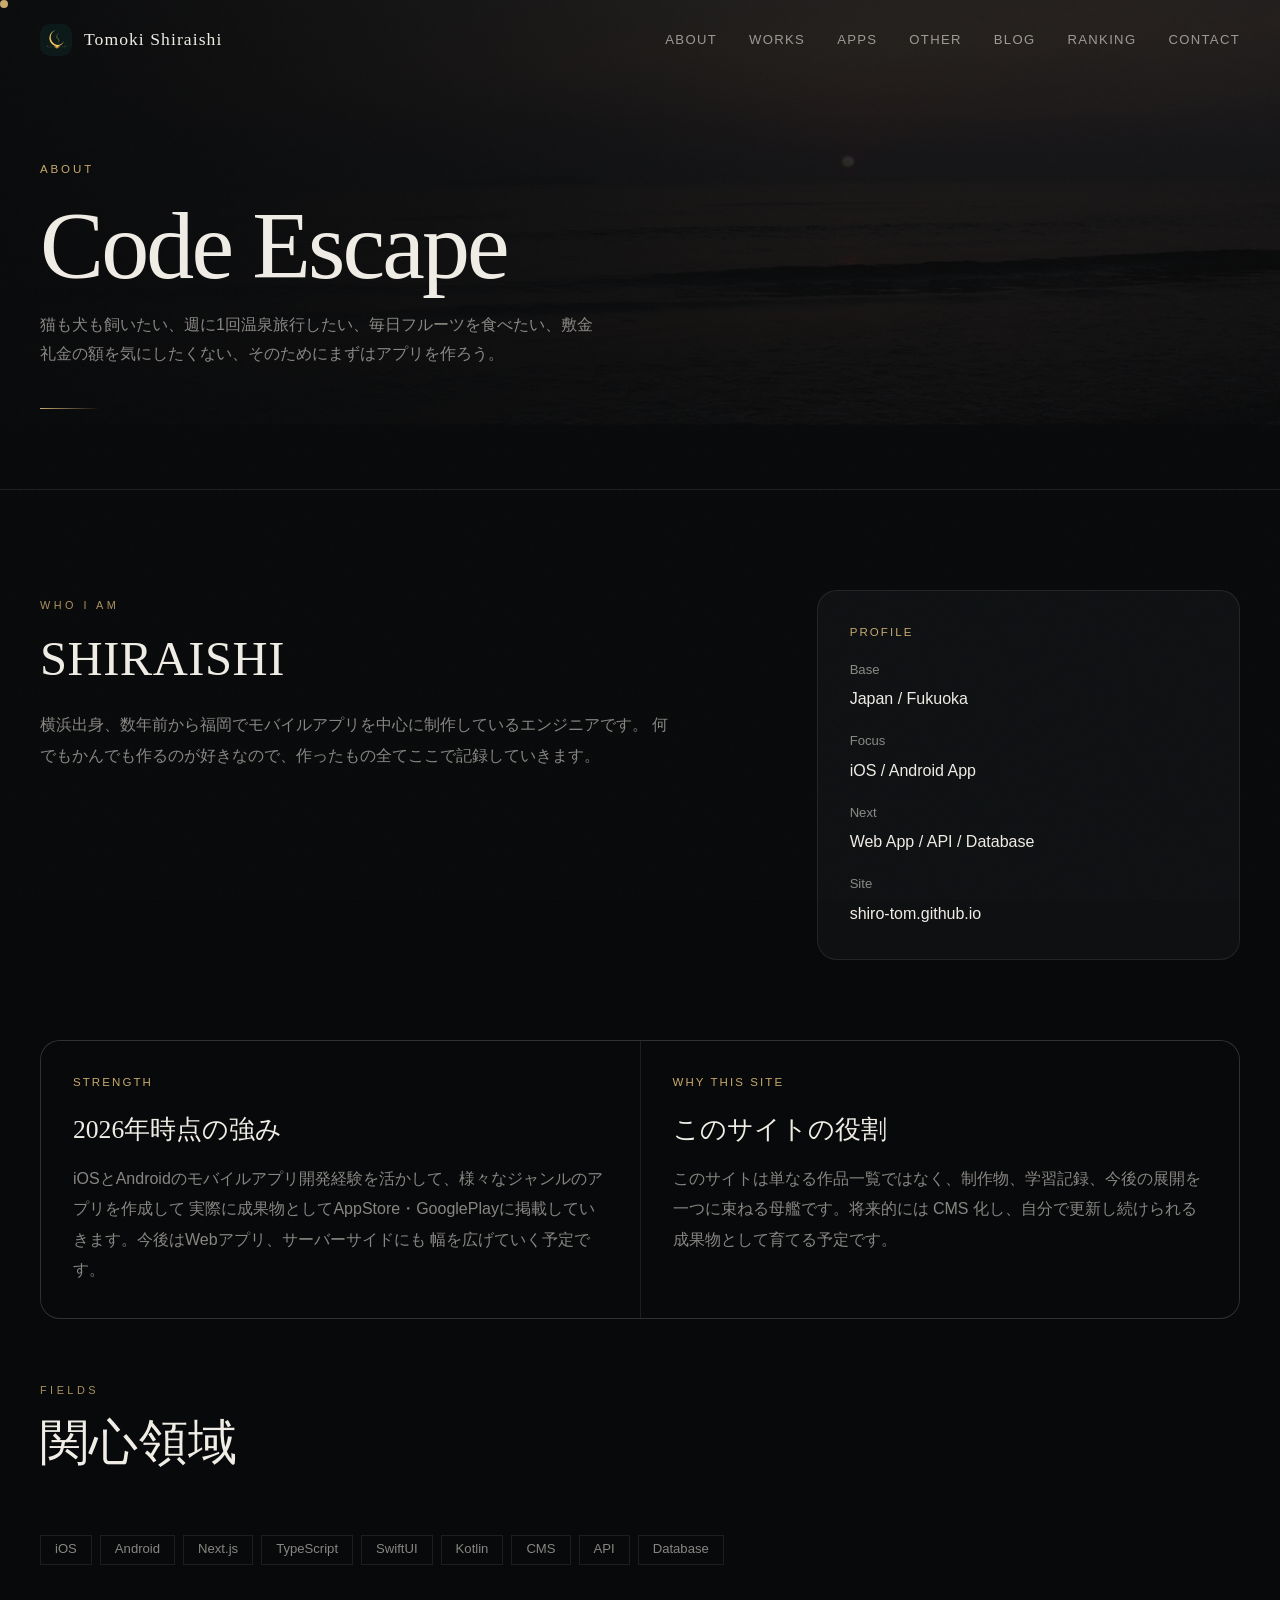
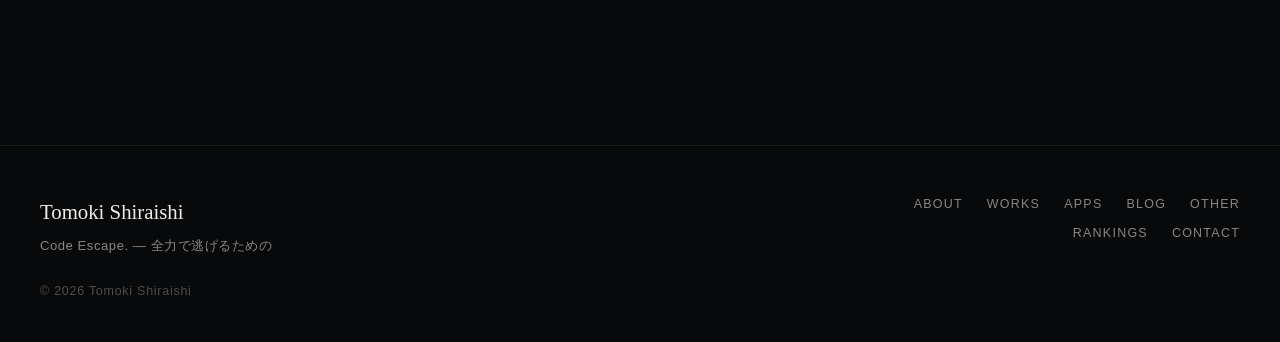
<file: about.html>
<!DOCTYPE html><html lang="ja" class="h-full antialiased"><head><meta charSet="utf-8"/><meta name="viewport" content="width=device-width, initial-scale=1"/><link rel="preload" href="/images/moments/moment_04.jpg" as="image"/><link rel="stylesheet" href="/_next/static/chunks/0-flavjygeul0.css" data-precedence="next"/><link rel="preload" as="script" fetchPriority="low" href="/_next/static/chunks/05tsy9pxtuyv0.js"/><script src="/_next/static/chunks/0pqt~8bl3ukh4.js" async=""></script><script src="/_next/static/chunks/0oui10gukf8nf.js" async=""></script><script src="/_next/static/chunks/0yoi6g0rt32bk.js" async=""></script><script src="/_next/static/chunks/turbopack-0t.r7dhw10ic3.js" async=""></script><script src="/_next/static/chunks/05255frl70h8j.js" async=""></script><script src="/_next/static/chunks/0d3shmwh5_nmn.js" async=""></script><title>Tomoki Shiraishi Portfolio</title><meta name="description" content="Portfolio site of Tomoki Shiraishi"/><link rel="shortcut icon" href="/icon.png"/><link rel="icon" href="/icon.png"/><link rel="apple-touch-icon" href="/apple-icon.png"/><script src="/_next/static/chunks/03~yq9q893hmn.js" noModule=""></script></head><body class="min-h-full flex flex-col bg-background text-foreground"><div hidden=""><!--$--><!--/$--></div><div id="page-transition-overlay" style="position:fixed;inset:0;background:#08090a;z-index:99999;opacity:1;pointer-events:none"></div><header class="site-header"><div class="site-header__inner"><a class="site-logo" href="/"><span class="site-logo__icon-crop" aria-hidden="true"><img alt="" loading="lazy" width="30" height="30" decoding="async" data-nimg="1" class="site-logo__icon" style="color:transparent" src="/images/header-logo-dark.png"/></span><span>Tomoki Shiraishi</span></a><nav class="site-nav" aria-label="Global"><a href="/about">About</a><a href="/works">Works</a><a href="/apps">Apps</a><a href="/other">Other</a><a href="/blog">Blog</a><a href="/rankings">Ranking</a><a href="/contact">Contact</a></nav><button type="button" class="menu-toggle" aria-expanded="false" aria-controls="mobile-navigation" aria-label="Open menu"><span></span><span></span><span></span></button></div><div class="mobile-nav-overlay" aria-hidden="true"></div><nav id="mobile-navigation" class="mobile-nav-drawer" aria-label="Mobile"><button type="button" class="mobile-nav-close" aria-label="Close menu"><span></span><span></span></button><a href="/about">About</a><a href="/works">Works</a><a href="/apps">Apps</a><a href="/other">Other</a><a href="/blog">Blog</a><a href="/rankings">Rankings</a><a href="/contact">Contact</a></nav></header><main class="flex-1"><section class="page-hero"><div class="page-hero__bg" aria-hidden="true"><img src="/images/moments/moment_04.jpg" alt="" class="page-hero__bg-img" data-parallax="0.18"/><div class="page-hero__bg-overlay"></div></div><div class="page-hero__inner container"><p class="page-hero__label">About</p><h1 class="page-hero__title">Code
Escape</h1><p class="page-hero__sub">猫も犬も飼いたい、週に1回温泉旅行したい、毎日フルーツを食べたい、敷金礼金の額を気にしたくない、そのためにまずはアプリを作ろう。</p><div class="page-hero__line" aria-hidden="true"></div></div></section><section class="page-section"><div class="container"><div class="about-hero reveal"><div><p class="section-label">Who I Am</p><h2 class="section-title">SHIRAISHI</h2><p class="section-copy" style="margin-bottom:32px">横浜出身、数年前から福岡でモバイルアプリを中心に制作しているエンジニアです。 何でもかんでも作るのが好きなので、作ったもの全てここで記録していきます。</p></div><aside class="profile-panel reveal reveal-delay-2"><p class="profile-panel__eyebrow">Profile</p><dl class="profile-panel__list"><div><dt>Base</dt><dd>Japan / Fukuoka</dd></div><div><dt>Focus</dt><dd>iOS / Android App</dd></div><div><dt>Next</dt><dd>Web App / API / Database</dd></div><div><dt>Site</dt><dd>shiro-tom.github.io</dd></div></dl></aside></div><div class="content-grid" style="margin-top:80px"><article class="info-card reveal reveal-delay-1"><p class="info-card__label">Strength</p><h2 style="font-family:var(--font-serif);font-size:1.6rem;font-weight:300;margin-bottom:12px">2026年時点の強み</h2><p style="color:var(--muted);line-height:1.9">iOSとAndroidのモバイルアプリ開発経験を活かして、様々なジャンルのアプリを作成して 実際に成果物としてAppStore・GooglePlayに掲載していきます。今後はWebアプリ、サーバーサイドにも 幅を広げていく予定です。</p></article><article class="info-card reveal reveal-delay-2"><p class="info-card__label">Why This Site</p><h2 style="font-family:var(--font-serif);font-size:1.6rem;font-weight:300;margin-bottom:12px">このサイトの役割</h2><p style="color:var(--muted);line-height:1.9">このサイトは単なる作品一覧ではなく、制作物、学習記録、今後の展開を 一つに束ねる母艦です。将来的には CMS 化し、自分で更新し続けられる 成果物として育てる予定です。</p></article></div><section class="stack-section reveal"><div class="section-heading"><div><p class="section-label">Fields</p><h2 class="section-title">関心領域</h2></div></div><div class="tag-cloud"><span>iOS</span><span>Android</span><span>Next.js</span><span>TypeScript</span><span>SwiftUI</span><span>Kotlin</span><span>CMS</span><span>API</span><span>Database</span></div></section></div></section><!--$--><!--/$--></main><footer class="site-footer"><div class="site-footer__inner"><div class="footer-brand"><p class="footer-name">Tomoki Shiraishi</p><p class="footer-tagline">Code Escape. — 全力で逃げるための</p></div><nav class="footer-nav" aria-label="Footer"><a class="footer-nav__link" href="/about">About</a><a class="footer-nav__link" href="/works">Works</a><a class="footer-nav__link" href="/apps">Apps</a><a class="footer-nav__link" href="/blog">Blog</a><a class="footer-nav__link" href="/other">Other</a><a class="footer-nav__link" href="/rankings">Rankings</a><a class="footer-nav__link" href="/contact">Contact</a></nav><p class="footer-copy">© <!-- -->2026<!-- --> Tomoki Shiraishi</p></div></footer><script src="/_next/static/chunks/05tsy9pxtuyv0.js" id="_R_" async=""></script><script>(self.__next_f=self.__next_f||[]).push([0])</script><script>self.__next_f.push([1,"1:\"$Sreact.fragment\"\n2:I[66357,[\"/_next/static/chunks/05255frl70h8j.js\",\"/_next/static/chunks/0d3shmwh5_nmn.js\"],\"default\"]\n3:I[70119,[\"/_next/static/chunks/05255frl70h8j.js\",\"/_next/static/chunks/0d3shmwh5_nmn.js\"],\"default\"]\n4:I[39756,[\"/_next/static/chunks/05255frl70h8j.js\",\"/_next/static/chunks/0d3shmwh5_nmn.js\"],\"default\"]\n5:I[37457,[\"/_next/static/chunks/05255frl70h8j.js\",\"/_next/static/chunks/0d3shmwh5_nmn.js\"],\"default\"]\n6:I[22016,[\"/_next/static/chunks/05255frl70h8j.js\",\"/_next/static/chunks/0d3shmwh5_nmn.js\"],\"\"]\n7:I[52937,[\"/_next/static/chunks/05255frl70h8j.js\",\"/_next/static/chunks/0d3shmwh5_nmn.js\"],\"default\"]\ne:I[68027,[\"/_next/static/chunks/05255frl70h8j.js\",\"/_next/static/chunks/0d3shmwh5_nmn.js\"],\"default\",1]\n:HL[\"/_next/static/chunks/0-flavjygeul0.css\",\"style\"]\n:HL[\"/images/moments/moment_04.jpg\",\"image\"]\n"])</script><script>self.__next_f.push([1,"0:{\"P\":null,\"c\":[\"\",\"about\"],\"q\":\"\",\"i\":false,\"f\":[[[\"\",{\"children\":[\"about\",{\"children\":[\"__PAGE__\",{}]}]},\"$undefined\",\"$undefined\",16],[[\"$\",\"$1\",\"c\",{\"children\":[[[\"$\",\"link\",\"0\",{\"rel\":\"stylesheet\",\"href\":\"/_next/static/chunks/0-flavjygeul0.css\",\"precedence\":\"next\",\"crossOrigin\":\"$undefined\",\"nonce\":\"$undefined\"}],[\"$\",\"script\",\"script-0\",{\"src\":\"/_next/static/chunks/05255frl70h8j.js\",\"async\":true,\"nonce\":\"$undefined\"}],[\"$\",\"script\",\"script-1\",{\"src\":\"/_next/static/chunks/0d3shmwh5_nmn.js\",\"async\":true,\"nonce\":\"$undefined\"}]],[\"$\",\"html\",null,{\"lang\":\"ja\",\"className\":\"h-full antialiased\",\"children\":[\"$\",\"body\",null,{\"className\":\"min-h-full flex flex-col bg-background text-foreground\",\"children\":[[\"$\",\"$L2\",null,{}],[\"$\",\"$L3\",null,{}],[\"$\",\"main\",null,{\"className\":\"flex-1\",\"children\":[\"$\",\"$L4\",null,{\"parallelRouterKey\":\"children\",\"error\":\"$undefined\",\"errorStyles\":\"$undefined\",\"errorScripts\":\"$undefined\",\"template\":[\"$\",\"$L5\",null,{}],\"templateStyles\":\"$undefined\",\"templateScripts\":\"$undefined\",\"notFound\":[[[\"$\",\"title\",null,{\"children\":\"404: This page could not be found.\"}],[\"$\",\"div\",null,{\"style\":{\"fontFamily\":\"system-ui,\\\"Segoe UI\\\",Roboto,Helvetica,Arial,sans-serif,\\\"Apple Color Emoji\\\",\\\"Segoe UI Emoji\\\"\",\"height\":\"100vh\",\"textAlign\":\"center\",\"display\":\"flex\",\"flexDirection\":\"column\",\"alignItems\":\"center\",\"justifyContent\":\"center\"},\"children\":[\"$\",\"div\",null,{\"children\":[[\"$\",\"style\",null,{\"dangerouslySetInnerHTML\":{\"__html\":\"body{color:#000;background:#fff;margin:0}.next-error-h1{border-right:1px solid rgba(0,0,0,.3)}@media (prefers-color-scheme:dark){body{color:#fff;background:#000}.next-error-h1{border-right:1px solid rgba(255,255,255,.3)}}\"}}],[\"$\",\"h1\",null,{\"className\":\"next-error-h1\",\"style\":{\"display\":\"inline-block\",\"margin\":\"0 20px 0 0\",\"padding\":\"0 23px 0 0\",\"fontSize\":24,\"fontWeight\":500,\"verticalAlign\":\"top\",\"lineHeight\":\"49px\"},\"children\":404}],[\"$\",\"div\",null,{\"style\":{\"display\":\"inline-block\"},\"children\":[\"$\",\"h2\",null,{\"style\":{\"fontSize\":14,\"fontWeight\":400,\"lineHeight\":\"49px\",\"margin\":0},\"children\":\"This page could not be found.\"}]}]]}]}]],[]],\"forbidden\":\"$undefined\",\"unauthorized\":\"$undefined\"}]}],[\"$\",\"footer\",null,{\"className\":\"site-footer\",\"children\":[\"$\",\"div\",null,{\"className\":\"site-footer__inner\",\"children\":[[\"$\",\"div\",null,{\"className\":\"footer-brand\",\"children\":[[\"$\",\"p\",null,{\"className\":\"footer-name\",\"children\":\"Tomoki Shiraishi\"}],[\"$\",\"p\",null,{\"className\":\"footer-tagline\",\"children\":\"Code Escape. — 全力で逃げるための\"}]]}],[\"$\",\"nav\",null,{\"className\":\"footer-nav\",\"aria-label\":\"Footer\",\"children\":[[\"$\",\"$L6\",\"/about\",{\"href\":\"/about\",\"className\":\"footer-nav__link\",\"children\":\"About\"}],[\"$\",\"$L6\",\"/works\",{\"href\":\"/works\",\"className\":\"footer-nav__link\",\"children\":\"Works\"}],[\"$\",\"$L6\",\"/apps\",{\"href\":\"/apps\",\"className\":\"footer-nav__link\",\"children\":\"Apps\"}],[\"$\",\"$L6\",\"/blog\",{\"href\":\"/blog\",\"className\":\"footer-nav__link\",\"children\":\"Blog\"}],[\"$\",\"$L6\",\"/other\",{\"href\":\"/other\",\"className\":\"footer-nav__link\",\"children\":\"Other\"}],[\"$\",\"$L6\",\"/rankings\",{\"href\":\"/rankings\",\"className\":\"footer-nav__link\",\"children\":\"Rankings\"}],[\"$\",\"$L6\",\"/contact\",{\"href\":\"/contact\",\"className\":\"footer-nav__link\",\"children\":\"Contact\"}]]}],[\"$\",\"p\",null,{\"className\":\"footer-copy\",\"children\":[\"© \",2026,\" Tomoki Shiraishi\"]}]]}]}],[\"$\",\"$L7\",null,{}]]}]}]]}],{\"children\":[[\"$\",\"$1\",\"c\",{\"children\":[null,[\"$\",\"$L4\",null,{\"parallelRouterKey\":\"children\",\"error\":\"$undefined\",\"errorStyles\":\"$undefined\",\"errorScripts\":\"$undefined\",\"template\":[\"$\",\"$L5\",null,{}],\"templateStyles\":\"$undefined\",\"templateScripts\":\"$undefined\",\"notFound\":\"$undefined\",\"forbidden\":\"$undefined\",\"unauthorized\":\"$undefined\"}]]}],{\"children\":[[\"$\",\"$1\",\"c\",{\"children\":[[[\"$\",\"section\",null,{\"className\":\"page-hero\",\"children\":[[\"$\",\"div\",null,{\"className\":\"page-hero__bg\",\"aria-hidden\":\"true\",\"children\":[[\"$\",\"img\",null,{\"src\":\"/images/moments/moment_04.jpg\",\"alt\":\"\",\"className\":\"page-hero__bg-img\",\"data-parallax\":\"0.18\"}],[\"$\",\"div\",null,{\"className\":\"page-hero__bg-overlay\"}]]}],[\"$\",\"div\",null,{\"className\":\"page-hero__inner container\",\"children\":[[\"$\",\"p\",null,{\"className\":\"page-hero__label\",\"children\":\"About\"}],[\"$\",\"h1\",null,{\"className\":\"page-hero__title\",\"children\":\"Code\\nEscape\"}],[\"$\",\"p\",null,{\"className\":\"page-hero__sub\",\"children\":\"猫も犬も飼いたい、週に1回温泉旅行したい、毎日フルーツを食べたい、敷金礼金の額を気にしたくない、そのためにまずはアプリを作ろう。\"}],[\"$\",\"div\",null,{\"className\":\"page-hero__line\",\"aria-hidden\":\"true\"}]]}]]}],[\"$\",\"section\",null,{\"className\":\"page-section\",\"children\":[\"$\",\"div\",null,{\"className\":\"container\",\"children\":[[\"$\",\"div\",null,{\"className\":\"about-hero reveal\",\"children\":[[\"$\",\"div\",null,{\"children\":[[\"$\",\"p\",null,{\"className\":\"section-label\",\"children\":\"Who I Am\"}],[\"$\",\"h2\",null,{\"className\":\"section-title\",\"children\":\"SHIRAISHI\"}],[\"$\",\"p\",null,{\"className\":\"section-copy\",\"style\":{\"marginBottom\":\"32px\"},\"children\":\"横浜出身、数年前から福岡でモバイルアプリを中心に制作しているエンジニアです。 何でもかんでも作るのが好きなので、作ったもの全てここで記録していきます。\"}]]}],\"$L8\"]}],\"$L9\",\"$La\"]}]}]],null,\"$Lb\"]}],{},null,false,null]},null,false,\"$@c\"]},null,false,null],\"$Ld\",false]],\"m\":\"$undefined\",\"G\":[\"$e\",[\"$Lf\"]],\"S\":true,\"h\":null,\"s\":\"$undefined\",\"l\":\"$undefined\",\"p\":\"$undefined\",\"d\":\"$undefined\",\"b\":\"gwgv-fAZtxCQL9dE2IXTz\"}\n"])</script><script>self.__next_f.push([1,"10:I[97367,[\"/_next/static/chunks/05255frl70h8j.js\",\"/_next/static/chunks/0d3shmwh5_nmn.js\"],\"OutletBoundary\"]\n11:\"$Sreact.suspense\"\n14:I[97367,[\"/_next/static/chunks/05255frl70h8j.js\",\"/_next/static/chunks/0d3shmwh5_nmn.js\"],\"ViewportBoundary\"]\n16:I[97367,[\"/_next/static/chunks/05255frl70h8j.js\",\"/_next/static/chunks/0d3shmwh5_nmn.js\"],\"MetadataBoundary\"]\n8:[\"$\",\"aside\",null,{\"className\":\"profile-panel reveal reveal-delay-2\",\"children\":[[\"$\",\"p\",null,{\"className\":\"profile-panel__eyebrow\",\"children\":\"Profile\"}],[\"$\",\"dl\",null,{\"className\":\"profile-panel__list\",\"children\":[[\"$\",\"div\",null,{\"children\":[[\"$\",\"dt\",null,{\"children\":\"Base\"}],[\"$\",\"dd\",null,{\"children\":\"Japan / Fukuoka\"}]]}],[\"$\",\"div\",null,{\"children\":[[\"$\",\"dt\",null,{\"children\":\"Focus\"}],[\"$\",\"dd\",null,{\"children\":\"iOS / Android App\"}]]}],[\"$\",\"div\",null,{\"children\":[[\"$\",\"dt\",null,{\"children\":\"Next\"}],[\"$\",\"dd\",null,{\"children\":\"Web App / API / Database\"}]]}],[\"$\",\"div\",null,{\"children\":[[\"$\",\"dt\",null,{\"children\":\"Site\"}],[\"$\",\"dd\",null,{\"children\":\"shiro-tom.github.io\"}]]}]]}]]}]\n9:[\"$\",\"div\",null,{\"className\":\"content-grid\",\"style\":{\"marginTop\":\"80px\"},\"children\":[[\"$\",\"article\",null,{\"className\":\"info-card reveal reveal-delay-1\",\"children\":[[\"$\",\"p\",null,{\"className\":\"info-card__label\",\"children\":\"Strength\"}],[\"$\",\"h2\",null,{\"style\":{\"fontFamily\":\"var(--font-serif)\",\"fontSize\":\"1.6rem\",\"fontWeight\":300,\"marginBottom\":\"12px\"},\"children\":\"2026年時点の強み\"}],[\"$\",\"p\",null,{\"style\":{\"color\":\"var(--muted)\",\"lineHeight\":1.9},\"children\":\"iOSとAndroidのモバイルアプリ開発経験を活かして、様々なジャンルのアプリを作成して 実際に成果物としてAppStore・GooglePlayに掲載していきます。今後はWebアプリ、サーバーサイドにも 幅を広げていく予定です。\"}]]}],[\"$\",\"article\",null,{\"className\":\"info-card reveal reveal-delay-2\",\"children\":[[\"$\",\"p\",null,{\"className\":\"info-card__label\",\"children\":\"Why This Site\"}],[\"$\",\"h2\",null,{\"style\":{\"fontFamily\":\"var(--font-serif)\",\"fontSize\":\"1.6rem\",\"fontWeight\":300,\"marginBottom\":\"12px\"},\"children\":\"このサイトの役割\"}],[\"$\",\"p\",null,{\"style\":{\"color\":\"var(--muted)\",\"lineHeight\":1.9},\"children\":\"このサイトは単なる作品一覧ではなく、制作物、学習記録、今後の展開を 一つに束ねる母艦です。将来的には CMS 化し、自分で更新し続けられる 成果物として育てる予定です。\"}]]}]]}]\na:[\"$\",\"section\",null,{\"className\":\"stack-section reveal\",\"children\":[[\"$\",\"div\",null,{\"className\":\"section-heading\",\"children\":[\"$\",\"div\",null,{\"children\":[[\"$\",\"p\",null,{\"className\":\"section-label\",\"children\":\"Fields\"}],[\"$\",\"h2\",null,{\"className\":\"section-title\",\"children\":\"関心領域\"}]]}]}],[\"$\",\"div\",null,{\"className\":\"tag-cloud\",\"children\":[[\"$\",\"span\",\"iOS\",{\"children\":\"iOS\"}],[\"$\",\"span\",\"Android\",{\"children\":\"Android\"}],[\"$\",\"span\",\"Next.js\",{\"children\":\"Next.js\"}],[\"$\",\"span\",\"TypeScript\",{\"children\":\"TypeScript\"}],[\"$\",\"span\",\"SwiftUI\",{\"children\":\"SwiftUI\"}],[\"$\",\"span\",\"Kotlin\",{\"children\":\"Kotlin\"}],[\"$\",\"span\",\"CMS\",{\"children\":\"CMS\"}],[\"$\",\"span\",\"API\",{\"children\":\"API\"}],[\"$\",\"span\",\"Database\",{\"children\":\"Database\"}]]}]]}]\nb:[\"$\",\"$L10\",null,{\"children\":[\"$\",\"$11\",null,{\"name\":\"Next.MetadataOutlet\",\"children\":\"$@12\"}]}]\n13:[]\nc:\"$W13\"\nd:[\"$\",\"$1\",\"h\",{\"children\":[null,[\"$\",\"$L14\",null,{\"children\":\"$L15\"}],[\"$\",\"div\",null,{\"hidden\":true,\"children\":[\"$\",\"$L16\",null,{\"children\":[\"$\",\"$11\",null,{\"name\":\"Next.Metadata\",\"children\":\"$L17\"}]}]}],null]}]\nf:[\"$\",\"link\",\"0\",{\"rel\":\"stylesheet\",\"href\":\"/_next/static/chunks/0-flavjygeul0.css\",\"precedence\":\"next\",\"crossOrigin\":\"$undefined\",\"nonce\":\"$undefined\"}]\n"])</script><script>self.__next_f.push([1,"15:[[\"$\",\"meta\",\"0\",{\"charSet\":\"utf-8\"}],[\"$\",\"meta\",\"1\",{\"name\":\"viewport\",\"content\":\"width=device-width, initial-scale=1\"}]]\n"])</script><script>self.__next_f.push([1,"18:I[27201,[\"/_next/static/chunks/05255frl70h8j.js\",\"/_next/static/chunks/0d3shmwh5_nmn.js\"],\"IconMark\"]\n12:null\n17:[[\"$\",\"title\",\"0\",{\"children\":\"Tomoki Shiraishi Portfolio\"}],[\"$\",\"meta\",\"1\",{\"name\":\"description\",\"content\":\"Portfolio site of Tomoki Shiraishi\"}],[\"$\",\"link\",\"2\",{\"rel\":\"shortcut icon\",\"href\":\"/icon.png\"}],[\"$\",\"link\",\"3\",{\"rel\":\"icon\",\"href\":\"/icon.png\"}],[\"$\",\"link\",\"4\",{\"rel\":\"apple-touch-icon\",\"href\":\"/apple-icon.png\"}],[\"$\",\"$L18\",\"5\",{}]]\n"])</script></body></html>
</file>
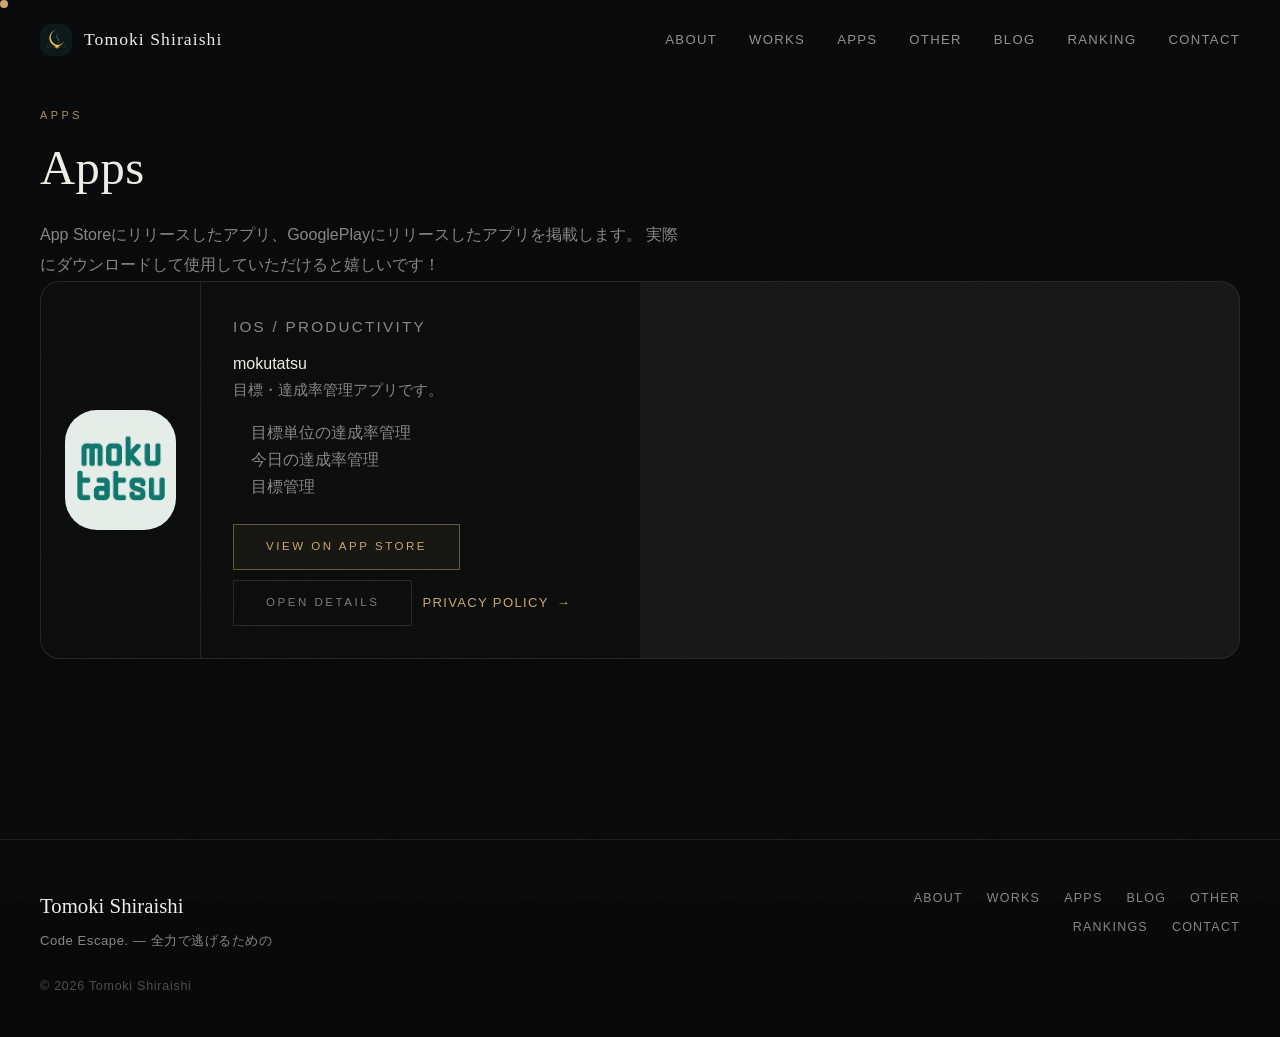
<file: apps.html>
<!DOCTYPE html><html lang="ja" class="h-full antialiased"><head><meta charSet="utf-8"/><meta name="viewport" content="width=device-width, initial-scale=1"/><link rel="stylesheet" href="/_next/static/chunks/0-flavjygeul0.css" data-precedence="next"/><link rel="preload" as="script" fetchPriority="low" href="/_next/static/chunks/05tsy9pxtuyv0.js"/><script src="/_next/static/chunks/0pqt~8bl3ukh4.js" async=""></script><script src="/_next/static/chunks/0oui10gukf8nf.js" async=""></script><script src="/_next/static/chunks/0yoi6g0rt32bk.js" async=""></script><script src="/_next/static/chunks/turbopack-0t.r7dhw10ic3.js" async=""></script><script src="/_next/static/chunks/05255frl70h8j.js" async=""></script><script src="/_next/static/chunks/0d3shmwh5_nmn.js" async=""></script><title>Tomoki Shiraishi Portfolio</title><meta name="description" content="Portfolio site of Tomoki Shiraishi"/><link rel="shortcut icon" href="/icon.png"/><link rel="icon" href="/icon.png"/><link rel="apple-touch-icon" href="/apple-icon.png"/><script src="/_next/static/chunks/03~yq9q893hmn.js" noModule=""></script></head><body class="min-h-full flex flex-col bg-background text-foreground"><div hidden=""><!--$--><!--/$--></div><div id="page-transition-overlay" style="position:fixed;inset:0;background:#08090a;z-index:99999;opacity:1;pointer-events:none"></div><header class="site-header"><div class="site-header__inner"><a class="site-logo" href="/"><span class="site-logo__icon-crop" aria-hidden="true"><img alt="" loading="lazy" width="30" height="30" decoding="async" data-nimg="1" class="site-logo__icon" style="color:transparent" src="/images/header-logo-dark.png"/></span><span>Tomoki Shiraishi</span></a><nav class="site-nav" aria-label="Global"><a href="/about">About</a><a href="/works">Works</a><a href="/apps">Apps</a><a href="/other">Other</a><a href="/blog">Blog</a><a href="/rankings">Ranking</a><a href="/contact">Contact</a></nav><button type="button" class="menu-toggle" aria-expanded="false" aria-controls="mobile-navigation" aria-label="Open menu"><span></span><span></span><span></span></button></div><div class="mobile-nav-overlay" aria-hidden="true"></div><nav id="mobile-navigation" class="mobile-nav-drawer" aria-label="Mobile"><button type="button" class="mobile-nav-close" aria-label="Close menu"><span></span><span></span></button><a href="/about">About</a><a href="/works">Works</a><a href="/apps">Apps</a><a href="/other">Other</a><a href="/blog">Blog</a><a href="/rankings">Rankings</a><a href="/contact">Contact</a></nav></header><main class="flex-1"><section class="page-section"><div class="container"><p class="section-label">Apps</p><h1 class="section-title">Apps</h1><p class="section-copy">App Storeにリリースしたアプリ、GooglePlayにリリースしたアプリを掲載します。 実際にダウンロードして使用していただけると嬉しいです！</p><div class="app-grid"><article class="app-card"><div class="app-card__visual app-card__visual--large" aria-hidden="true"><img alt="mokutatsu icon" loading="lazy" width="112" height="112" decoding="async" data-nimg="1" class="app-icon-image app-icon-image--large" style="color:transparent" src="/images/apps/mokutatsu-icon.png"/></div><div class="app-card__body"><p class="app-card__meta">iOS<!-- --> / <!-- -->Productivity</p><h2>mokutatsu</h2><p>目標・達成率管理アプリです。</p><ul class="app-card__highlights" aria-label="mokutatsu highlights"><li>目標単位の達成率管理</li><li>今日の達成率管理</li><li>目標管理</li></ul><div class="app-card__actions"><a href="https://apps.apple.com/jp/app/id6755245904" class="button-link">View on App Store</a><a class="button-link button-link-secondary" href="/apps/mokutatsu">Open details</a><a class="text-link" href="/apps/mokutatsu/privacy">Privacy Policy</a></div></div></article></div></div></section><!--$--><!--/$--></main><footer class="site-footer"><div class="site-footer__inner"><div class="footer-brand"><p class="footer-name">Tomoki Shiraishi</p><p class="footer-tagline">Code Escape. — 全力で逃げるための</p></div><nav class="footer-nav" aria-label="Footer"><a class="footer-nav__link" href="/about">About</a><a class="footer-nav__link" href="/works">Works</a><a class="footer-nav__link" href="/apps">Apps</a><a class="footer-nav__link" href="/blog">Blog</a><a class="footer-nav__link" href="/other">Other</a><a class="footer-nav__link" href="/rankings">Rankings</a><a class="footer-nav__link" href="/contact">Contact</a></nav><p class="footer-copy">© <!-- -->2026<!-- --> Tomoki Shiraishi</p></div></footer><script src="/_next/static/chunks/05tsy9pxtuyv0.js" id="_R_" async=""></script><script>(self.__next_f=self.__next_f||[]).push([0])</script><script>self.__next_f.push([1,"1:\"$Sreact.fragment\"\n2:I[66357,[\"/_next/static/chunks/05255frl70h8j.js\",\"/_next/static/chunks/0d3shmwh5_nmn.js\"],\"default\"]\n3:I[70119,[\"/_next/static/chunks/05255frl70h8j.js\",\"/_next/static/chunks/0d3shmwh5_nmn.js\"],\"default\"]\n4:I[39756,[\"/_next/static/chunks/05255frl70h8j.js\",\"/_next/static/chunks/0d3shmwh5_nmn.js\"],\"default\"]\n5:I[37457,[\"/_next/static/chunks/05255frl70h8j.js\",\"/_next/static/chunks/0d3shmwh5_nmn.js\"],\"default\"]\n6:I[22016,[\"/_next/static/chunks/05255frl70h8j.js\",\"/_next/static/chunks/0d3shmwh5_nmn.js\"],\"\"]\n7:I[52937,[\"/_next/static/chunks/05255frl70h8j.js\",\"/_next/static/chunks/0d3shmwh5_nmn.js\"],\"default\"]\n8:I[5500,[\"/_next/static/chunks/05255frl70h8j.js\",\"/_next/static/chunks/0d3shmwh5_nmn.js\"],\"Image\"]\nf:I[68027,[\"/_next/static/chunks/05255frl70h8j.js\",\"/_next/static/chunks/0d3shmwh5_nmn.js\"],\"default\",1]\n:HL[\"/_next/static/chunks/0-flavjygeul0.css\",\"style\"]\n"])</script><script>self.__next_f.push([1,"0:{\"P\":null,\"c\":[\"\",\"apps\"],\"q\":\"\",\"i\":false,\"f\":[[[\"\",{\"children\":[\"apps\",{\"children\":[\"__PAGE__\",{}]}]},\"$undefined\",\"$undefined\",16],[[\"$\",\"$1\",\"c\",{\"children\":[[[\"$\",\"link\",\"0\",{\"rel\":\"stylesheet\",\"href\":\"/_next/static/chunks/0-flavjygeul0.css\",\"precedence\":\"next\",\"crossOrigin\":\"$undefined\",\"nonce\":\"$undefined\"}],[\"$\",\"script\",\"script-0\",{\"src\":\"/_next/static/chunks/05255frl70h8j.js\",\"async\":true,\"nonce\":\"$undefined\"}],[\"$\",\"script\",\"script-1\",{\"src\":\"/_next/static/chunks/0d3shmwh5_nmn.js\",\"async\":true,\"nonce\":\"$undefined\"}]],[\"$\",\"html\",null,{\"lang\":\"ja\",\"className\":\"h-full antialiased\",\"children\":[\"$\",\"body\",null,{\"className\":\"min-h-full flex flex-col bg-background text-foreground\",\"children\":[[\"$\",\"$L2\",null,{}],[\"$\",\"$L3\",null,{}],[\"$\",\"main\",null,{\"className\":\"flex-1\",\"children\":[\"$\",\"$L4\",null,{\"parallelRouterKey\":\"children\",\"error\":\"$undefined\",\"errorStyles\":\"$undefined\",\"errorScripts\":\"$undefined\",\"template\":[\"$\",\"$L5\",null,{}],\"templateStyles\":\"$undefined\",\"templateScripts\":\"$undefined\",\"notFound\":[[[\"$\",\"title\",null,{\"children\":\"404: This page could not be found.\"}],[\"$\",\"div\",null,{\"style\":{\"fontFamily\":\"system-ui,\\\"Segoe UI\\\",Roboto,Helvetica,Arial,sans-serif,\\\"Apple Color Emoji\\\",\\\"Segoe UI Emoji\\\"\",\"height\":\"100vh\",\"textAlign\":\"center\",\"display\":\"flex\",\"flexDirection\":\"column\",\"alignItems\":\"center\",\"justifyContent\":\"center\"},\"children\":[\"$\",\"div\",null,{\"children\":[[\"$\",\"style\",null,{\"dangerouslySetInnerHTML\":{\"__html\":\"body{color:#000;background:#fff;margin:0}.next-error-h1{border-right:1px solid rgba(0,0,0,.3)}@media (prefers-color-scheme:dark){body{color:#fff;background:#000}.next-error-h1{border-right:1px solid rgba(255,255,255,.3)}}\"}}],[\"$\",\"h1\",null,{\"className\":\"next-error-h1\",\"style\":{\"display\":\"inline-block\",\"margin\":\"0 20px 0 0\",\"padding\":\"0 23px 0 0\",\"fontSize\":24,\"fontWeight\":500,\"verticalAlign\":\"top\",\"lineHeight\":\"49px\"},\"children\":404}],[\"$\",\"div\",null,{\"style\":{\"display\":\"inline-block\"},\"children\":[\"$\",\"h2\",null,{\"style\":{\"fontSize\":14,\"fontWeight\":400,\"lineHeight\":\"49px\",\"margin\":0},\"children\":\"This page could not be found.\"}]}]]}]}]],[]],\"forbidden\":\"$undefined\",\"unauthorized\":\"$undefined\"}]}],[\"$\",\"footer\",null,{\"className\":\"site-footer\",\"children\":[\"$\",\"div\",null,{\"className\":\"site-footer__inner\",\"children\":[[\"$\",\"div\",null,{\"className\":\"footer-brand\",\"children\":[[\"$\",\"p\",null,{\"className\":\"footer-name\",\"children\":\"Tomoki Shiraishi\"}],[\"$\",\"p\",null,{\"className\":\"footer-tagline\",\"children\":\"Code Escape. — 全力で逃げるための\"}]]}],[\"$\",\"nav\",null,{\"className\":\"footer-nav\",\"aria-label\":\"Footer\",\"children\":[[\"$\",\"$L6\",\"/about\",{\"href\":\"/about\",\"className\":\"footer-nav__link\",\"children\":\"About\"}],[\"$\",\"$L6\",\"/works\",{\"href\":\"/works\",\"className\":\"footer-nav__link\",\"children\":\"Works\"}],[\"$\",\"$L6\",\"/apps\",{\"href\":\"/apps\",\"className\":\"footer-nav__link\",\"children\":\"Apps\"}],[\"$\",\"$L6\",\"/blog\",{\"href\":\"/blog\",\"className\":\"footer-nav__link\",\"children\":\"Blog\"}],[\"$\",\"$L6\",\"/other\",{\"href\":\"/other\",\"className\":\"footer-nav__link\",\"children\":\"Other\"}],[\"$\",\"$L6\",\"/rankings\",{\"href\":\"/rankings\",\"className\":\"footer-nav__link\",\"children\":\"Rankings\"}],[\"$\",\"$L6\",\"/contact\",{\"href\":\"/contact\",\"className\":\"footer-nav__link\",\"children\":\"Contact\"}]]}],[\"$\",\"p\",null,{\"className\":\"footer-copy\",\"children\":[\"© \",2026,\" Tomoki Shiraishi\"]}]]}]}],[\"$\",\"$L7\",null,{}]]}]}]]}],{\"children\":[[\"$\",\"$1\",\"c\",{\"children\":[null,[\"$\",\"$L4\",null,{\"parallelRouterKey\":\"children\",\"error\":\"$undefined\",\"errorStyles\":\"$undefined\",\"errorScripts\":\"$undefined\",\"template\":[\"$\",\"$L5\",null,{}],\"templateStyles\":\"$undefined\",\"templateScripts\":\"$undefined\",\"notFound\":\"$undefined\",\"forbidden\":\"$undefined\",\"unauthorized\":\"$undefined\"}]]}],{\"children\":[[\"$\",\"$1\",\"c\",{\"children\":[[\"$\",\"section\",null,{\"className\":\"page-section\",\"children\":[\"$\",\"div\",null,{\"className\":\"container\",\"children\":[[\"$\",\"p\",null,{\"className\":\"section-label\",\"children\":\"Apps\"}],[\"$\",\"h1\",null,{\"className\":\"section-title\",\"children\":\"Apps\"}],[\"$\",\"p\",null,{\"className\":\"section-copy\",\"children\":\"App Storeにリリースしたアプリ、GooglePlayにリリースしたアプリを掲載します。 実際にダウンロードして使用していただけると嬉しいです！\"}],[\"$\",\"div\",null,{\"className\":\"app-grid\",\"children\":[[\"$\",\"article\",\"mokutatsu\",{\"className\":\"app-card\",\"children\":[[\"$\",\"div\",null,{\"className\":\"app-card__visual app-card__visual--large\",\"aria-hidden\":\"true\",\"children\":[\"$\",\"$L8\",null,{\"src\":\"/images/apps/mokutatsu-icon.png\",\"alt\":\"mokutatsu icon\",\"width\":112,\"height\":112,\"className\":\"app-icon-image app-icon-image--large\"}]}],[\"$\",\"div\",null,{\"className\":\"app-card__body\",\"children\":[[\"$\",\"p\",null,{\"className\":\"app-card__meta\",\"children\":[\"iOS\",\" / \",\"Productivity\"]}],[\"$\",\"h2\",null,{\"children\":\"mokutatsu\"}],[\"$\",\"p\",null,{\"children\":\"目標・達成率管理アプリです。\"}],[\"$\",\"ul\",null,{\"className\":\"app-card__highlights\",\"aria-label\":\"mokutatsu highlights\",\"children\":[[\"$\",\"li\",\"目標単位の達成率管理\",{\"children\":\"目標単位の達成率管理\"}],[\"$\",\"li\",\"今日の達成率管理\",{\"children\":\"今日の達成率管理\"}],[\"$\",\"li\",\"目標管理\",{\"children\":\"目標管理\"}]]}],[\"$\",\"div\",null,{\"className\":\"app-card__actions\",\"children\":[\"$L9\",\"$La\",\"$Lb\"]}]]}]]}]]}]]}]}],null,\"$Lc\"]}],{},null,false,null]},null,false,\"$@d\"]},null,false,null],\"$Le\",false]],\"m\":\"$undefined\",\"G\":[\"$f\",[\"$L10\"]],\"S\":true,\"h\":null,\"s\":\"$undefined\",\"l\":\"$undefined\",\"p\":\"$undefined\",\"d\":\"$undefined\",\"b\":\"gwgv-fAZtxCQL9dE2IXTz\"}\n"])</script><script>self.__next_f.push([1,"11:I[97367,[\"/_next/static/chunks/05255frl70h8j.js\",\"/_next/static/chunks/0d3shmwh5_nmn.js\"],\"OutletBoundary\"]\n12:\"$Sreact.suspense\"\n15:I[97367,[\"/_next/static/chunks/05255frl70h8j.js\",\"/_next/static/chunks/0d3shmwh5_nmn.js\"],\"ViewportBoundary\"]\n17:I[97367,[\"/_next/static/chunks/05255frl70h8j.js\",\"/_next/static/chunks/0d3shmwh5_nmn.js\"],\"MetadataBoundary\"]\n9:[\"$\",\"a\",null,{\"href\":\"https://apps.apple.com/jp/app/id6755245904\",\"className\":\"button-link\",\"children\":\"View on App Store\"}]\na:[\"$\",\"$L6\",null,{\"href\":\"/apps/mokutatsu\",\"className\":\"button-link button-link-secondary\",\"children\":\"Open details\"}]\nb:[\"$\",\"$L6\",null,{\"href\":\"/apps/mokutatsu/privacy\",\"className\":\"text-link\",\"children\":\"Privacy Policy\"}]\nc:[\"$\",\"$L11\",null,{\"children\":[\"$\",\"$12\",null,{\"name\":\"Next.MetadataOutlet\",\"children\":\"$@13\"}]}]\n14:[]\nd:\"$W14\"\ne:[\"$\",\"$1\",\"h\",{\"children\":[null,[\"$\",\"$L15\",null,{\"children\":\"$L16\"}],[\"$\",\"div\",null,{\"hidden\":true,\"children\":[\"$\",\"$L17\",null,{\"children\":[\"$\",\"$12\",null,{\"name\":\"Next.Metadata\",\"children\":\"$L18\"}]}]}],null]}]\n10:[\"$\",\"link\",\"0\",{\"rel\":\"stylesheet\",\"href\":\"/_next/static/chunks/0-flavjygeul0.css\",\"precedence\":\"next\",\"crossOrigin\":\"$undefined\",\"nonce\":\"$undefined\"}]\n"])</script><script>self.__next_f.push([1,"16:[[\"$\",\"meta\",\"0\",{\"charSet\":\"utf-8\"}],[\"$\",\"meta\",\"1\",{\"name\":\"viewport\",\"content\":\"width=device-width, initial-scale=1\"}]]\n"])</script><script>self.__next_f.push([1,"19:I[27201,[\"/_next/static/chunks/05255frl70h8j.js\",\"/_next/static/chunks/0d3shmwh5_nmn.js\"],\"IconMark\"]\n13:null\n18:[[\"$\",\"title\",\"0\",{\"children\":\"Tomoki Shiraishi Portfolio\"}],[\"$\",\"meta\",\"1\",{\"name\":\"description\",\"content\":\"Portfolio site of Tomoki Shiraishi\"}],[\"$\",\"link\",\"2\",{\"rel\":\"shortcut icon\",\"href\":\"/icon.png\"}],[\"$\",\"link\",\"3\",{\"rel\":\"icon\",\"href\":\"/icon.png\"}],[\"$\",\"link\",\"4\",{\"rel\":\"apple-touch-icon\",\"href\":\"/apple-icon.png\"}],[\"$\",\"$L19\",\"5\",{}]]\n"])</script></body></html>
</file>
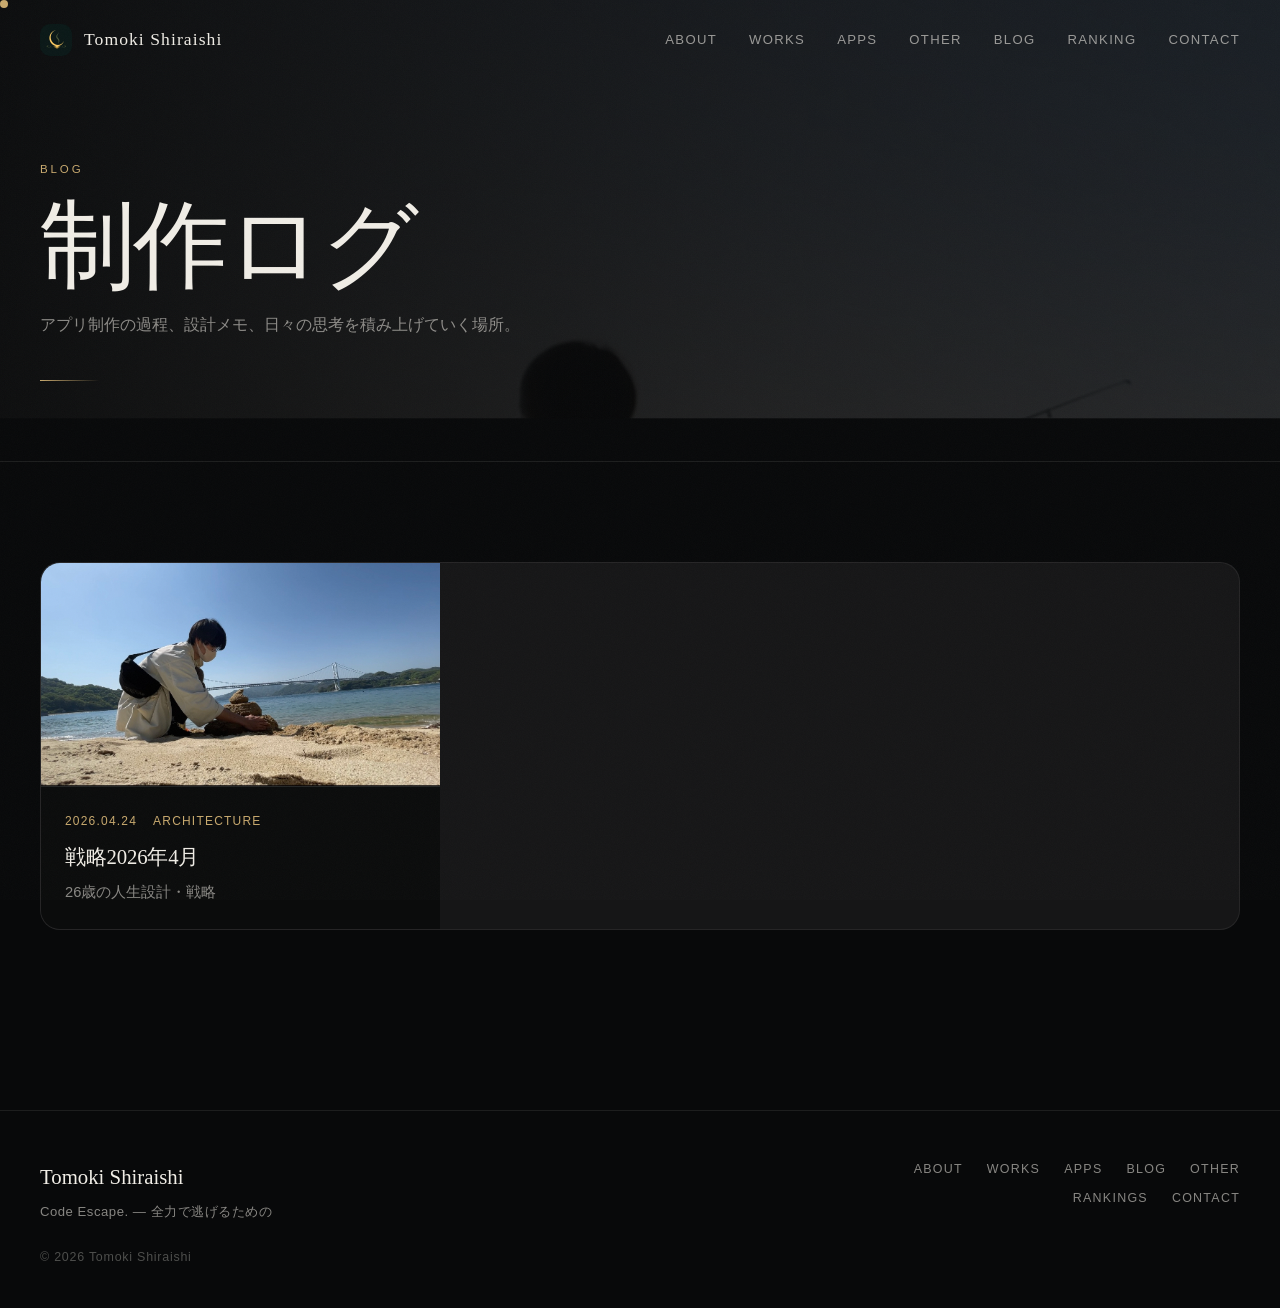
<file: blog.html>
<!DOCTYPE html><html lang="ja" class="h-full antialiased"><head><meta charSet="utf-8"/><meta name="viewport" content="width=device-width, initial-scale=1"/><link rel="preload" href="/images/moments/moment_08.jpg" as="image"/><link rel="stylesheet" href="/_next/static/chunks/0-flavjygeul0.css" data-precedence="next"/><link rel="preload" as="script" fetchPriority="low" href="/_next/static/chunks/05tsy9pxtuyv0.js"/><script src="/_next/static/chunks/0pqt~8bl3ukh4.js" async=""></script><script src="/_next/static/chunks/0oui10gukf8nf.js" async=""></script><script src="/_next/static/chunks/0yoi6g0rt32bk.js" async=""></script><script src="/_next/static/chunks/turbopack-0t.r7dhw10ic3.js" async=""></script><script src="/_next/static/chunks/05255frl70h8j.js" async=""></script><script src="/_next/static/chunks/0d3shmwh5_nmn.js" async=""></script><title>Tomoki Shiraishi Portfolio</title><meta name="description" content="Portfolio site of Tomoki Shiraishi"/><link rel="shortcut icon" href="/icon.png"/><link rel="icon" href="/icon.png"/><link rel="apple-touch-icon" href="/apple-icon.png"/><script src="/_next/static/chunks/03~yq9q893hmn.js" noModule=""></script></head><body class="min-h-full flex flex-col bg-background text-foreground"><div hidden=""><!--$--><!--/$--></div><div id="page-transition-overlay" style="position:fixed;inset:0;background:#08090a;z-index:99999;opacity:1;pointer-events:none"></div><header class="site-header"><div class="site-header__inner"><a class="site-logo" href="/"><span class="site-logo__icon-crop" aria-hidden="true"><img alt="" loading="lazy" width="30" height="30" decoding="async" data-nimg="1" class="site-logo__icon" style="color:transparent" src="/images/header-logo-dark.png"/></span><span>Tomoki Shiraishi</span></a><nav class="site-nav" aria-label="Global"><a href="/about">About</a><a href="/works">Works</a><a href="/apps">Apps</a><a href="/other">Other</a><a href="/blog">Blog</a><a href="/rankings">Ranking</a><a href="/contact">Contact</a></nav><button type="button" class="menu-toggle" aria-expanded="false" aria-controls="mobile-navigation" aria-label="Open menu"><span></span><span></span><span></span></button></div><div class="mobile-nav-overlay" aria-hidden="true"></div><nav id="mobile-navigation" class="mobile-nav-drawer" aria-label="Mobile"><button type="button" class="mobile-nav-close" aria-label="Close menu"><span></span><span></span></button><a href="/about">About</a><a href="/works">Works</a><a href="/apps">Apps</a><a href="/other">Other</a><a href="/blog">Blog</a><a href="/rankings">Rankings</a><a href="/contact">Contact</a></nav></header><main class="flex-1"><section class="page-hero"><div class="page-hero__bg" aria-hidden="true"><img src="/images/moments/moment_08.jpg" alt="" class="page-hero__bg-img" data-parallax="0.18"/><div class="page-hero__bg-overlay"></div></div><div class="page-hero__inner container"><p class="page-hero__label">Blog</p><h1 class="page-hero__title">制作ログ</h1><p class="page-hero__sub">アプリ制作の過程、設計メモ、日々の思考を積み上げていく場所。</p><div class="page-hero__line" aria-hidden="true"></div></div></section><section class="page-section"><div class="container"><div class="post-list"><a class="post-card post-card--link reveal reveal-delay-1" href="/blog/future-cms-plan"><article><div class="post-card__visual" aria-hidden="true"><img alt="" loading="lazy" width="640" height="360" decoding="async" data-nimg="1" class="post-card__image" style="color:transparent" src="/images/posts/blog002.jpg"/></div><p class="post-card__meta"><span>2026.04.24</span><span>Architecture</span></p><h2 class="post-card__title">戦略2026年4月</h2><p>26歳の人生設計・戦略</p></article></a></div></div></section><!--$--><!--/$--></main><footer class="site-footer"><div class="site-footer__inner"><div class="footer-brand"><p class="footer-name">Tomoki Shiraishi</p><p class="footer-tagline">Code Escape. — 全力で逃げるための</p></div><nav class="footer-nav" aria-label="Footer"><a class="footer-nav__link" href="/about">About</a><a class="footer-nav__link" href="/works">Works</a><a class="footer-nav__link" href="/apps">Apps</a><a class="footer-nav__link" href="/blog">Blog</a><a class="footer-nav__link" href="/other">Other</a><a class="footer-nav__link" href="/rankings">Rankings</a><a class="footer-nav__link" href="/contact">Contact</a></nav><p class="footer-copy">© <!-- -->2026<!-- --> Tomoki Shiraishi</p></div></footer><script src="/_next/static/chunks/05tsy9pxtuyv0.js" id="_R_" async=""></script><script>(self.__next_f=self.__next_f||[]).push([0])</script><script>self.__next_f.push([1,"1:\"$Sreact.fragment\"\n2:I[66357,[\"/_next/static/chunks/05255frl70h8j.js\",\"/_next/static/chunks/0d3shmwh5_nmn.js\"],\"default\"]\n3:I[70119,[\"/_next/static/chunks/05255frl70h8j.js\",\"/_next/static/chunks/0d3shmwh5_nmn.js\"],\"default\"]\n4:I[39756,[\"/_next/static/chunks/05255frl70h8j.js\",\"/_next/static/chunks/0d3shmwh5_nmn.js\"],\"default\"]\n5:I[37457,[\"/_next/static/chunks/05255frl70h8j.js\",\"/_next/static/chunks/0d3shmwh5_nmn.js\"],\"default\"]\n6:I[22016,[\"/_next/static/chunks/05255frl70h8j.js\",\"/_next/static/chunks/0d3shmwh5_nmn.js\"],\"\"]\n7:I[52937,[\"/_next/static/chunks/05255frl70h8j.js\",\"/_next/static/chunks/0d3shmwh5_nmn.js\"],\"default\"]\n8:I[5500,[\"/_next/static/chunks/05255frl70h8j.js\",\"/_next/static/chunks/0d3shmwh5_nmn.js\"],\"Image\"]\n10:I[68027,[\"/_next/static/chunks/05255frl70h8j.js\",\"/_next/static/chunks/0d3shmwh5_nmn.js\"],\"default\",1]\n:HL[\"/_next/static/chunks/0-flavjygeul0.css\",\"style\"]\n:HL[\"/images/moments/moment_08.jpg\",\"image\"]\n"])</script><script>self.__next_f.push([1,"0:{\"P\":null,\"c\":[\"\",\"blog\"],\"q\":\"\",\"i\":false,\"f\":[[[\"\",{\"children\":[\"blog\",{\"children\":[\"__PAGE__\",{}]}]},\"$undefined\",\"$undefined\",16],[[\"$\",\"$1\",\"c\",{\"children\":[[[\"$\",\"link\",\"0\",{\"rel\":\"stylesheet\",\"href\":\"/_next/static/chunks/0-flavjygeul0.css\",\"precedence\":\"next\",\"crossOrigin\":\"$undefined\",\"nonce\":\"$undefined\"}],[\"$\",\"script\",\"script-0\",{\"src\":\"/_next/static/chunks/05255frl70h8j.js\",\"async\":true,\"nonce\":\"$undefined\"}],[\"$\",\"script\",\"script-1\",{\"src\":\"/_next/static/chunks/0d3shmwh5_nmn.js\",\"async\":true,\"nonce\":\"$undefined\"}]],[\"$\",\"html\",null,{\"lang\":\"ja\",\"className\":\"h-full antialiased\",\"children\":[\"$\",\"body\",null,{\"className\":\"min-h-full flex flex-col bg-background text-foreground\",\"children\":[[\"$\",\"$L2\",null,{}],[\"$\",\"$L3\",null,{}],[\"$\",\"main\",null,{\"className\":\"flex-1\",\"children\":[\"$\",\"$L4\",null,{\"parallelRouterKey\":\"children\",\"error\":\"$undefined\",\"errorStyles\":\"$undefined\",\"errorScripts\":\"$undefined\",\"template\":[\"$\",\"$L5\",null,{}],\"templateStyles\":\"$undefined\",\"templateScripts\":\"$undefined\",\"notFound\":[[[\"$\",\"title\",null,{\"children\":\"404: This page could not be found.\"}],[\"$\",\"div\",null,{\"style\":{\"fontFamily\":\"system-ui,\\\"Segoe UI\\\",Roboto,Helvetica,Arial,sans-serif,\\\"Apple Color Emoji\\\",\\\"Segoe UI Emoji\\\"\",\"height\":\"100vh\",\"textAlign\":\"center\",\"display\":\"flex\",\"flexDirection\":\"column\",\"alignItems\":\"center\",\"justifyContent\":\"center\"},\"children\":[\"$\",\"div\",null,{\"children\":[[\"$\",\"style\",null,{\"dangerouslySetInnerHTML\":{\"__html\":\"body{color:#000;background:#fff;margin:0}.next-error-h1{border-right:1px solid rgba(0,0,0,.3)}@media (prefers-color-scheme:dark){body{color:#fff;background:#000}.next-error-h1{border-right:1px solid rgba(255,255,255,.3)}}\"}}],[\"$\",\"h1\",null,{\"className\":\"next-error-h1\",\"style\":{\"display\":\"inline-block\",\"margin\":\"0 20px 0 0\",\"padding\":\"0 23px 0 0\",\"fontSize\":24,\"fontWeight\":500,\"verticalAlign\":\"top\",\"lineHeight\":\"49px\"},\"children\":404}],[\"$\",\"div\",null,{\"style\":{\"display\":\"inline-block\"},\"children\":[\"$\",\"h2\",null,{\"style\":{\"fontSize\":14,\"fontWeight\":400,\"lineHeight\":\"49px\",\"margin\":0},\"children\":\"This page could not be found.\"}]}]]}]}]],[]],\"forbidden\":\"$undefined\",\"unauthorized\":\"$undefined\"}]}],[\"$\",\"footer\",null,{\"className\":\"site-footer\",\"children\":[\"$\",\"div\",null,{\"className\":\"site-footer__inner\",\"children\":[[\"$\",\"div\",null,{\"className\":\"footer-brand\",\"children\":[[\"$\",\"p\",null,{\"className\":\"footer-name\",\"children\":\"Tomoki Shiraishi\"}],[\"$\",\"p\",null,{\"className\":\"footer-tagline\",\"children\":\"Code Escape. — 全力で逃げるための\"}]]}],[\"$\",\"nav\",null,{\"className\":\"footer-nav\",\"aria-label\":\"Footer\",\"children\":[[\"$\",\"$L6\",\"/about\",{\"href\":\"/about\",\"className\":\"footer-nav__link\",\"children\":\"About\"}],[\"$\",\"$L6\",\"/works\",{\"href\":\"/works\",\"className\":\"footer-nav__link\",\"children\":\"Works\"}],[\"$\",\"$L6\",\"/apps\",{\"href\":\"/apps\",\"className\":\"footer-nav__link\",\"children\":\"Apps\"}],[\"$\",\"$L6\",\"/blog\",{\"href\":\"/blog\",\"className\":\"footer-nav__link\",\"children\":\"Blog\"}],[\"$\",\"$L6\",\"/other\",{\"href\":\"/other\",\"className\":\"footer-nav__link\",\"children\":\"Other\"}],[\"$\",\"$L6\",\"/rankings\",{\"href\":\"/rankings\",\"className\":\"footer-nav__link\",\"children\":\"Rankings\"}],[\"$\",\"$L6\",\"/contact\",{\"href\":\"/contact\",\"className\":\"footer-nav__link\",\"children\":\"Contact\"}]]}],[\"$\",\"p\",null,{\"className\":\"footer-copy\",\"children\":[\"© \",2026,\" Tomoki Shiraishi\"]}]]}]}],[\"$\",\"$L7\",null,{}]]}]}]]}],{\"children\":[[\"$\",\"$1\",\"c\",{\"children\":[null,[\"$\",\"$L4\",null,{\"parallelRouterKey\":\"children\",\"error\":\"$undefined\",\"errorStyles\":\"$undefined\",\"errorScripts\":\"$undefined\",\"template\":[\"$\",\"$L5\",null,{}],\"templateStyles\":\"$undefined\",\"templateScripts\":\"$undefined\",\"notFound\":\"$undefined\",\"forbidden\":\"$undefined\",\"unauthorized\":\"$undefined\"}]]}],{\"children\":[[\"$\",\"$1\",\"c\",{\"children\":[[[\"$\",\"section\",null,{\"className\":\"page-hero\",\"children\":[[\"$\",\"div\",null,{\"className\":\"page-hero__bg\",\"aria-hidden\":\"true\",\"children\":[[\"$\",\"img\",null,{\"src\":\"/images/moments/moment_08.jpg\",\"alt\":\"\",\"className\":\"page-hero__bg-img\",\"data-parallax\":\"0.18\"}],[\"$\",\"div\",null,{\"className\":\"page-hero__bg-overlay\"}]]}],[\"$\",\"div\",null,{\"className\":\"page-hero__inner container\",\"children\":[[\"$\",\"p\",null,{\"className\":\"page-hero__label\",\"children\":\"Blog\"}],[\"$\",\"h1\",null,{\"className\":\"page-hero__title\",\"children\":\"制作ログ\"}],[\"$\",\"p\",null,{\"className\":\"page-hero__sub\",\"children\":\"アプリ制作の過程、設計メモ、日々の思考を積み上げていく場所。\"}],[\"$\",\"div\",null,{\"className\":\"page-hero__line\",\"aria-hidden\":\"true\"}]]}]]}],[\"$\",\"section\",null,{\"className\":\"page-section\",\"children\":[\"$\",\"div\",null,{\"className\":\"container\",\"children\":[\"$\",\"div\",null,{\"className\":\"post-list\",\"children\":[[\"$\",\"$L6\",\"future-cms-plan\",{\"href\":\"/blog/future-cms-plan\",\"className\":\"post-card post-card--link reveal reveal-delay-1\",\"children\":[\"$\",\"article\",null,{\"children\":[[\"$\",\"div\",null,{\"className\":\"post-card__visual\",\"aria-hidden\":\"true\",\"children\":[\"$\",\"$L8\",null,{\"src\":\"/images/posts/blog002.jpg\",\"alt\":\"\",\"width\":640,\"height\":360,\"className\":\"post-card__image\"}]}],[\"$\",\"p\",null,{\"className\":\"post-card__meta\",\"children\":[\"$L9\",\"$La\"]}],\"$Lb\",\"$Lc\"]}]}]]}]}]}]],null,\"$Ld\"]}],{},null,false,null]},null,false,\"$@e\"]},null,false,null],\"$Lf\",false]],\"m\":\"$undefined\",\"G\":[\"$10\",[\"$L11\"]],\"S\":true,\"h\":null,\"s\":\"$undefined\",\"l\":\"$undefined\",\"p\":\"$undefined\",\"d\":\"$undefined\",\"b\":\"gwgv-fAZtxCQL9dE2IXTz\"}\n"])</script><script>self.__next_f.push([1,"12:I[97367,[\"/_next/static/chunks/05255frl70h8j.js\",\"/_next/static/chunks/0d3shmwh5_nmn.js\"],\"OutletBoundary\"]\n13:\"$Sreact.suspense\"\n16:I[97367,[\"/_next/static/chunks/05255frl70h8j.js\",\"/_next/static/chunks/0d3shmwh5_nmn.js\"],\"ViewportBoundary\"]\n18:I[97367,[\"/_next/static/chunks/05255frl70h8j.js\",\"/_next/static/chunks/0d3shmwh5_nmn.js\"],\"MetadataBoundary\"]\n9:[\"$\",\"span\",null,{\"children\":\"2026.04.24\"}]\na:[\"$\",\"span\",null,{\"children\":\"Architecture\"}]\nb:[\"$\",\"h2\",null,{\"className\":\"post-card__title\",\"children\":\"戦略2026年4月\"}]\nc:[\"$\",\"p\",null,{\"children\":\"26歳の人生設計・戦略\"}]\nd:[\"$\",\"$L12\",null,{\"children\":[\"$\",\"$13\",null,{\"name\":\"Next.MetadataOutlet\",\"children\":\"$@14\"}]}]\n15:[]\ne:\"$W15\"\nf:[\"$\",\"$1\",\"h\",{\"children\":[null,[\"$\",\"$L16\",null,{\"children\":\"$L17\"}],[\"$\",\"div\",null,{\"hidden\":true,\"children\":[\"$\",\"$L18\",null,{\"children\":[\"$\",\"$13\",null,{\"name\":\"Next.Metadata\",\"children\":\"$L19\"}]}]}],null]}]\n11:[\"$\",\"link\",\"0\",{\"rel\":\"stylesheet\",\"href\":\"/_next/static/chunks/0-flavjygeul0.css\",\"precedence\":\"next\",\"crossOrigin\":\"$undefined\",\"nonce\":\"$undefined\"}]\n"])</script><script>self.__next_f.push([1,"17:[[\"$\",\"meta\",\"0\",{\"charSet\":\"utf-8\"}],[\"$\",\"meta\",\"1\",{\"name\":\"viewport\",\"content\":\"width=device-width, initial-scale=1\"}]]\n"])</script><script>self.__next_f.push([1,"1a:I[27201,[\"/_next/static/chunks/05255frl70h8j.js\",\"/_next/static/chunks/0d3shmwh5_nmn.js\"],\"IconMark\"]\n14:null\n19:[[\"$\",\"title\",\"0\",{\"children\":\"Tomoki Shiraishi Portfolio\"}],[\"$\",\"meta\",\"1\",{\"name\":\"description\",\"content\":\"Portfolio site of Tomoki Shiraishi\"}],[\"$\",\"link\",\"2\",{\"rel\":\"shortcut icon\",\"href\":\"/icon.png\"}],[\"$\",\"link\",\"3\",{\"rel\":\"icon\",\"href\":\"/icon.png\"}],[\"$\",\"link\",\"4\",{\"rel\":\"apple-touch-icon\",\"href\":\"/apple-icon.png\"}],[\"$\",\"$L1a\",\"5\",{}]]\n"])</script></body></html>
</file>
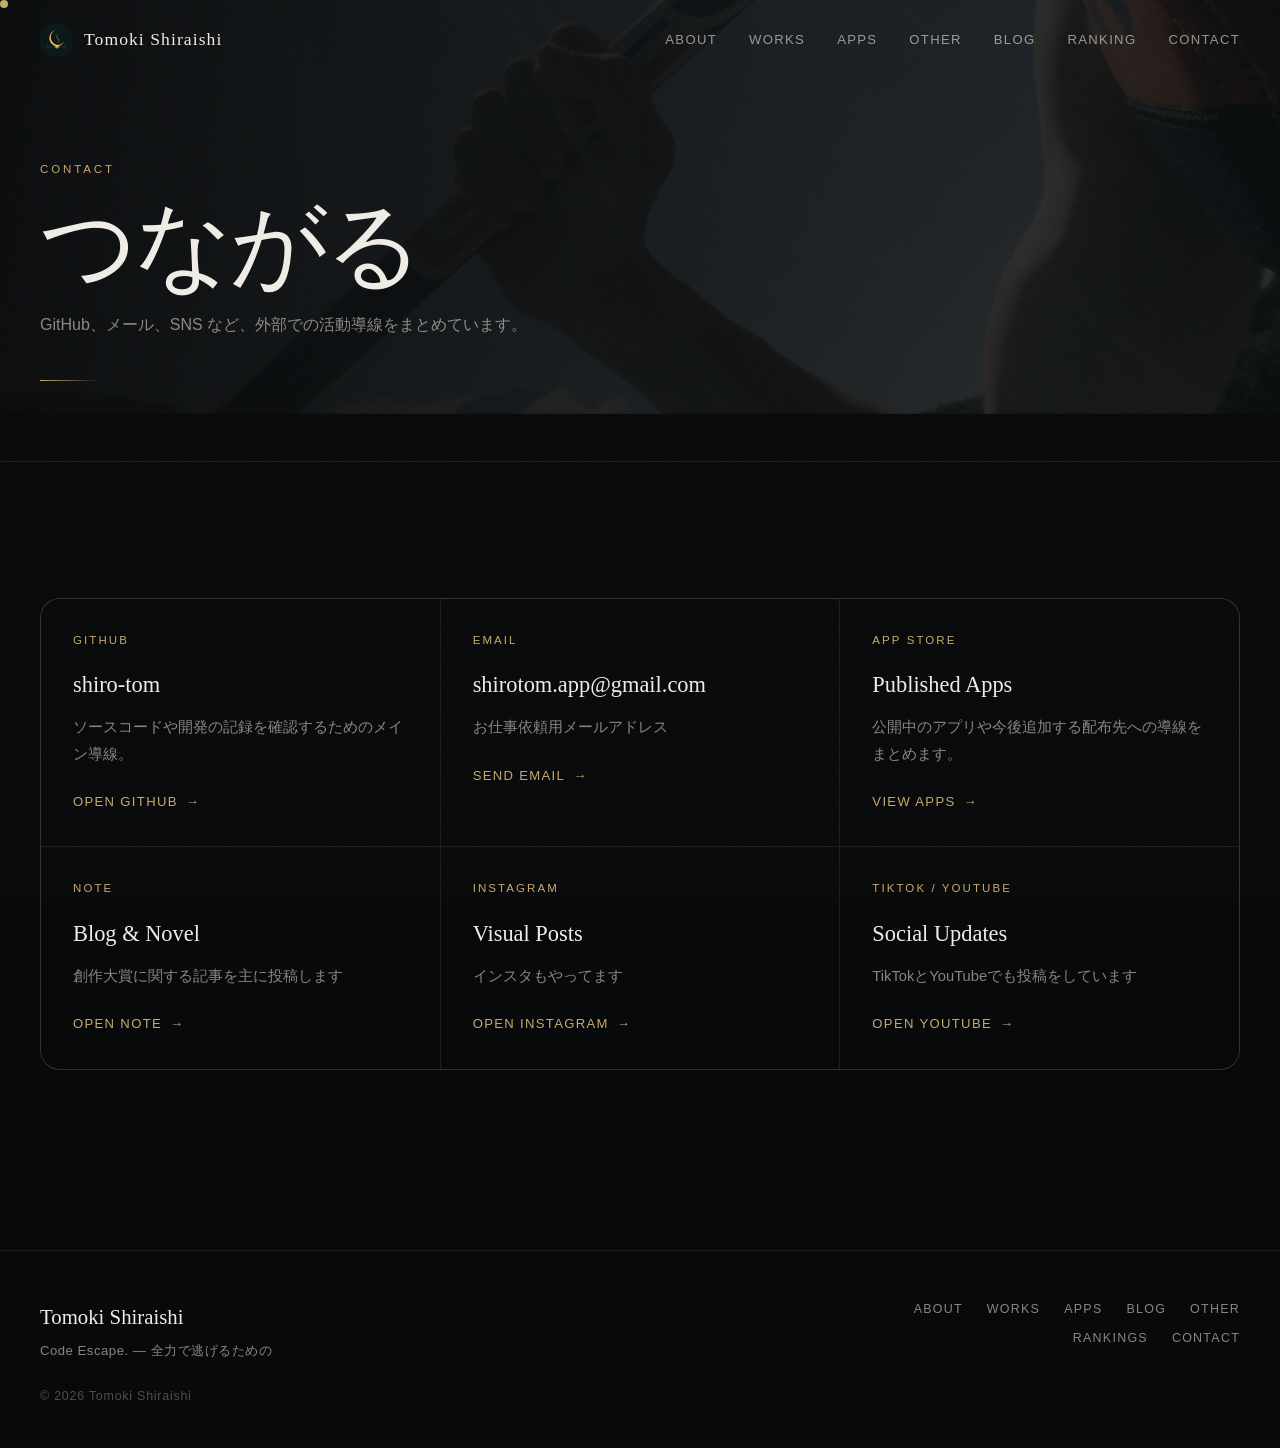
<file: contact.html>
<!DOCTYPE html><html lang="ja" class="h-full antialiased"><head><meta charSet="utf-8"/><meta name="viewport" content="width=device-width, initial-scale=1"/><link rel="preload" href="/images/moments/moment_05.jpg" as="image"/><link rel="stylesheet" href="/_next/static/chunks/0-flavjygeul0.css" data-precedence="next"/><link rel="preload" as="script" fetchPriority="low" href="/_next/static/chunks/05tsy9pxtuyv0.js"/><script src="/_next/static/chunks/0pqt~8bl3ukh4.js" async=""></script><script src="/_next/static/chunks/0oui10gukf8nf.js" async=""></script><script src="/_next/static/chunks/0yoi6g0rt32bk.js" async=""></script><script src="/_next/static/chunks/turbopack-0t.r7dhw10ic3.js" async=""></script><script src="/_next/static/chunks/05255frl70h8j.js" async=""></script><script src="/_next/static/chunks/0d3shmwh5_nmn.js" async=""></script><title>Tomoki Shiraishi Portfolio</title><meta name="description" content="Portfolio site of Tomoki Shiraishi"/><link rel="shortcut icon" href="/icon.png"/><link rel="icon" href="/icon.png"/><link rel="apple-touch-icon" href="/apple-icon.png"/><script src="/_next/static/chunks/03~yq9q893hmn.js" noModule=""></script></head><body class="min-h-full flex flex-col bg-background text-foreground"><div hidden=""><!--$--><!--/$--></div><div id="page-transition-overlay" style="position:fixed;inset:0;background:#08090a;z-index:99999;opacity:1;pointer-events:none"></div><header class="site-header"><div class="site-header__inner"><a class="site-logo" href="/"><span class="site-logo__icon-crop" aria-hidden="true"><img alt="" loading="lazy" width="30" height="30" decoding="async" data-nimg="1" class="site-logo__icon" style="color:transparent" src="/images/header-logo-dark.png"/></span><span>Tomoki Shiraishi</span></a><nav class="site-nav" aria-label="Global"><a href="/about">About</a><a href="/works">Works</a><a href="/apps">Apps</a><a href="/other">Other</a><a href="/blog">Blog</a><a href="/rankings">Ranking</a><a href="/contact">Contact</a></nav><button type="button" class="menu-toggle" aria-expanded="false" aria-controls="mobile-navigation" aria-label="Open menu"><span></span><span></span><span></span></button></div><div class="mobile-nav-overlay" aria-hidden="true"></div><nav id="mobile-navigation" class="mobile-nav-drawer" aria-label="Mobile"><button type="button" class="mobile-nav-close" aria-label="Close menu"><span></span><span></span></button><a href="/about">About</a><a href="/works">Works</a><a href="/apps">Apps</a><a href="/other">Other</a><a href="/blog">Blog</a><a href="/rankings">Rankings</a><a href="/contact">Contact</a></nav></header><main class="flex-1"><section class="page-hero"><div class="page-hero__bg" aria-hidden="true"><img src="/images/moments/moment_05.jpg" alt="" class="page-hero__bg-img" data-parallax="0.18"/><div class="page-hero__bg-overlay"></div></div><div class="page-hero__inner container"><p class="page-hero__label">Contact</p><h1 class="page-hero__title">つながる</h1><p class="page-hero__sub">GitHub、メール、SNS など、外部での活動導線をまとめています。</p><div class="page-hero__line" aria-hidden="true"></div></div></section><section class="page-section"><div class="container"><div class="contact-grid"><article class="contact-card reveal reveal-delay-1"><p class="contact-card__label">GitHub</p><h2 style="font-family:var(--font-serif);font-size:1.4rem;font-weight:300;margin-bottom:10px">shiro-tom</h2><p style="color:var(--muted);font-size:0.92rem;line-height:1.8;margin-bottom:20px">ソースコードや開発の記録を確認するためのメイン導線。</p><a href="https://github.com/shiro-tom" class="text-link" target="_blank" rel="noopener noreferrer">Open GitHub</a></article><article class="contact-card reveal reveal-delay-2"><p class="contact-card__label">Email</p><h2 style="font-family:var(--font-serif);font-size:1.4rem;font-weight:300;margin-bottom:10px">shirotom.app@gmail.com</h2><p style="color:var(--muted);font-size:0.92rem;line-height:1.8;margin-bottom:20px">お仕事依頼用メールアドレス</p><a href="mailto:shirotom.app@gmail.com" class="text-link" target="_blank" rel="noopener noreferrer">Send Email</a></article><article class="contact-card reveal reveal-delay-3"><p class="contact-card__label">App Store</p><h2 style="font-family:var(--font-serif);font-size:1.4rem;font-weight:300;margin-bottom:10px">Published Apps</h2><p style="color:var(--muted);font-size:0.92rem;line-height:1.8;margin-bottom:20px">公開中のアプリや今後追加する配布先への導線をまとめます。</p><a class="text-link" href="/apps">View Apps</a></article><article class="contact-card reveal reveal-delay-1"><p class="contact-card__label">note</p><h2 style="font-family:var(--font-serif);font-size:1.4rem;font-weight:300;margin-bottom:10px">Blog &amp; Novel</h2><p style="color:var(--muted);font-size:0.92rem;line-height:1.8;margin-bottom:20px">創作大賞に関する記事を主に投稿します</p><a href="https://note.com/white_stone_esc" class="text-link" target="_blank" rel="noopener noreferrer">Open note</a></article><article class="contact-card reveal reveal-delay-2"><p class="contact-card__label">Instagram</p><h2 style="font-family:var(--font-serif);font-size:1.4rem;font-weight:300;margin-bottom:10px">Visual Posts</h2><p style="color:var(--muted);font-size:0.92rem;line-height:1.8;margin-bottom:20px">インスタもやってます</p><a href="https://www.instagram.com/white_ra_stone/reels/" class="text-link" target="_blank" rel="noopener noreferrer">Open Instagram</a></article><article class="contact-card reveal reveal-delay-3"><p class="contact-card__label">TikTok / YouTube</p><h2 style="font-family:var(--font-serif);font-size:1.4rem;font-weight:300;margin-bottom:10px">Social Updates</h2><p style="color:var(--muted);font-size:0.92rem;line-height:1.8;margin-bottom:20px">TikTokとYouTubeでも投稿をしています</p><a href="https://www.youtube.com/@code-escape513" class="text-link" target="_blank" rel="noopener noreferrer">Open YouTube</a></article></div></div></section><!--$--><!--/$--></main><footer class="site-footer"><div class="site-footer__inner"><div class="footer-brand"><p class="footer-name">Tomoki Shiraishi</p><p class="footer-tagline">Code Escape. — 全力で逃げるための</p></div><nav class="footer-nav" aria-label="Footer"><a class="footer-nav__link" href="/about">About</a><a class="footer-nav__link" href="/works">Works</a><a class="footer-nav__link" href="/apps">Apps</a><a class="footer-nav__link" href="/blog">Blog</a><a class="footer-nav__link" href="/other">Other</a><a class="footer-nav__link" href="/rankings">Rankings</a><a class="footer-nav__link" href="/contact">Contact</a></nav><p class="footer-copy">© <!-- -->2026<!-- --> Tomoki Shiraishi</p></div></footer><script src="/_next/static/chunks/05tsy9pxtuyv0.js" id="_R_" async=""></script><script>(self.__next_f=self.__next_f||[]).push([0])</script><script>self.__next_f.push([1,"1:\"$Sreact.fragment\"\n2:I[66357,[\"/_next/static/chunks/05255frl70h8j.js\",\"/_next/static/chunks/0d3shmwh5_nmn.js\"],\"default\"]\n3:I[70119,[\"/_next/static/chunks/05255frl70h8j.js\",\"/_next/static/chunks/0d3shmwh5_nmn.js\"],\"default\"]\n4:I[39756,[\"/_next/static/chunks/05255frl70h8j.js\",\"/_next/static/chunks/0d3shmwh5_nmn.js\"],\"default\"]\n5:I[37457,[\"/_next/static/chunks/05255frl70h8j.js\",\"/_next/static/chunks/0d3shmwh5_nmn.js\"],\"default\"]\n6:I[22016,[\"/_next/static/chunks/05255frl70h8j.js\",\"/_next/static/chunks/0d3shmwh5_nmn.js\"],\"\"]\n7:I[52937,[\"/_next/static/chunks/05255frl70h8j.js\",\"/_next/static/chunks/0d3shmwh5_nmn.js\"],\"default\"]\n11:I[68027,[\"/_next/static/chunks/05255frl70h8j.js\",\"/_next/static/chunks/0d3shmwh5_nmn.js\"],\"default\",1]\n:HL[\"/_next/static/chunks/0-flavjygeul0.css\",\"style\"]\n:HL[\"/images/moments/moment_05.jpg\",\"image\"]\n"])</script><script>self.__next_f.push([1,"0:{\"P\":null,\"c\":[\"\",\"contact\"],\"q\":\"\",\"i\":false,\"f\":[[[\"\",{\"children\":[\"contact\",{\"children\":[\"__PAGE__\",{}]}]},\"$undefined\",\"$undefined\",16],[[\"$\",\"$1\",\"c\",{\"children\":[[[\"$\",\"link\",\"0\",{\"rel\":\"stylesheet\",\"href\":\"/_next/static/chunks/0-flavjygeul0.css\",\"precedence\":\"next\",\"crossOrigin\":\"$undefined\",\"nonce\":\"$undefined\"}],[\"$\",\"script\",\"script-0\",{\"src\":\"/_next/static/chunks/05255frl70h8j.js\",\"async\":true,\"nonce\":\"$undefined\"}],[\"$\",\"script\",\"script-1\",{\"src\":\"/_next/static/chunks/0d3shmwh5_nmn.js\",\"async\":true,\"nonce\":\"$undefined\"}]],[\"$\",\"html\",null,{\"lang\":\"ja\",\"className\":\"h-full antialiased\",\"children\":[\"$\",\"body\",null,{\"className\":\"min-h-full flex flex-col bg-background text-foreground\",\"children\":[[\"$\",\"$L2\",null,{}],[\"$\",\"$L3\",null,{}],[\"$\",\"main\",null,{\"className\":\"flex-1\",\"children\":[\"$\",\"$L4\",null,{\"parallelRouterKey\":\"children\",\"error\":\"$undefined\",\"errorStyles\":\"$undefined\",\"errorScripts\":\"$undefined\",\"template\":[\"$\",\"$L5\",null,{}],\"templateStyles\":\"$undefined\",\"templateScripts\":\"$undefined\",\"notFound\":[[[\"$\",\"title\",null,{\"children\":\"404: This page could not be found.\"}],[\"$\",\"div\",null,{\"style\":{\"fontFamily\":\"system-ui,\\\"Segoe UI\\\",Roboto,Helvetica,Arial,sans-serif,\\\"Apple Color Emoji\\\",\\\"Segoe UI Emoji\\\"\",\"height\":\"100vh\",\"textAlign\":\"center\",\"display\":\"flex\",\"flexDirection\":\"column\",\"alignItems\":\"center\",\"justifyContent\":\"center\"},\"children\":[\"$\",\"div\",null,{\"children\":[[\"$\",\"style\",null,{\"dangerouslySetInnerHTML\":{\"__html\":\"body{color:#000;background:#fff;margin:0}.next-error-h1{border-right:1px solid rgba(0,0,0,.3)}@media (prefers-color-scheme:dark){body{color:#fff;background:#000}.next-error-h1{border-right:1px solid rgba(255,255,255,.3)}}\"}}],[\"$\",\"h1\",null,{\"className\":\"next-error-h1\",\"style\":{\"display\":\"inline-block\",\"margin\":\"0 20px 0 0\",\"padding\":\"0 23px 0 0\",\"fontSize\":24,\"fontWeight\":500,\"verticalAlign\":\"top\",\"lineHeight\":\"49px\"},\"children\":404}],[\"$\",\"div\",null,{\"style\":{\"display\":\"inline-block\"},\"children\":[\"$\",\"h2\",null,{\"style\":{\"fontSize\":14,\"fontWeight\":400,\"lineHeight\":\"49px\",\"margin\":0},\"children\":\"This page could not be found.\"}]}]]}]}]],[]],\"forbidden\":\"$undefined\",\"unauthorized\":\"$undefined\"}]}],[\"$\",\"footer\",null,{\"className\":\"site-footer\",\"children\":[\"$\",\"div\",null,{\"className\":\"site-footer__inner\",\"children\":[[\"$\",\"div\",null,{\"className\":\"footer-brand\",\"children\":[[\"$\",\"p\",null,{\"className\":\"footer-name\",\"children\":\"Tomoki Shiraishi\"}],[\"$\",\"p\",null,{\"className\":\"footer-tagline\",\"children\":\"Code Escape. — 全力で逃げるための\"}]]}],[\"$\",\"nav\",null,{\"className\":\"footer-nav\",\"aria-label\":\"Footer\",\"children\":[[\"$\",\"$L6\",\"/about\",{\"href\":\"/about\",\"className\":\"footer-nav__link\",\"children\":\"About\"}],[\"$\",\"$L6\",\"/works\",{\"href\":\"/works\",\"className\":\"footer-nav__link\",\"children\":\"Works\"}],[\"$\",\"$L6\",\"/apps\",{\"href\":\"/apps\",\"className\":\"footer-nav__link\",\"children\":\"Apps\"}],[\"$\",\"$L6\",\"/blog\",{\"href\":\"/blog\",\"className\":\"footer-nav__link\",\"children\":\"Blog\"}],[\"$\",\"$L6\",\"/other\",{\"href\":\"/other\",\"className\":\"footer-nav__link\",\"children\":\"Other\"}],[\"$\",\"$L6\",\"/rankings\",{\"href\":\"/rankings\",\"className\":\"footer-nav__link\",\"children\":\"Rankings\"}],[\"$\",\"$L6\",\"/contact\",{\"href\":\"/contact\",\"className\":\"footer-nav__link\",\"children\":\"Contact\"}]]}],[\"$\",\"p\",null,{\"className\":\"footer-copy\",\"children\":[\"© \",2026,\" Tomoki Shiraishi\"]}]]}]}],[\"$\",\"$L7\",null,{}]]}]}]]}],{\"children\":[[\"$\",\"$1\",\"c\",{\"children\":[null,[\"$\",\"$L4\",null,{\"parallelRouterKey\":\"children\",\"error\":\"$undefined\",\"errorStyles\":\"$undefined\",\"errorScripts\":\"$undefined\",\"template\":[\"$\",\"$L5\",null,{}],\"templateStyles\":\"$undefined\",\"templateScripts\":\"$undefined\",\"notFound\":\"$undefined\",\"forbidden\":\"$undefined\",\"unauthorized\":\"$undefined\"}]]}],{\"children\":[[\"$\",\"$1\",\"c\",{\"children\":[[[\"$\",\"section\",null,{\"className\":\"page-hero\",\"children\":[[\"$\",\"div\",null,{\"className\":\"page-hero__bg\",\"aria-hidden\":\"true\",\"children\":[[\"$\",\"img\",null,{\"src\":\"/images/moments/moment_05.jpg\",\"alt\":\"\",\"className\":\"page-hero__bg-img\",\"data-parallax\":\"0.18\"}],[\"$\",\"div\",null,{\"className\":\"page-hero__bg-overlay\"}]]}],[\"$\",\"div\",null,{\"className\":\"page-hero__inner container\",\"children\":[[\"$\",\"p\",null,{\"className\":\"page-hero__label\",\"children\":\"Contact\"}],[\"$\",\"h1\",null,{\"className\":\"page-hero__title\",\"children\":\"つながる\"}],[\"$\",\"p\",null,{\"className\":\"page-hero__sub\",\"children\":\"GitHub、メール、SNS など、外部での活動導線をまとめています。\"}],[\"$\",\"div\",null,{\"className\":\"page-hero__line\",\"aria-hidden\":\"true\"}]]}]]}],[\"$\",\"section\",null,{\"className\":\"page-section\",\"children\":[\"$\",\"div\",null,{\"className\":\"container\",\"children\":[\"$\",\"div\",null,{\"className\":\"contact-grid\",\"children\":[[\"$\",\"article\",\"GitHub\",{\"className\":\"contact-card reveal reveal-delay-1\",\"children\":[[\"$\",\"p\",null,{\"className\":\"contact-card__label\",\"children\":\"GitHub\"}],[\"$\",\"h2\",null,{\"style\":{\"fontFamily\":\"var(--font-serif)\",\"fontSize\":\"1.4rem\",\"fontWeight\":300,\"marginBottom\":\"10px\"},\"children\":\"shiro-tom\"}],[\"$\",\"p\",null,{\"style\":{\"color\":\"var(--muted)\",\"fontSize\":\"0.92rem\",\"lineHeight\":1.8,\"marginBottom\":\"20px\"},\"children\":\"ソースコードや開発の記録を確認するためのメイン導線。\"}],\"$L8\"]}],\"$L9\",\"$La\",\"$Lb\",\"$Lc\",\"$Ld\"]}]}]}]],null,\"$Le\"]}],{},null,false,null]},null,false,\"$@f\"]},null,false,null],\"$L10\",false]],\"m\":\"$undefined\",\"G\":[\"$11\",[\"$L12\"]],\"S\":true,\"h\":null,\"s\":\"$undefined\",\"l\":\"$undefined\",\"p\":\"$undefined\",\"d\":\"$undefined\",\"b\":\"gwgv-fAZtxCQL9dE2IXTz\"}\n"])</script><script>self.__next_f.push([1,"13:I[97367,[\"/_next/static/chunks/05255frl70h8j.js\",\"/_next/static/chunks/0d3shmwh5_nmn.js\"],\"OutletBoundary\"]\n14:\"$Sreact.suspense\"\n17:I[97367,[\"/_next/static/chunks/05255frl70h8j.js\",\"/_next/static/chunks/0d3shmwh5_nmn.js\"],\"ViewportBoundary\"]\n19:I[97367,[\"/_next/static/chunks/05255frl70h8j.js\",\"/_next/static/chunks/0d3shmwh5_nmn.js\"],\"MetadataBoundary\"]\n8:[\"$\",\"a\",null,{\"href\":\"https://github.com/shiro-tom\",\"className\":\"text-link\",\"target\":\"_blank\",\"rel\":\"noopener noreferrer\",\"children\":\"Open GitHub\"}]\n9:[\"$\",\"article\",\"Email\",{\"className\":\"contact-card reveal reveal-delay-2\",\"children\":[[\"$\",\"p\",null,{\"className\":\"contact-card__label\",\"children\":\"Email\"}],[\"$\",\"h2\",null,{\"style\":{\"fontFamily\":\"var(--font-serif)\",\"fontSize\":\"1.4rem\",\"fontWeight\":300,\"marginBottom\":\"10px\"},\"children\":\"shirotom.app@gmail.com\"}],[\"$\",\"p\",null,{\"style\":{\"color\":\"var(--muted)\",\"fontSize\":\"0.92rem\",\"lineHeight\":1.8,\"marginBottom\":\"20px\"},\"children\":\"お仕事依頼用メールアドレス\"}],[\"$\",\"a\",null,{\"href\":\"mailto:shirotom.app@gmail.com\",\"className\":\"text-link\",\"target\":\"_blank\",\"rel\":\"noopener noreferrer\",\"children\":\"Send Email\"}]]}]\na:[\"$\",\"article\",\"App Store\",{\"className\":\"contact-card reveal reveal-delay-3\",\"children\":[[\"$\",\"p\",null,{\"className\":\"contact-card__label\",\"children\":\"App Store\"}],[\"$\",\"h2\",null,{\"style\":{\"fontFamily\":\"var(--font-serif)\",\"fontSize\":\"1.4rem\",\"fontWeight\":300,\"marginBottom\":\"10px\"},\"children\":\"Published Apps\"}],[\"$\",\"p\",null,{\"style\":{\"color\":\"var(--muted)\",\"fontSize\":\"0.92rem\",\"lineHeight\":1.8,\"marginBottom\":\"20px\"},\"children\":\"公開中のアプリや今後追加する配布先への導線をまとめます。\"}],[\"$\",\"$L6\",null,{\"href\":\"/apps\",\"className\":\"text-link\",\"children\":\"View Apps\"}]]}]\nb:[\"$\",\"article\",\"note\",{\"className\":\"contact-card reveal reveal-delay-1\",\"children\":[[\"$\",\"p\",null,{\"className\":\"contact-card__label\",\"children\":\"note\"}],[\"$\",\"h2\",null,{\"style\":{\"fontFamily\":\"var(--font-serif)\",\"fontSize\":\"1.4rem\",\"fontWeight\":300,\"marginBottom\":\"10px\"},\"children\":\"Blog \u0026 Novel\"}],[\"$\",\"p\",null,{\"style\":{\"color\":\"var(--muted)\",\"fontSize\":\"0.92rem\",\"lineHeight\":1.8,\"marginBottom\":\"20px\"},\"children\":\"創作大賞に関する記事を主に投稿します\"}],[\"$\",\"a\",null,{\"href\":\"https://note.com/white_stone_esc\",\"className\":\"text-link\",\"target\":\"_blank\",\"rel\":\"noopener noreferrer\",\"children\":\"Open note\"}]]}]\nc:[\"$\",\"article\",\"Instagram\",{\"className\":\"contact-card reveal reveal-delay-2\",\"children\":[[\"$\",\"p\",null,{\"className\":\"contact-card__label\",\"children\":\"Instagram\"}],[\"$\",\"h2\",null,{\"style\":{\"fontFamily\":\"var(--font-serif)\",\"fontSize\":\"1.4rem\",\"fontWeight\":300,\"marginBottom\":\"10px\"},\"children\":\"Visual Posts\"}],[\"$\",\"p\",null,{\"style\":{\"color\":\"var(--muted)\",\"fontSize\":\"0.92rem\",\"lineHeight\":1.8,\"marginBottom\":\"20px\"},\"children\":\"インスタもやってます\"}],[\"$\",\"a\",null,{\"href\":\"https://www.instagram.com/white_ra_stone/reels/\",\"className\":\"text-link\",\"target\":\"_blank\",\"rel\":\"noopener noreferrer\",\"children\":\"Open Instagram\"}]]}]\nd:[\"$\",\"article\",\"TikTok / YouTube\",{\"className\":\"contact-card reveal reveal-delay-3\",\"children\":[[\"$\",\"p\",null,{\"className\":\"contact-card__label\",\"children\":\"TikTok / YouTube\"}],[\"$\",\"h2\",null,{\"style\":{\"fontFamily\":\"var(--font-serif)\",\"fontSize\":\"1.4rem\",\"fontWeight\":300,\"marginBottom\":\"10px\"},\"children\":\"Social Updates\"}],[\"$\",\"p\",null,{\"style\":{\"color\":\"var(--muted)\",\"fontSize\":\"0.92rem\",\"lineHeight\":1.8,\"marginBottom\":\"20px\"},\"children\":\"TikTokとYouTubeでも投稿をしています\"}],[\"$\",\"a\",null,{\"href\":\"https://www.youtube.com/@code-escape513\",\"className\":\"text-link\",\"target\":\"_blank\",\"rel\":\"noopener noreferrer\",\"children\":\"Open YouTube\"}]]}]\ne:[\"$\",\"$L13\",null,{\"children\":[\"$\",\"$14\",null,{\"name\":\"Next.MetadataOutlet\",\"children\":\"$@15\"}]}]\n16:[]\nf:\"$W16\"\n10:[\"$\",\"$1\",\"h\",{\"children\":[null,[\"$\",\"$L17\",null,{\"children\":\"$L18\"}],[\"$\",\"div\",null,{\"hidden\":true,\"children\":[\"$\",\"$L19\",null,{\"children\":[\"$\",\"$14\",null,{\"name\":\"Next.Metadata\",\"children\":\"$L1a\"}]}]}],null]}]\n12:[\"$\",\"link\",\"0\",{\"rel\":\"stylesheet\",\"href\":\"/_next/static/chunks/0-flavjygeul0.css"])</script><script>self.__next_f.push([1,"\",\"precedence\":\"next\",\"crossOrigin\":\"$undefined\",\"nonce\":\"$undefined\"}]\n"])</script><script>self.__next_f.push([1,"18:[[\"$\",\"meta\",\"0\",{\"charSet\":\"utf-8\"}],[\"$\",\"meta\",\"1\",{\"name\":\"viewport\",\"content\":\"width=device-width, initial-scale=1\"}]]\n"])</script><script>self.__next_f.push([1,"1b:I[27201,[\"/_next/static/chunks/05255frl70h8j.js\",\"/_next/static/chunks/0d3shmwh5_nmn.js\"],\"IconMark\"]\n15:null\n1a:[[\"$\",\"title\",\"0\",{\"children\":\"Tomoki Shiraishi Portfolio\"}],[\"$\",\"meta\",\"1\",{\"name\":\"description\",\"content\":\"Portfolio site of Tomoki Shiraishi\"}],[\"$\",\"link\",\"2\",{\"rel\":\"shortcut icon\",\"href\":\"/icon.png\"}],[\"$\",\"link\",\"3\",{\"rel\":\"icon\",\"href\":\"/icon.png\"}],[\"$\",\"link\",\"4\",{\"rel\":\"apple-touch-icon\",\"href\":\"/apple-icon.png\"}],[\"$\",\"$L1b\",\"5\",{}]]\n"])</script></body></html>
</file>
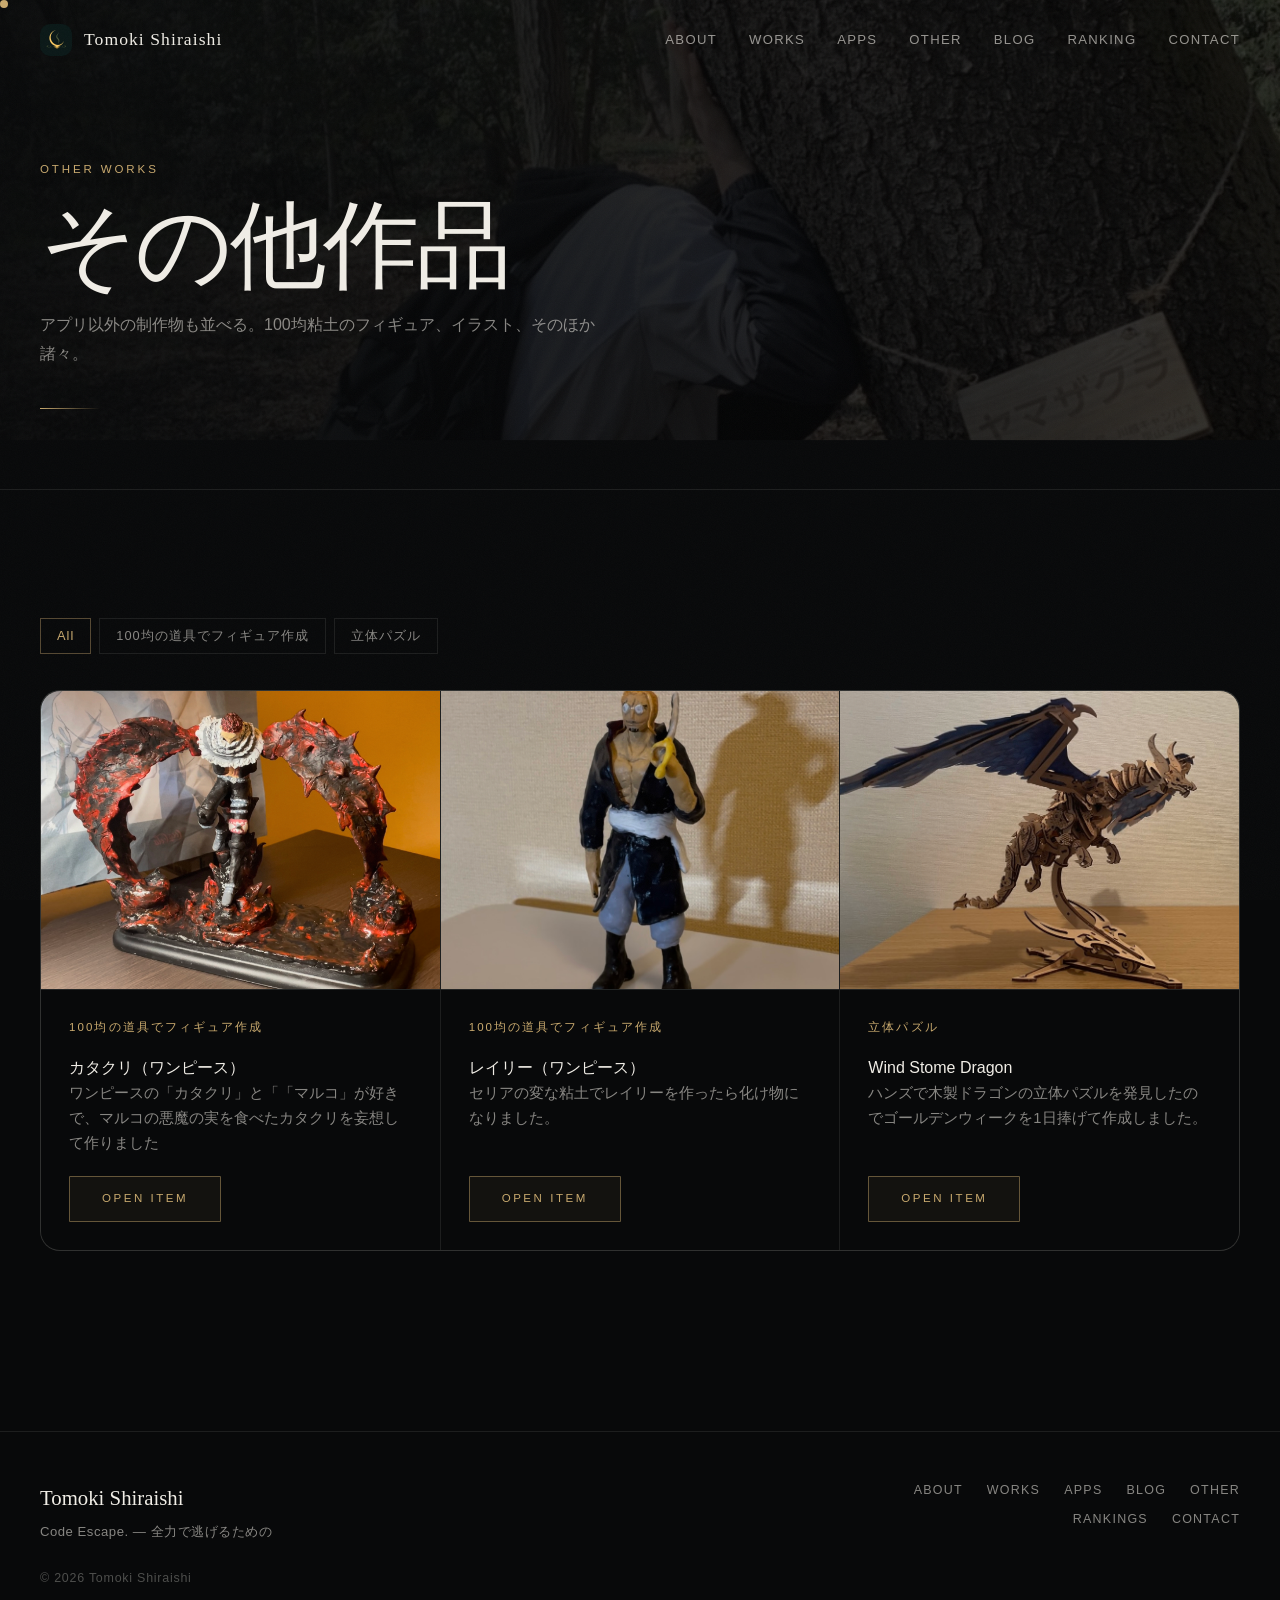
<file: other.html>
<!DOCTYPE html><html lang="ja" class="h-full antialiased"><head><meta charSet="utf-8"/><meta name="viewport" content="width=device-width, initial-scale=1"/><link rel="preload" href="/images/moments/moment_03.jpg" as="image"/><link rel="stylesheet" href="/_next/static/chunks/0-flavjygeul0.css" data-precedence="next"/><link rel="preload" as="script" fetchPriority="low" href="/_next/static/chunks/05tsy9pxtuyv0.js"/><script src="/_next/static/chunks/0pqt~8bl3ukh4.js" async=""></script><script src="/_next/static/chunks/0oui10gukf8nf.js" async=""></script><script src="/_next/static/chunks/0yoi6g0rt32bk.js" async=""></script><script src="/_next/static/chunks/turbopack-0t.r7dhw10ic3.js" async=""></script><script src="/_next/static/chunks/05255frl70h8j.js" async=""></script><script src="/_next/static/chunks/0d3shmwh5_nmn.js" async=""></script><script src="/_next/static/chunks/0o~cyypd2._0m.js" async=""></script><title>Tomoki Shiraishi Portfolio</title><meta name="description" content="Portfolio site of Tomoki Shiraishi"/><link rel="shortcut icon" href="/icon.png"/><link rel="icon" href="/icon.png"/><link rel="apple-touch-icon" href="/apple-icon.png"/><script src="/_next/static/chunks/03~yq9q893hmn.js" noModule=""></script></head><body class="min-h-full flex flex-col bg-background text-foreground"><div hidden=""><!--$--><!--/$--></div><div id="page-transition-overlay" style="position:fixed;inset:0;background:#08090a;z-index:99999;opacity:1;pointer-events:none"></div><header class="site-header"><div class="site-header__inner"><a class="site-logo" href="/"><span class="site-logo__icon-crop" aria-hidden="true"><img alt="" loading="lazy" width="30" height="30" decoding="async" data-nimg="1" class="site-logo__icon" style="color:transparent" src="/images/header-logo-dark.png"/></span><span>Tomoki Shiraishi</span></a><nav class="site-nav" aria-label="Global"><a href="/about">About</a><a href="/works">Works</a><a href="/apps">Apps</a><a href="/other">Other</a><a href="/blog">Blog</a><a href="/rankings">Ranking</a><a href="/contact">Contact</a></nav><button type="button" class="menu-toggle" aria-expanded="false" aria-controls="mobile-navigation" aria-label="Open menu"><span></span><span></span><span></span></button></div><div class="mobile-nav-overlay" aria-hidden="true"></div><nav id="mobile-navigation" class="mobile-nav-drawer" aria-label="Mobile"><button type="button" class="mobile-nav-close" aria-label="Close menu"><span></span><span></span></button><a href="/about">About</a><a href="/works">Works</a><a href="/apps">Apps</a><a href="/other">Other</a><a href="/blog">Blog</a><a href="/rankings">Rankings</a><a href="/contact">Contact</a></nav></header><main class="flex-1"><section class="page-hero"><div class="page-hero__bg" aria-hidden="true"><img src="/images/moments/moment_03.jpg" alt="" class="page-hero__bg-img" data-parallax="0.18"/><div class="page-hero__bg-overlay"></div></div><div class="page-hero__inner container"><p class="page-hero__label">Other Works</p><h1 class="page-hero__title">その他作品</h1><p class="page-hero__sub">アプリ以外の制作物も並べる。100均粘土のフィギュア、イラスト、そのほか諸々。</p><div class="page-hero__line" aria-hidden="true"></div></div></section><section class="page-section"><div class="container"><div class="filter-bar" aria-label="Other works categories"><button type="button" class="filter-chip filter-chip--active">All</button><button type="button" class="filter-chip">100均の道具でフィギュア作成</button><button type="button" class="filter-chip">立体パズル</button></div><div class="work-grid"><article class="work-card work-card--other"><div class="work-card__media" aria-hidden="true"><img alt="" loading="lazy" width="640" height="420" decoding="async" data-nimg="1" class="work-card__image" style="color:transparent" src="/images/other/other_001.png"/></div><div class="work-card__content"><p class="work-card__label">100均の道具でフィギュア作成</p><h2>カタクリ（ワンピース）</h2><p>ワンピースの「カタクリ」と「「マルコ」が好きで、マルコの悪魔の実を食べたカタクリを妄想して作りました</p><div class="work-card__actions"><a class="button-link" href="#">Open item</a></div></div></article><article class="work-card work-card--other"><div class="work-card__media" aria-hidden="true"><img alt="" loading="lazy" width="640" height="420" decoding="async" data-nimg="1" class="work-card__image" style="color:transparent" src="/images/other/other_002.png"/></div><div class="work-card__content"><p class="work-card__label">100均の道具でフィギュア作成</p><h2>レイリー（ワンピース）</h2><p>セリアの変な粘土でレイリーを作ったら化け物になりました。</p><div class="work-card__actions"><a class="button-link" href="#">Open item</a></div></div></article><article class="work-card work-card--other"><div class="work-card__media" aria-hidden="true"><img alt="" loading="lazy" width="640" height="420" decoding="async" data-nimg="1" class="work-card__image" style="color:transparent" src="/images/other/other_003.png"/></div><div class="work-card__content"><p class="work-card__label">立体パズル</p><h2>Wind Stome Dragon</h2><p>ハンズで木製ドラゴンの立体パズルを発見したのでゴールデンウィークを1日捧げて作成しました。</p><div class="work-card__actions"><a class="button-link" href="#">Open item</a></div></div></article></div></div></section><!--$--><!--/$--></main><footer class="site-footer"><div class="site-footer__inner"><div class="footer-brand"><p class="footer-name">Tomoki Shiraishi</p><p class="footer-tagline">Code Escape. — 全力で逃げるための</p></div><nav class="footer-nav" aria-label="Footer"><a class="footer-nav__link" href="/about">About</a><a class="footer-nav__link" href="/works">Works</a><a class="footer-nav__link" href="/apps">Apps</a><a class="footer-nav__link" href="/blog">Blog</a><a class="footer-nav__link" href="/other">Other</a><a class="footer-nav__link" href="/rankings">Rankings</a><a class="footer-nav__link" href="/contact">Contact</a></nav><p class="footer-copy">© <!-- -->2026<!-- --> Tomoki Shiraishi</p></div></footer><script src="/_next/static/chunks/05tsy9pxtuyv0.js" id="_R_" async=""></script><script>(self.__next_f=self.__next_f||[]).push([0])</script><script>self.__next_f.push([1,"1:\"$Sreact.fragment\"\n2:I[66357,[\"/_next/static/chunks/05255frl70h8j.js\",\"/_next/static/chunks/0d3shmwh5_nmn.js\"],\"default\"]\n3:I[70119,[\"/_next/static/chunks/05255frl70h8j.js\",\"/_next/static/chunks/0d3shmwh5_nmn.js\"],\"default\"]\n4:I[39756,[\"/_next/static/chunks/05255frl70h8j.js\",\"/_next/static/chunks/0d3shmwh5_nmn.js\"],\"default\"]\n5:I[37457,[\"/_next/static/chunks/05255frl70h8j.js\",\"/_next/static/chunks/0d3shmwh5_nmn.js\"],\"default\"]\n6:I[22016,[\"/_next/static/chunks/05255frl70h8j.js\",\"/_next/static/chunks/0d3shmwh5_nmn.js\"],\"\"]\n7:I[52937,[\"/_next/static/chunks/05255frl70h8j.js\",\"/_next/static/chunks/0d3shmwh5_nmn.js\"],\"default\"]\n8:I[88304,[\"/_next/static/chunks/05255frl70h8j.js\",\"/_next/static/chunks/0d3shmwh5_nmn.js\",\"/_next/static/chunks/0o~cyypd2._0m.js\"],\"default\"]\nd:I[68027,[\"/_next/static/chunks/05255frl70h8j.js\",\"/_next/static/chunks/0d3shmwh5_nmn.js\"],\"default\",1]\n:HL[\"/_next/static/chunks/0-flavjygeul0.css\",\"style\"]\n:HL[\"/images/moments/moment_03.jpg\",\"image\"]\n"])</script><script>self.__next_f.push([1,"0:{\"P\":null,\"c\":[\"\",\"other\"],\"q\":\"\",\"i\":false,\"f\":[[[\"\",{\"children\":[\"other\",{\"children\":[\"__PAGE__\",{}]}]},\"$undefined\",\"$undefined\",16],[[\"$\",\"$1\",\"c\",{\"children\":[[[\"$\",\"link\",\"0\",{\"rel\":\"stylesheet\",\"href\":\"/_next/static/chunks/0-flavjygeul0.css\",\"precedence\":\"next\",\"crossOrigin\":\"$undefined\",\"nonce\":\"$undefined\"}],[\"$\",\"script\",\"script-0\",{\"src\":\"/_next/static/chunks/05255frl70h8j.js\",\"async\":true,\"nonce\":\"$undefined\"}],[\"$\",\"script\",\"script-1\",{\"src\":\"/_next/static/chunks/0d3shmwh5_nmn.js\",\"async\":true,\"nonce\":\"$undefined\"}]],[\"$\",\"html\",null,{\"lang\":\"ja\",\"className\":\"h-full antialiased\",\"children\":[\"$\",\"body\",null,{\"className\":\"min-h-full flex flex-col bg-background text-foreground\",\"children\":[[\"$\",\"$L2\",null,{}],[\"$\",\"$L3\",null,{}],[\"$\",\"main\",null,{\"className\":\"flex-1\",\"children\":[\"$\",\"$L4\",null,{\"parallelRouterKey\":\"children\",\"error\":\"$undefined\",\"errorStyles\":\"$undefined\",\"errorScripts\":\"$undefined\",\"template\":[\"$\",\"$L5\",null,{}],\"templateStyles\":\"$undefined\",\"templateScripts\":\"$undefined\",\"notFound\":[[[\"$\",\"title\",null,{\"children\":\"404: This page could not be found.\"}],[\"$\",\"div\",null,{\"style\":{\"fontFamily\":\"system-ui,\\\"Segoe UI\\\",Roboto,Helvetica,Arial,sans-serif,\\\"Apple Color Emoji\\\",\\\"Segoe UI Emoji\\\"\",\"height\":\"100vh\",\"textAlign\":\"center\",\"display\":\"flex\",\"flexDirection\":\"column\",\"alignItems\":\"center\",\"justifyContent\":\"center\"},\"children\":[\"$\",\"div\",null,{\"children\":[[\"$\",\"style\",null,{\"dangerouslySetInnerHTML\":{\"__html\":\"body{color:#000;background:#fff;margin:0}.next-error-h1{border-right:1px solid rgba(0,0,0,.3)}@media (prefers-color-scheme:dark){body{color:#fff;background:#000}.next-error-h1{border-right:1px solid rgba(255,255,255,.3)}}\"}}],[\"$\",\"h1\",null,{\"className\":\"next-error-h1\",\"style\":{\"display\":\"inline-block\",\"margin\":\"0 20px 0 0\",\"padding\":\"0 23px 0 0\",\"fontSize\":24,\"fontWeight\":500,\"verticalAlign\":\"top\",\"lineHeight\":\"49px\"},\"children\":404}],[\"$\",\"div\",null,{\"style\":{\"display\":\"inline-block\"},\"children\":[\"$\",\"h2\",null,{\"style\":{\"fontSize\":14,\"fontWeight\":400,\"lineHeight\":\"49px\",\"margin\":0},\"children\":\"This page could not be found.\"}]}]]}]}]],[]],\"forbidden\":\"$undefined\",\"unauthorized\":\"$undefined\"}]}],[\"$\",\"footer\",null,{\"className\":\"site-footer\",\"children\":[\"$\",\"div\",null,{\"className\":\"site-footer__inner\",\"children\":[[\"$\",\"div\",null,{\"className\":\"footer-brand\",\"children\":[[\"$\",\"p\",null,{\"className\":\"footer-name\",\"children\":\"Tomoki Shiraishi\"}],[\"$\",\"p\",null,{\"className\":\"footer-tagline\",\"children\":\"Code Escape. — 全力で逃げるための\"}]]}],[\"$\",\"nav\",null,{\"className\":\"footer-nav\",\"aria-label\":\"Footer\",\"children\":[[\"$\",\"$L6\",\"/about\",{\"href\":\"/about\",\"className\":\"footer-nav__link\",\"children\":\"About\"}],[\"$\",\"$L6\",\"/works\",{\"href\":\"/works\",\"className\":\"footer-nav__link\",\"children\":\"Works\"}],[\"$\",\"$L6\",\"/apps\",{\"href\":\"/apps\",\"className\":\"footer-nav__link\",\"children\":\"Apps\"}],[\"$\",\"$L6\",\"/blog\",{\"href\":\"/blog\",\"className\":\"footer-nav__link\",\"children\":\"Blog\"}],[\"$\",\"$L6\",\"/other\",{\"href\":\"/other\",\"className\":\"footer-nav__link\",\"children\":\"Other\"}],[\"$\",\"$L6\",\"/rankings\",{\"href\":\"/rankings\",\"className\":\"footer-nav__link\",\"children\":\"Rankings\"}],[\"$\",\"$L6\",\"/contact\",{\"href\":\"/contact\",\"className\":\"footer-nav__link\",\"children\":\"Contact\"}]]}],[\"$\",\"p\",null,{\"className\":\"footer-copy\",\"children\":[\"© \",2026,\" Tomoki Shiraishi\"]}]]}]}],[\"$\",\"$L7\",null,{}]]}]}]]}],{\"children\":[[\"$\",\"$1\",\"c\",{\"children\":[null,[\"$\",\"$L4\",null,{\"parallelRouterKey\":\"children\",\"error\":\"$undefined\",\"errorStyles\":\"$undefined\",\"errorScripts\":\"$undefined\",\"template\":[\"$\",\"$L5\",null,{}],\"templateStyles\":\"$undefined\",\"templateScripts\":\"$undefined\",\"notFound\":\"$undefined\",\"forbidden\":\"$undefined\",\"unauthorized\":\"$undefined\"}]]}],{\"children\":[[\"$\",\"$1\",\"c\",{\"children\":[[[\"$\",\"section\",null,{\"className\":\"page-hero\",\"children\":[[\"$\",\"div\",null,{\"className\":\"page-hero__bg\",\"aria-hidden\":\"true\",\"children\":[[\"$\",\"img\",null,{\"src\":\"/images/moments/moment_03.jpg\",\"alt\":\"\",\"className\":\"page-hero__bg-img\",\"data-parallax\":\"0.18\"}],[\"$\",\"div\",null,{\"className\":\"page-hero__bg-overlay\"}]]}],[\"$\",\"div\",null,{\"className\":\"page-hero__inner container\",\"children\":[[\"$\",\"p\",null,{\"className\":\"page-hero__label\",\"children\":\"Other Works\"}],[\"$\",\"h1\",null,{\"className\":\"page-hero__title\",\"children\":\"その他作品\"}],[\"$\",\"p\",null,{\"className\":\"page-hero__sub\",\"children\":\"アプリ以外の制作物も並べる。100均粘土のフィギュア、イラスト、そのほか諸々。\"}],[\"$\",\"div\",null,{\"className\":\"page-hero__line\",\"aria-hidden\":\"true\"}]]}]]}],[\"$\",\"section\",null,{\"className\":\"page-section\",\"children\":[\"$\",\"div\",null,{\"className\":\"container\",\"children\":[\"$\",\"$L8\",null,{\"items\":[{\"title\":\"カタクリ（ワンピース）\",\"category\":\"100均の道具でフィギュア作成\",\"description\":\"ワンピースの「カタクリ」と「「マルコ」が好きで、マルコの悪魔の実を食べたカタクリを妄想して作りました\",\"image\":\"/images/other/other_001.png\",\"link\":\"#\"},{\"title\":\"レイリー（ワンピース）\",\"category\":\"100均の道具でフィギュア作成\",\"description\":\"セリアの変な粘土でレイリーを作ったら化け物になりました。\",\"image\":\"/images/other/other_002.png\",\"link\":\"#\"},{\"title\":\"Wind Stome Dragon\",\"category\":\"立体パズル\",\"description\":\"ハンズで木製ドラゴンの立体パズルを発見したのでゴールデンウィークを1日捧げて作成しました。\",\"image\":\"/images/other/other_003.png\",\"link\":\"#\"}]}]}]}]],[\"$L9\"],\"$La\"]}],{},null,false,null]},null,false,\"$@b\"]},null,false,null],\"$Lc\",false]],\"m\":\"$undefined\",\"G\":[\"$d\",[\"$Le\"]],\"S\":true,\"h\":null,\"s\":\"$undefined\",\"l\":\"$undefined\",\"p\":\"$undefined\",\"d\":\"$undefined\",\"b\":\"gwgv-fAZtxCQL9dE2IXTz\"}\n"])</script><script>self.__next_f.push([1,"f:I[97367,[\"/_next/static/chunks/05255frl70h8j.js\",\"/_next/static/chunks/0d3shmwh5_nmn.js\"],\"OutletBoundary\"]\n10:\"$Sreact.suspense\"\n13:I[97367,[\"/_next/static/chunks/05255frl70h8j.js\",\"/_next/static/chunks/0d3shmwh5_nmn.js\"],\"ViewportBoundary\"]\n15:I[97367,[\"/_next/static/chunks/05255frl70h8j.js\",\"/_next/static/chunks/0d3shmwh5_nmn.js\"],\"MetadataBoundary\"]\n9:[\"$\",\"script\",\"script-0\",{\"src\":\"/_next/static/chunks/0o~cyypd2._0m.js\",\"async\":true,\"nonce\":\"$undefined\"}]\na:[\"$\",\"$Lf\",null,{\"children\":[\"$\",\"$10\",null,{\"name\":\"Next.MetadataOutlet\",\"children\":\"$@11\"}]}]\n12:[]\nb:\"$W12\"\nc:[\"$\",\"$1\",\"h\",{\"children\":[null,[\"$\",\"$L13\",null,{\"children\":\"$L14\"}],[\"$\",\"div\",null,{\"hidden\":true,\"children\":[\"$\",\"$L15\",null,{\"children\":[\"$\",\"$10\",null,{\"name\":\"Next.Metadata\",\"children\":\"$L16\"}]}]}],null]}]\ne:[\"$\",\"link\",\"0\",{\"rel\":\"stylesheet\",\"href\":\"/_next/static/chunks/0-flavjygeul0.css\",\"precedence\":\"next\",\"crossOrigin\":\"$undefined\",\"nonce\":\"$undefined\"}]\n"])</script><script>self.__next_f.push([1,"14:[[\"$\",\"meta\",\"0\",{\"charSet\":\"utf-8\"}],[\"$\",\"meta\",\"1\",{\"name\":\"viewport\",\"content\":\"width=device-width, initial-scale=1\"}]]\n"])</script><script>self.__next_f.push([1,"17:I[27201,[\"/_next/static/chunks/05255frl70h8j.js\",\"/_next/static/chunks/0d3shmwh5_nmn.js\"],\"IconMark\"]\n11:null\n16:[[\"$\",\"title\",\"0\",{\"children\":\"Tomoki Shiraishi Portfolio\"}],[\"$\",\"meta\",\"1\",{\"name\":\"description\",\"content\":\"Portfolio site of Tomoki Shiraishi\"}],[\"$\",\"link\",\"2\",{\"rel\":\"shortcut icon\",\"href\":\"/icon.png\"}],[\"$\",\"link\",\"3\",{\"rel\":\"icon\",\"href\":\"/icon.png\"}],[\"$\",\"link\",\"4\",{\"rel\":\"apple-touch-icon\",\"href\":\"/apple-icon.png\"}],[\"$\",\"$L17\",\"5\",{}]]\n"])</script></body></html>
</file>
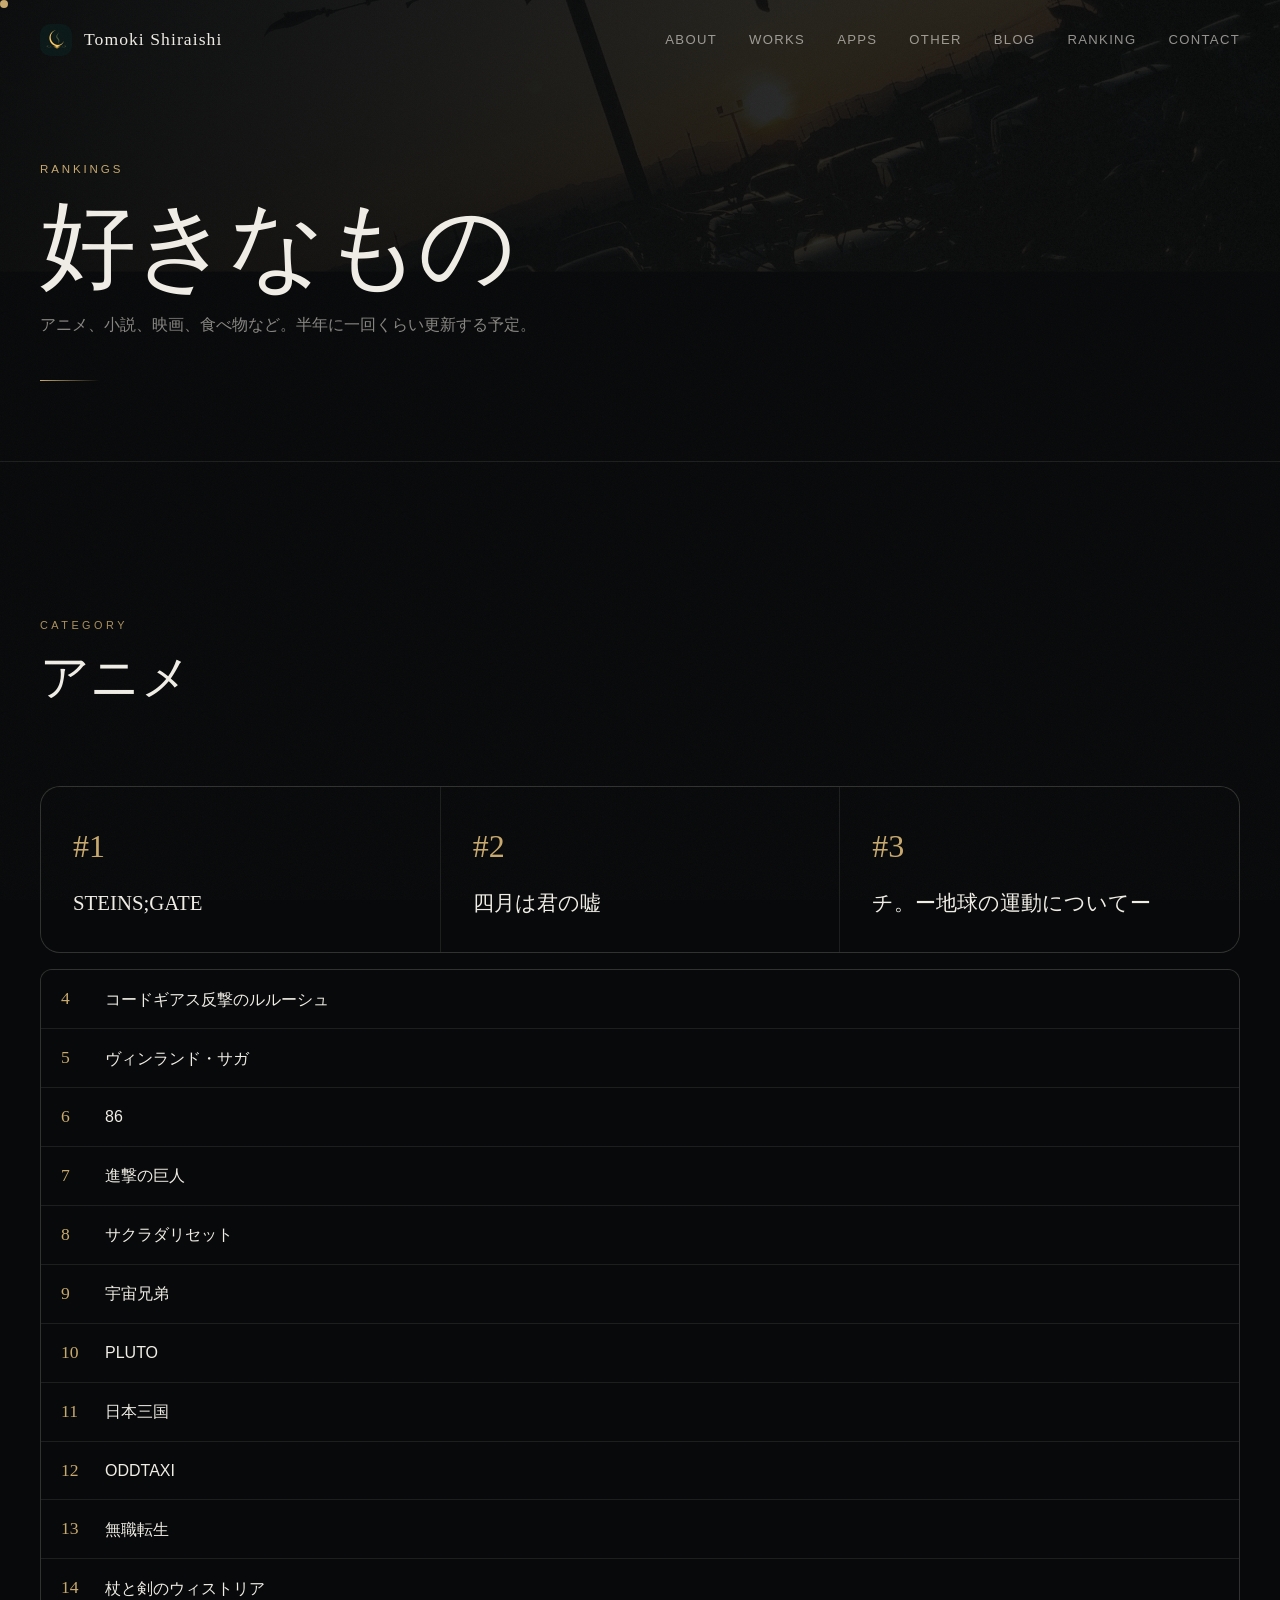
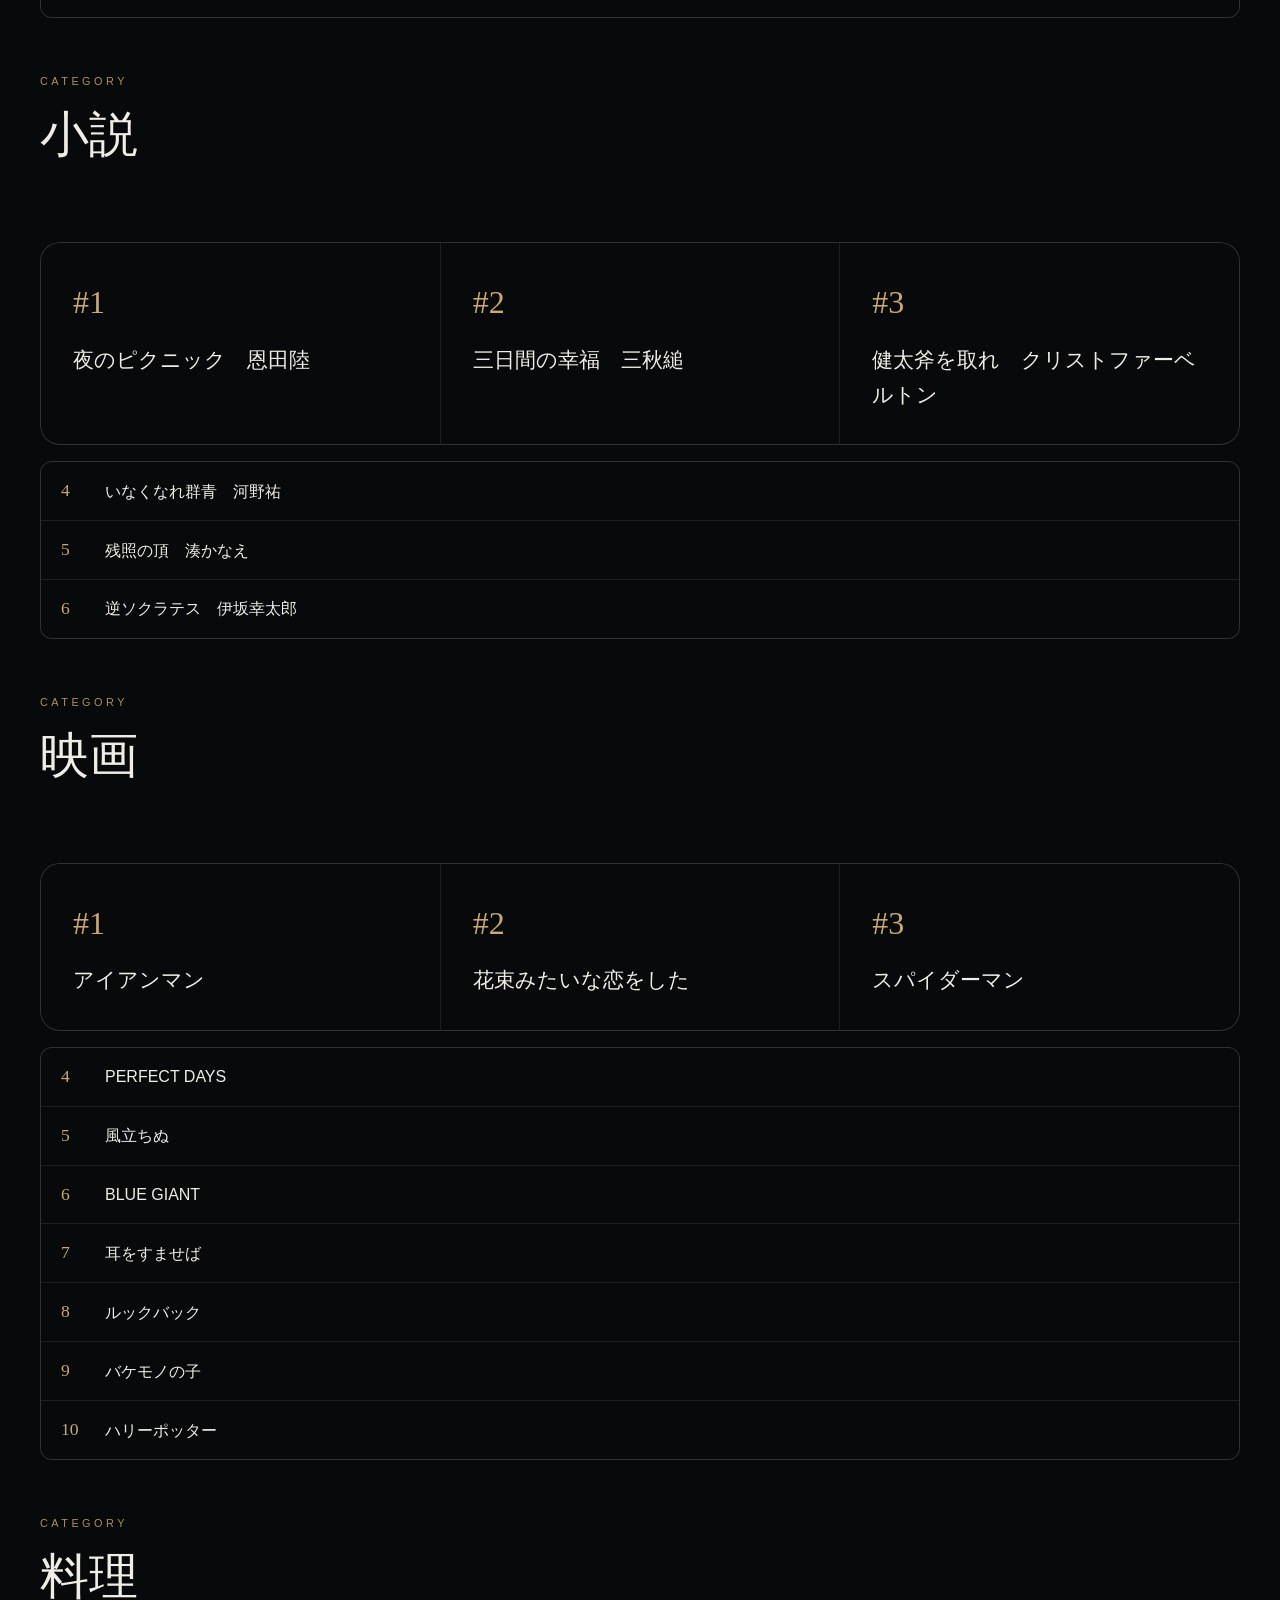
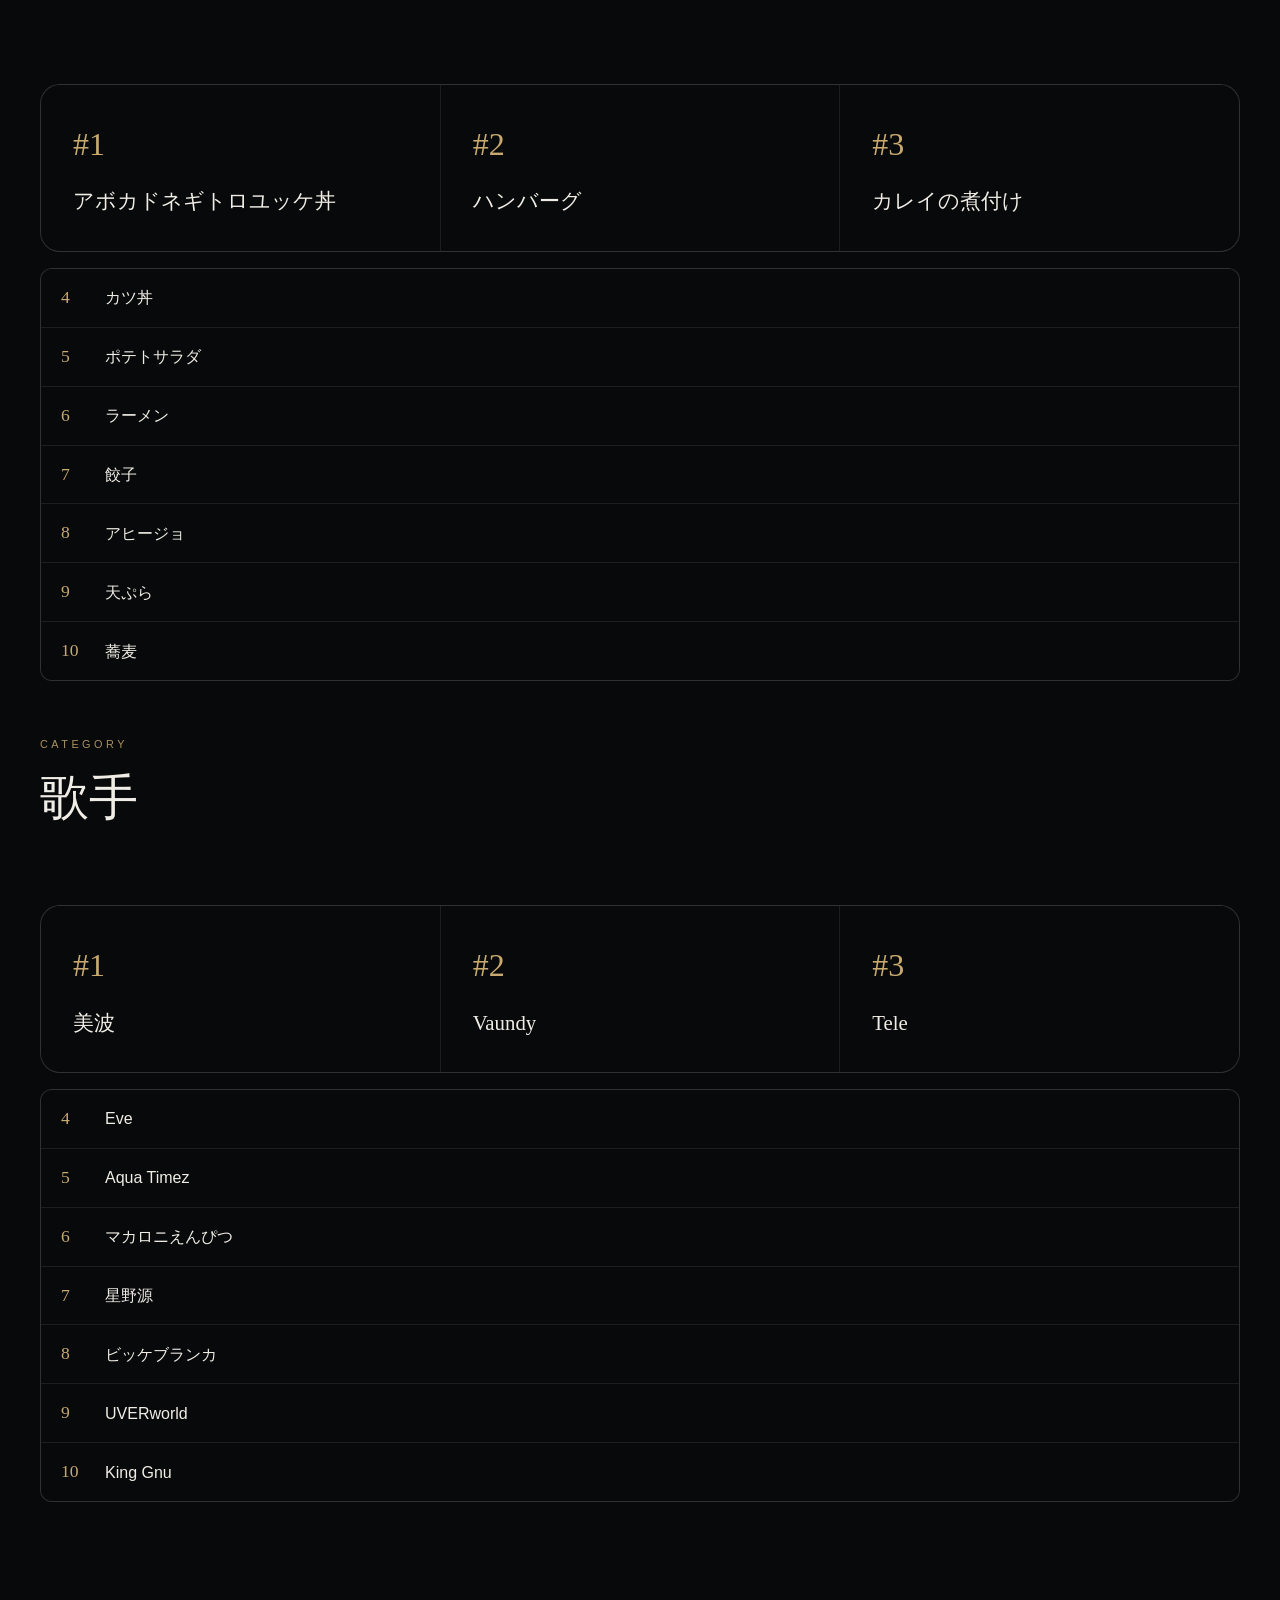
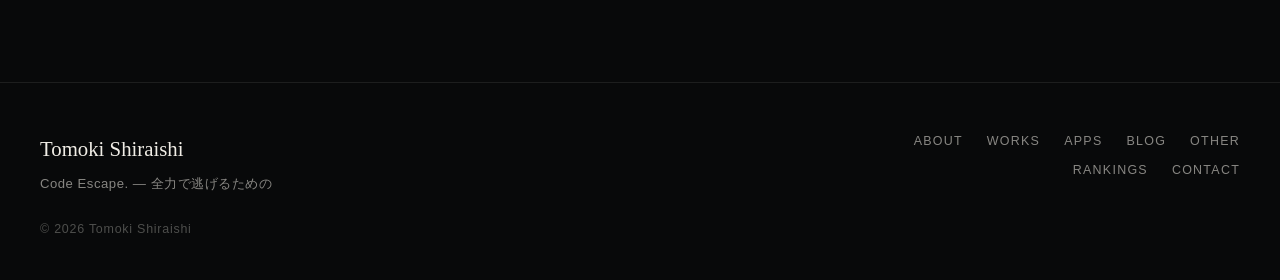
<file: rankings.html>
<!DOCTYPE html><html lang="ja" class="h-full antialiased"><head><meta charSet="utf-8"/><meta name="viewport" content="width=device-width, initial-scale=1"/><link rel="preload" href="/images/moments/moment_06.jpg" as="image"/><link rel="stylesheet" href="/_next/static/chunks/0-flavjygeul0.css" data-precedence="next"/><link rel="preload" as="script" fetchPriority="low" href="/_next/static/chunks/05tsy9pxtuyv0.js"/><script src="/_next/static/chunks/0pqt~8bl3ukh4.js" async=""></script><script src="/_next/static/chunks/0oui10gukf8nf.js" async=""></script><script src="/_next/static/chunks/0yoi6g0rt32bk.js" async=""></script><script src="/_next/static/chunks/turbopack-0t.r7dhw10ic3.js" async=""></script><script src="/_next/static/chunks/05255frl70h8j.js" async=""></script><script src="/_next/static/chunks/0d3shmwh5_nmn.js" async=""></script><title>Tomoki Shiraishi Portfolio</title><meta name="description" content="Portfolio site of Tomoki Shiraishi"/><link rel="shortcut icon" href="/icon.png"/><link rel="icon" href="/icon.png"/><link rel="apple-touch-icon" href="/apple-icon.png"/><script src="/_next/static/chunks/03~yq9q893hmn.js" noModule=""></script></head><body class="min-h-full flex flex-col bg-background text-foreground"><div hidden=""><!--$--><!--/$--></div><div id="page-transition-overlay" style="position:fixed;inset:0;background:#08090a;z-index:99999;opacity:1;pointer-events:none"></div><header class="site-header"><div class="site-header__inner"><a class="site-logo" href="/"><span class="site-logo__icon-crop" aria-hidden="true"><img alt="" loading="lazy" width="30" height="30" decoding="async" data-nimg="1" class="site-logo__icon" style="color:transparent" src="/images/header-logo-dark.png"/></span><span>Tomoki Shiraishi</span></a><nav class="site-nav" aria-label="Global"><a href="/about">About</a><a href="/works">Works</a><a href="/apps">Apps</a><a href="/other">Other</a><a href="/blog">Blog</a><a href="/rankings">Ranking</a><a href="/contact">Contact</a></nav><button type="button" class="menu-toggle" aria-expanded="false" aria-controls="mobile-navigation" aria-label="Open menu"><span></span><span></span><span></span></button></div><div class="mobile-nav-overlay" aria-hidden="true"></div><nav id="mobile-navigation" class="mobile-nav-drawer" aria-label="Mobile"><button type="button" class="mobile-nav-close" aria-label="Close menu"><span></span><span></span></button><a href="/about">About</a><a href="/works">Works</a><a href="/apps">Apps</a><a href="/other">Other</a><a href="/blog">Blog</a><a href="/rankings">Rankings</a><a href="/contact">Contact</a></nav></header><main class="flex-1"><section class="page-hero"><div class="page-hero__bg" aria-hidden="true"><img src="/images/moments/moment_06.jpg" alt="" class="page-hero__bg-img" data-parallax="0.18"/><div class="page-hero__bg-overlay"></div></div><div class="page-hero__inner container"><p class="page-hero__label">Rankings</p><h1 class="page-hero__title">好きなもの</h1><p class="page-hero__sub">アニメ、小説、映画、食べ物など。半年に一回くらい更新する予定。</p><div class="page-hero__line" aria-hidden="true"></div></div></section><section class="page-section"><div class="container"><div class="ranking-stack"><section class="ranking-section"><div class="section-heading reveal"><div><p class="section-label">Category</p><h2 class="section-title">アニメ</h2></div></div><div class="ranking-top3"><article class="ranking-top-card reveal reveal-delay-1"><p class="ranking-top-card__rank">#<!-- -->1</p><h3 style="font-family:var(--font-serif);font-size:1.3rem;font-weight:400">STEINS;GATE</h3></article><article class="ranking-top-card reveal reveal-delay-2"><p class="ranking-top-card__rank">#<!-- -->2</p><h3 style="font-family:var(--font-serif);font-size:1.3rem;font-weight:400">四月は君の嘘</h3></article><article class="ranking-top-card reveal reveal-delay-3"><p class="ranking-top-card__rank">#<!-- -->3</p><h3 style="font-family:var(--font-serif);font-size:1.3rem;font-weight:400">チ。ー地球の運動についてー</h3></article></div><div class="ranking-list reveal"><div class="ranking-row"><span class="ranking-row__rank">4</span><span>コードギアス反撃のルルーシュ</span></div><div class="ranking-row"><span class="ranking-row__rank">5</span><span>ヴィンランド・サガ</span></div><div class="ranking-row"><span class="ranking-row__rank">6</span><span>86</span></div><div class="ranking-row"><span class="ranking-row__rank">7</span><span>進撃の巨人</span></div><div class="ranking-row"><span class="ranking-row__rank">8</span><span>サクラダリセット</span></div><div class="ranking-row"><span class="ranking-row__rank">9</span><span>宇宙兄弟</span></div><div class="ranking-row"><span class="ranking-row__rank">10</span><span>PLUTO</span></div><div class="ranking-row"><span class="ranking-row__rank">11</span><span>日本三国</span></div><div class="ranking-row"><span class="ranking-row__rank">12</span><span>ODDTAXI</span></div><div class="ranking-row"><span class="ranking-row__rank">13</span><span>無職転生</span></div><div class="ranking-row"><span class="ranking-row__rank">14</span><span>杖と剣のウィストリア</span></div></div></section><section class="ranking-section"><div class="section-heading reveal"><div><p class="section-label">Category</p><h2 class="section-title">小説</h2></div></div><div class="ranking-top3"><article class="ranking-top-card reveal reveal-delay-1"><p class="ranking-top-card__rank">#<!-- -->1</p><h3 style="font-family:var(--font-serif);font-size:1.3rem;font-weight:400">夜のピクニック　恩田陸</h3></article><article class="ranking-top-card reveal reveal-delay-2"><p class="ranking-top-card__rank">#<!-- -->2</p><h3 style="font-family:var(--font-serif);font-size:1.3rem;font-weight:400">三日間の幸福　三秋縋</h3></article><article class="ranking-top-card reveal reveal-delay-3"><p class="ranking-top-card__rank">#<!-- -->3</p><h3 style="font-family:var(--font-serif);font-size:1.3rem;font-weight:400">健太斧を取れ　クリストファーベルトン</h3></article></div><div class="ranking-list reveal"><div class="ranking-row"><span class="ranking-row__rank">4</span><span>いなくなれ群青　河野祐</span></div><div class="ranking-row"><span class="ranking-row__rank">5</span><span>残照の頂　湊かなえ</span></div><div class="ranking-row"><span class="ranking-row__rank">6</span><span>逆ソクラテス　伊坂幸太郎</span></div></div></section><section class="ranking-section"><div class="section-heading reveal"><div><p class="section-label">Category</p><h2 class="section-title">映画</h2></div></div><div class="ranking-top3"><article class="ranking-top-card reveal reveal-delay-1"><p class="ranking-top-card__rank">#<!-- -->1</p><h3 style="font-family:var(--font-serif);font-size:1.3rem;font-weight:400">アイアンマン</h3></article><article class="ranking-top-card reveal reveal-delay-2"><p class="ranking-top-card__rank">#<!-- -->2</p><h3 style="font-family:var(--font-serif);font-size:1.3rem;font-weight:400">花束みたいな恋をした</h3></article><article class="ranking-top-card reveal reveal-delay-3"><p class="ranking-top-card__rank">#<!-- -->3</p><h3 style="font-family:var(--font-serif);font-size:1.3rem;font-weight:400">スパイダーマン</h3></article></div><div class="ranking-list reveal"><div class="ranking-row"><span class="ranking-row__rank">4</span><span>PERFECT DAYS</span></div><div class="ranking-row"><span class="ranking-row__rank">5</span><span>風立ちぬ</span></div><div class="ranking-row"><span class="ranking-row__rank">6</span><span>BLUE GIANT</span></div><div class="ranking-row"><span class="ranking-row__rank">7</span><span>耳をすませば</span></div><div class="ranking-row"><span class="ranking-row__rank">8</span><span>ルックバック</span></div><div class="ranking-row"><span class="ranking-row__rank">9</span><span>バケモノの子</span></div><div class="ranking-row"><span class="ranking-row__rank">10</span><span>ハリーポッター</span></div></div></section><section class="ranking-section"><div class="section-heading reveal"><div><p class="section-label">Category</p><h2 class="section-title">料理</h2></div></div><div class="ranking-top3"><article class="ranking-top-card reveal reveal-delay-1"><p class="ranking-top-card__rank">#<!-- -->1</p><h3 style="font-family:var(--font-serif);font-size:1.3rem;font-weight:400">アボカドネギトロユッケ丼</h3></article><article class="ranking-top-card reveal reveal-delay-2"><p class="ranking-top-card__rank">#<!-- -->2</p><h3 style="font-family:var(--font-serif);font-size:1.3rem;font-weight:400">ハンバーグ</h3></article><article class="ranking-top-card reveal reveal-delay-3"><p class="ranking-top-card__rank">#<!-- -->3</p><h3 style="font-family:var(--font-serif);font-size:1.3rem;font-weight:400">カレイの煮付け</h3></article></div><div class="ranking-list reveal"><div class="ranking-row"><span class="ranking-row__rank">4</span><span>カツ丼</span></div><div class="ranking-row"><span class="ranking-row__rank">5</span><span>ポテトサラダ</span></div><div class="ranking-row"><span class="ranking-row__rank">6</span><span>ラーメン</span></div><div class="ranking-row"><span class="ranking-row__rank">7</span><span>餃子</span></div><div class="ranking-row"><span class="ranking-row__rank">8</span><span>アヒージョ</span></div><div class="ranking-row"><span class="ranking-row__rank">9</span><span>天ぷら</span></div><div class="ranking-row"><span class="ranking-row__rank">10</span><span>蕎麦</span></div></div></section><section class="ranking-section"><div class="section-heading reveal"><div><p class="section-label">Category</p><h2 class="section-title">歌手</h2></div></div><div class="ranking-top3"><article class="ranking-top-card reveal reveal-delay-1"><p class="ranking-top-card__rank">#<!-- -->1</p><h3 style="font-family:var(--font-serif);font-size:1.3rem;font-weight:400">美波</h3></article><article class="ranking-top-card reveal reveal-delay-2"><p class="ranking-top-card__rank">#<!-- -->2</p><h3 style="font-family:var(--font-serif);font-size:1.3rem;font-weight:400">Vaundy</h3></article><article class="ranking-top-card reveal reveal-delay-3"><p class="ranking-top-card__rank">#<!-- -->3</p><h3 style="font-family:var(--font-serif);font-size:1.3rem;font-weight:400">Tele</h3></article></div><div class="ranking-list reveal"><div class="ranking-row"><span class="ranking-row__rank">4</span><span>Eve</span></div><div class="ranking-row"><span class="ranking-row__rank">5</span><span>Aqua Timez</span></div><div class="ranking-row"><span class="ranking-row__rank">6</span><span>マカロニえんぴつ</span></div><div class="ranking-row"><span class="ranking-row__rank">7</span><span>星野源</span></div><div class="ranking-row"><span class="ranking-row__rank">8</span><span>ビッケブランカ</span></div><div class="ranking-row"><span class="ranking-row__rank">9</span><span>UVERworld</span></div><div class="ranking-row"><span class="ranking-row__rank">10</span><span>King Gnu</span></div></div></section></div></div></section><!--$--><!--/$--></main><footer class="site-footer"><div class="site-footer__inner"><div class="footer-brand"><p class="footer-name">Tomoki Shiraishi</p><p class="footer-tagline">Code Escape. — 全力で逃げるための</p></div><nav class="footer-nav" aria-label="Footer"><a class="footer-nav__link" href="/about">About</a><a class="footer-nav__link" href="/works">Works</a><a class="footer-nav__link" href="/apps">Apps</a><a class="footer-nav__link" href="/blog">Blog</a><a class="footer-nav__link" href="/other">Other</a><a class="footer-nav__link" href="/rankings">Rankings</a><a class="footer-nav__link" href="/contact">Contact</a></nav><p class="footer-copy">© <!-- -->2026<!-- --> Tomoki Shiraishi</p></div></footer><script src="/_next/static/chunks/05tsy9pxtuyv0.js" id="_R_" async=""></script><script>(self.__next_f=self.__next_f||[]).push([0])</script><script>self.__next_f.push([1,"1:\"$Sreact.fragment\"\n2:I[66357,[\"/_next/static/chunks/05255frl70h8j.js\",\"/_next/static/chunks/0d3shmwh5_nmn.js\"],\"default\"]\n3:I[70119,[\"/_next/static/chunks/05255frl70h8j.js\",\"/_next/static/chunks/0d3shmwh5_nmn.js\"],\"default\"]\n4:I[39756,[\"/_next/static/chunks/05255frl70h8j.js\",\"/_next/static/chunks/0d3shmwh5_nmn.js\"],\"default\"]\n5:I[37457,[\"/_next/static/chunks/05255frl70h8j.js\",\"/_next/static/chunks/0d3shmwh5_nmn.js\"],\"default\"]\n6:I[22016,[\"/_next/static/chunks/05255frl70h8j.js\",\"/_next/static/chunks/0d3shmwh5_nmn.js\"],\"\"]\n7:I[52937,[\"/_next/static/chunks/05255frl70h8j.js\",\"/_next/static/chunks/0d3shmwh5_nmn.js\"],\"default\"]\n14:I[68027,[\"/_next/static/chunks/05255frl70h8j.js\",\"/_next/static/chunks/0d3shmwh5_nmn.js\"],\"default\",1]\n:HL[\"/_next/static/chunks/0-flavjygeul0.css\",\"style\"]\n:HL[\"/images/moments/moment_06.jpg\",\"image\"]\n"])</script><script>self.__next_f.push([1,"0:{\"P\":null,\"c\":[\"\",\"rankings\"],\"q\":\"\",\"i\":false,\"f\":[[[\"\",{\"children\":[\"rankings\",{\"children\":[\"__PAGE__\",{}]}]},\"$undefined\",\"$undefined\",16],[[\"$\",\"$1\",\"c\",{\"children\":[[[\"$\",\"link\",\"0\",{\"rel\":\"stylesheet\",\"href\":\"/_next/static/chunks/0-flavjygeul0.css\",\"precedence\":\"next\",\"crossOrigin\":\"$undefined\",\"nonce\":\"$undefined\"}],[\"$\",\"script\",\"script-0\",{\"src\":\"/_next/static/chunks/05255frl70h8j.js\",\"async\":true,\"nonce\":\"$undefined\"}],[\"$\",\"script\",\"script-1\",{\"src\":\"/_next/static/chunks/0d3shmwh5_nmn.js\",\"async\":true,\"nonce\":\"$undefined\"}]],[\"$\",\"html\",null,{\"lang\":\"ja\",\"className\":\"h-full antialiased\",\"children\":[\"$\",\"body\",null,{\"className\":\"min-h-full flex flex-col bg-background text-foreground\",\"children\":[[\"$\",\"$L2\",null,{}],[\"$\",\"$L3\",null,{}],[\"$\",\"main\",null,{\"className\":\"flex-1\",\"children\":[\"$\",\"$L4\",null,{\"parallelRouterKey\":\"children\",\"error\":\"$undefined\",\"errorStyles\":\"$undefined\",\"errorScripts\":\"$undefined\",\"template\":[\"$\",\"$L5\",null,{}],\"templateStyles\":\"$undefined\",\"templateScripts\":\"$undefined\",\"notFound\":[[[\"$\",\"title\",null,{\"children\":\"404: This page could not be found.\"}],[\"$\",\"div\",null,{\"style\":{\"fontFamily\":\"system-ui,\\\"Segoe UI\\\",Roboto,Helvetica,Arial,sans-serif,\\\"Apple Color Emoji\\\",\\\"Segoe UI Emoji\\\"\",\"height\":\"100vh\",\"textAlign\":\"center\",\"display\":\"flex\",\"flexDirection\":\"column\",\"alignItems\":\"center\",\"justifyContent\":\"center\"},\"children\":[\"$\",\"div\",null,{\"children\":[[\"$\",\"style\",null,{\"dangerouslySetInnerHTML\":{\"__html\":\"body{color:#000;background:#fff;margin:0}.next-error-h1{border-right:1px solid rgba(0,0,0,.3)}@media (prefers-color-scheme:dark){body{color:#fff;background:#000}.next-error-h1{border-right:1px solid rgba(255,255,255,.3)}}\"}}],[\"$\",\"h1\",null,{\"className\":\"next-error-h1\",\"style\":{\"display\":\"inline-block\",\"margin\":\"0 20px 0 0\",\"padding\":\"0 23px 0 0\",\"fontSize\":24,\"fontWeight\":500,\"verticalAlign\":\"top\",\"lineHeight\":\"49px\"},\"children\":404}],[\"$\",\"div\",null,{\"style\":{\"display\":\"inline-block\"},\"children\":[\"$\",\"h2\",null,{\"style\":{\"fontSize\":14,\"fontWeight\":400,\"lineHeight\":\"49px\",\"margin\":0},\"children\":\"This page could not be found.\"}]}]]}]}]],[]],\"forbidden\":\"$undefined\",\"unauthorized\":\"$undefined\"}]}],[\"$\",\"footer\",null,{\"className\":\"site-footer\",\"children\":[\"$\",\"div\",null,{\"className\":\"site-footer__inner\",\"children\":[[\"$\",\"div\",null,{\"className\":\"footer-brand\",\"children\":[[\"$\",\"p\",null,{\"className\":\"footer-name\",\"children\":\"Tomoki Shiraishi\"}],[\"$\",\"p\",null,{\"className\":\"footer-tagline\",\"children\":\"Code Escape. — 全力で逃げるための\"}]]}],[\"$\",\"nav\",null,{\"className\":\"footer-nav\",\"aria-label\":\"Footer\",\"children\":[[\"$\",\"$L6\",\"/about\",{\"href\":\"/about\",\"className\":\"footer-nav__link\",\"children\":\"About\"}],[\"$\",\"$L6\",\"/works\",{\"href\":\"/works\",\"className\":\"footer-nav__link\",\"children\":\"Works\"}],[\"$\",\"$L6\",\"/apps\",{\"href\":\"/apps\",\"className\":\"footer-nav__link\",\"children\":\"Apps\"}],[\"$\",\"$L6\",\"/blog\",{\"href\":\"/blog\",\"className\":\"footer-nav__link\",\"children\":\"Blog\"}],[\"$\",\"$L6\",\"/other\",{\"href\":\"/other\",\"className\":\"footer-nav__link\",\"children\":\"Other\"}],[\"$\",\"$L6\",\"/rankings\",{\"href\":\"/rankings\",\"className\":\"footer-nav__link\",\"children\":\"Rankings\"}],[\"$\",\"$L6\",\"/contact\",{\"href\":\"/contact\",\"className\":\"footer-nav__link\",\"children\":\"Contact\"}]]}],[\"$\",\"p\",null,{\"className\":\"footer-copy\",\"children\":[\"© \",2026,\" Tomoki Shiraishi\"]}]]}]}],[\"$\",\"$L7\",null,{}]]}]}]]}],{\"children\":[[\"$\",\"$1\",\"c\",{\"children\":[null,[\"$\",\"$L4\",null,{\"parallelRouterKey\":\"children\",\"error\":\"$undefined\",\"errorStyles\":\"$undefined\",\"errorScripts\":\"$undefined\",\"template\":[\"$\",\"$L5\",null,{}],\"templateStyles\":\"$undefined\",\"templateScripts\":\"$undefined\",\"notFound\":\"$undefined\",\"forbidden\":\"$undefined\",\"unauthorized\":\"$undefined\"}]]}],{\"children\":[[\"$\",\"$1\",\"c\",{\"children\":[[[\"$\",\"section\",null,{\"className\":\"page-hero\",\"children\":[[\"$\",\"div\",null,{\"className\":\"page-hero__bg\",\"aria-hidden\":\"true\",\"children\":[[\"$\",\"img\",null,{\"src\":\"/images/moments/moment_06.jpg\",\"alt\":\"\",\"className\":\"page-hero__bg-img\",\"data-parallax\":\"0.18\"}],[\"$\",\"div\",null,{\"className\":\"page-hero__bg-overlay\"}]]}],[\"$\",\"div\",null,{\"className\":\"page-hero__inner container\",\"children\":[[\"$\",\"p\",null,{\"className\":\"page-hero__label\",\"children\":\"Rankings\"}],[\"$\",\"h1\",null,{\"className\":\"page-hero__title\",\"children\":\"好きなもの\"}],[\"$\",\"p\",null,{\"className\":\"page-hero__sub\",\"children\":\"アニメ、小説、映画、食べ物など。半年に一回くらい更新する予定。\"}],[\"$\",\"div\",null,{\"className\":\"page-hero__line\",\"aria-hidden\":\"true\"}]]}]]}],[\"$\",\"section\",null,{\"className\":\"page-section\",\"children\":[\"$\",\"div\",null,{\"className\":\"container\",\"children\":[\"$\",\"div\",null,{\"className\":\"ranking-stack\",\"children\":[[\"$\",\"section\",\"アニメ\",{\"className\":\"ranking-section\",\"children\":[[\"$\",\"div\",null,{\"className\":\"section-heading reveal\",\"children\":[\"$\",\"div\",null,{\"children\":[[\"$\",\"p\",null,{\"className\":\"section-label\",\"children\":\"Category\"}],[\"$\",\"h2\",null,{\"className\":\"section-title\",\"children\":\"アニメ\"}]]}]}],[\"$\",\"div\",null,{\"className\":\"ranking-top3\",\"children\":[[\"$\",\"article\",\"1\",{\"className\":\"ranking-top-card reveal reveal-delay-1\",\"children\":[\"$L8\",\"$L9\"]}],\"$La\",\"$Lb\"]}],\"$Lc\"]}],\"$Ld\",\"$Le\",\"$Lf\",\"$L10\"]}]}]}]],null,\"$L11\"]}],{},null,false,null]},null,false,\"$@12\"]},null,false,null],\"$L13\",false]],\"m\":\"$undefined\",\"G\":[\"$14\",[\"$L15\"]],\"S\":true,\"h\":null,\"s\":\"$undefined\",\"l\":\"$undefined\",\"p\":\"$undefined\",\"d\":\"$undefined\",\"b\":\"gwgv-fAZtxCQL9dE2IXTz\"}\n"])</script><script>self.__next_f.push([1,"16:I[97367,[\"/_next/static/chunks/05255frl70h8j.js\",\"/_next/static/chunks/0d3shmwh5_nmn.js\"],\"OutletBoundary\"]\n17:\"$Sreact.suspense\"\n1a:I[97367,[\"/_next/static/chunks/05255frl70h8j.js\",\"/_next/static/chunks/0d3shmwh5_nmn.js\"],\"ViewportBoundary\"]\n1c:I[97367,[\"/_next/static/chunks/05255frl70h8j.js\",\"/_next/static/chunks/0d3shmwh5_nmn.js\"],\"MetadataBoundary\"]\n8:[\"$\",\"p\",null,{\"className\":\"ranking-top-card__rank\",\"children\":[\"#\",1]}]\n9:[\"$\",\"h3\",null,{\"style\":{\"fontFamily\":\"var(--font-serif)\",\"fontSize\":\"1.3rem\",\"fontWeight\":400},\"children\":\"STEINS;GATE\"}]\na:[\"$\",\"article\",\"2\",{\"className\":\"ranking-top-card reveal reveal-delay-2\",\"children\":[[\"$\",\"p\",null,{\"className\":\"ranking-top-card__rank\",\"children\":[\"#\",2]}],[\"$\",\"h3\",null,{\"style\":{\"fontFamily\":\"var(--font-serif)\",\"fontSize\":\"1.3rem\",\"fontWeight\":400},\"children\":\"四月は君の嘘\"}]]}]\nb:[\"$\",\"article\",\"3\",{\"className\":\"ranking-top-card reveal reveal-delay-3\",\"children\":[[\"$\",\"p\",null,{\"className\":\"ranking-top-card__rank\",\"children\":[\"#\",3]}],[\"$\",\"h3\",null,{\"style\":{\"fontFamily\":\"var(--font-serif)\",\"fontSize\":\"1.3rem\",\"fontWeight\":400},\"children\":\"チ。ー地球の運動についてー\"}]]}]\n"])</script><script>self.__next_f.push([1,"c:[\"$\",\"div\",null,{\"className\":\"ranking-list reveal\",\"children\":[[\"$\",\"div\",\"4\",{\"className\":\"ranking-row\",\"children\":[[\"$\",\"span\",null,{\"className\":\"ranking-row__rank\",\"children\":4}],[\"$\",\"span\",null,{\"children\":\"コードギアス反撃のルルーシュ\"}]]}],[\"$\",\"div\",\"5\",{\"className\":\"ranking-row\",\"children\":[[\"$\",\"span\",null,{\"className\":\"ranking-row__rank\",\"children\":5}],[\"$\",\"span\",null,{\"children\":\"ヴィンランド・サガ\"}]]}],[\"$\",\"div\",\"6\",{\"className\":\"ranking-row\",\"children\":[[\"$\",\"span\",null,{\"className\":\"ranking-row__rank\",\"children\":6}],[\"$\",\"span\",null,{\"children\":\"86\"}]]}],[\"$\",\"div\",\"7\",{\"className\":\"ranking-row\",\"children\":[[\"$\",\"span\",null,{\"className\":\"ranking-row__rank\",\"children\":7}],[\"$\",\"span\",null,{\"children\":\"進撃の巨人\"}]]}],[\"$\",\"div\",\"8\",{\"className\":\"ranking-row\",\"children\":[[\"$\",\"span\",null,{\"className\":\"ranking-row__rank\",\"children\":8}],[\"$\",\"span\",null,{\"children\":\"サクラダリセット\"}]]}],[\"$\",\"div\",\"9\",{\"className\":\"ranking-row\",\"children\":[[\"$\",\"span\",null,{\"className\":\"ranking-row__rank\",\"children\":9}],[\"$\",\"span\",null,{\"children\":\"宇宙兄弟\"}]]}],[\"$\",\"div\",\"10\",{\"className\":\"ranking-row\",\"children\":[[\"$\",\"span\",null,{\"className\":\"ranking-row__rank\",\"children\":10}],[\"$\",\"span\",null,{\"children\":\"PLUTO\"}]]}],[\"$\",\"div\",\"11\",{\"className\":\"ranking-row\",\"children\":[[\"$\",\"span\",null,{\"className\":\"ranking-row__rank\",\"children\":11}],[\"$\",\"span\",null,{\"children\":\"日本三国\"}]]}],[\"$\",\"div\",\"12\",{\"className\":\"ranking-row\",\"children\":[[\"$\",\"span\",null,{\"className\":\"ranking-row__rank\",\"children\":12}],[\"$\",\"span\",null,{\"children\":\"ODDTAXI\"}]]}],[\"$\",\"div\",\"13\",{\"className\":\"ranking-row\",\"children\":[[\"$\",\"span\",null,{\"className\":\"ranking-row__rank\",\"children\":13}],[\"$\",\"span\",null,{\"children\":\"無職転生\"}]]}],[\"$\",\"div\",\"14\",{\"className\":\"ranking-row\",\"children\":[[\"$\",\"span\",null,{\"className\":\"ranking-row__rank\",\"children\":14}],[\"$\",\"span\",null,{\"children\":\"杖と剣のウィストリア\"}]]}]]}]\n"])</script><script>self.__next_f.push([1,"d:[\"$\",\"section\",\"小説\",{\"className\":\"ranking-section\",\"children\":[[\"$\",\"div\",null,{\"className\":\"section-heading reveal\",\"children\":[\"$\",\"div\",null,{\"children\":[[\"$\",\"p\",null,{\"className\":\"section-label\",\"children\":\"Category\"}],[\"$\",\"h2\",null,{\"className\":\"section-title\",\"children\":\"小説\"}]]}]}],[\"$\",\"div\",null,{\"className\":\"ranking-top3\",\"children\":[[\"$\",\"article\",\"1\",{\"className\":\"ranking-top-card reveal reveal-delay-1\",\"children\":[[\"$\",\"p\",null,{\"className\":\"ranking-top-card__rank\",\"children\":[\"#\",1]}],[\"$\",\"h3\",null,{\"style\":{\"fontFamily\":\"var(--font-serif)\",\"fontSize\":\"1.3rem\",\"fontWeight\":400},\"children\":\"夜のピクニック　恩田陸\"}]]}],[\"$\",\"article\",\"2\",{\"className\":\"ranking-top-card reveal reveal-delay-2\",\"children\":[[\"$\",\"p\",null,{\"className\":\"ranking-top-card__rank\",\"children\":[\"#\",2]}],[\"$\",\"h3\",null,{\"style\":{\"fontFamily\":\"var(--font-serif)\",\"fontSize\":\"1.3rem\",\"fontWeight\":400},\"children\":\"三日間の幸福　三秋縋\"}]]}],[\"$\",\"article\",\"3\",{\"className\":\"ranking-top-card reveal reveal-delay-3\",\"children\":[[\"$\",\"p\",null,{\"className\":\"ranking-top-card__rank\",\"children\":[\"#\",3]}],[\"$\",\"h3\",null,{\"style\":{\"fontFamily\":\"var(--font-serif)\",\"fontSize\":\"1.3rem\",\"fontWeight\":400},\"children\":\"健太斧を取れ　クリストファーベルトン\"}]]}]]}],[\"$\",\"div\",null,{\"className\":\"ranking-list reveal\",\"children\":[[\"$\",\"div\",\"4\",{\"className\":\"ranking-row\",\"children\":[[\"$\",\"span\",null,{\"className\":\"ranking-row__rank\",\"children\":4}],[\"$\",\"span\",null,{\"children\":\"いなくなれ群青　河野祐\"}]]}],[\"$\",\"div\",\"5\",{\"className\":\"ranking-row\",\"children\":[[\"$\",\"span\",null,{\"className\":\"ranking-row__rank\",\"children\":5}],[\"$\",\"span\",null,{\"children\":\"残照の頂　湊かなえ\"}]]}],[\"$\",\"div\",\"6\",{\"className\":\"ranking-row\",\"children\":[[\"$\",\"span\",null,{\"className\":\"ranking-row__rank\",\"children\":6}],[\"$\",\"span\",null,{\"children\":\"逆ソクラテス　伊坂幸太郎\"}]]}]]}]]}]\n"])</script><script>self.__next_f.push([1,"e:[\"$\",\"section\",\"映画\",{\"className\":\"ranking-section\",\"children\":[[\"$\",\"div\",null,{\"className\":\"section-heading reveal\",\"children\":[\"$\",\"div\",null,{\"children\":[[\"$\",\"p\",null,{\"className\":\"section-label\",\"children\":\"Category\"}],[\"$\",\"h2\",null,{\"className\":\"section-title\",\"children\":\"映画\"}]]}]}],[\"$\",\"div\",null,{\"className\":\"ranking-top3\",\"children\":[[\"$\",\"article\",\"1\",{\"className\":\"ranking-top-card reveal reveal-delay-1\",\"children\":[[\"$\",\"p\",null,{\"className\":\"ranking-top-card__rank\",\"children\":[\"#\",1]}],[\"$\",\"h3\",null,{\"style\":{\"fontFamily\":\"var(--font-serif)\",\"fontSize\":\"1.3rem\",\"fontWeight\":400},\"children\":\"アイアンマン\"}]]}],[\"$\",\"article\",\"2\",{\"className\":\"ranking-top-card reveal reveal-delay-2\",\"children\":[[\"$\",\"p\",null,{\"className\":\"ranking-top-card__rank\",\"children\":[\"#\",2]}],[\"$\",\"h3\",null,{\"style\":{\"fontFamily\":\"var(--font-serif)\",\"fontSize\":\"1.3rem\",\"fontWeight\":400},\"children\":\"花束みたいな恋をした\"}]]}],[\"$\",\"article\",\"3\",{\"className\":\"ranking-top-card reveal reveal-delay-3\",\"children\":[[\"$\",\"p\",null,{\"className\":\"ranking-top-card__rank\",\"children\":[\"#\",3]}],[\"$\",\"h3\",null,{\"style\":{\"fontFamily\":\"var(--font-serif)\",\"fontSize\":\"1.3rem\",\"fontWeight\":400},\"children\":\"スパイダーマン\"}]]}]]}],[\"$\",\"div\",null,{\"className\":\"ranking-list reveal\",\"children\":[[\"$\",\"div\",\"4\",{\"className\":\"ranking-row\",\"children\":[[\"$\",\"span\",null,{\"className\":\"ranking-row__rank\",\"children\":4}],[\"$\",\"span\",null,{\"children\":\"PERFECT DAYS\"}]]}],[\"$\",\"div\",\"5\",{\"className\":\"ranking-row\",\"children\":[[\"$\",\"span\",null,{\"className\":\"ranking-row__rank\",\"children\":5}],[\"$\",\"span\",null,{\"children\":\"風立ちぬ\"}]]}],[\"$\",\"div\",\"6\",{\"className\":\"ranking-row\",\"children\":[[\"$\",\"span\",null,{\"className\":\"ranking-row__rank\",\"children\":6}],[\"$\",\"span\",null,{\"children\":\"BLUE GIANT\"}]]}],[\"$\",\"div\",\"7\",{\"className\":\"ranking-row\",\"children\":[[\"$\",\"span\",null,{\"className\":\"ranking-row__rank\",\"children\":7}],[\"$\",\"span\",null,{\"children\":\"耳をすませば\"}]]}],[\"$\",\"div\",\"8\",{\"className\":\"ranking-row\",\"children\":[[\"$\",\"span\",null,{\"className\":\"ranking-row__rank\",\"children\":8}],[\"$\",\"span\",null,{\"children\":\"ルックバック\"}]]}],[\"$\",\"div\",\"9\",{\"className\":\"ranking-row\",\"children\":[[\"$\",\"span\",null,{\"className\":\"ranking-row__rank\",\"children\":9}],[\"$\",\"span\",null,{\"children\":\"バケモノの子\"}]]}],[\"$\",\"div\",\"10\",{\"className\":\"ranking-row\",\"children\":[[\"$\",\"span\",null,{\"className\":\"ranking-row__rank\",\"children\":10}],[\"$\",\"span\",null,{\"children\":\"ハリーポッター\"}]]}]]}]]}]\n"])</script><script>self.__next_f.push([1,"f:[\"$\",\"section\",\"料理\",{\"className\":\"ranking-section\",\"children\":[[\"$\",\"div\",null,{\"className\":\"section-heading reveal\",\"children\":[\"$\",\"div\",null,{\"children\":[[\"$\",\"p\",null,{\"className\":\"section-label\",\"children\":\"Category\"}],[\"$\",\"h2\",null,{\"className\":\"section-title\",\"children\":\"料理\"}]]}]}],[\"$\",\"div\",null,{\"className\":\"ranking-top3\",\"children\":[[\"$\",\"article\",\"1\",{\"className\":\"ranking-top-card reveal reveal-delay-1\",\"children\":[[\"$\",\"p\",null,{\"className\":\"ranking-top-card__rank\",\"children\":[\"#\",1]}],[\"$\",\"h3\",null,{\"style\":{\"fontFamily\":\"var(--font-serif)\",\"fontSize\":\"1.3rem\",\"fontWeight\":400},\"children\":\"アボカドネギトロユッケ丼\"}]]}],[\"$\",\"article\",\"2\",{\"className\":\"ranking-top-card reveal reveal-delay-2\",\"children\":[[\"$\",\"p\",null,{\"className\":\"ranking-top-card__rank\",\"children\":[\"#\",2]}],[\"$\",\"h3\",null,{\"style\":{\"fontFamily\":\"var(--font-serif)\",\"fontSize\":\"1.3rem\",\"fontWeight\":400},\"children\":\"ハンバーグ\"}]]}],[\"$\",\"article\",\"3\",{\"className\":\"ranking-top-card reveal reveal-delay-3\",\"children\":[[\"$\",\"p\",null,{\"className\":\"ranking-top-card__rank\",\"children\":[\"#\",3]}],[\"$\",\"h3\",null,{\"style\":{\"fontFamily\":\"var(--font-serif)\",\"fontSize\":\"1.3rem\",\"fontWeight\":400},\"children\":\"カレイの煮付け\"}]]}]]}],[\"$\",\"div\",null,{\"className\":\"ranking-list reveal\",\"children\":[[\"$\",\"div\",\"4\",{\"className\":\"ranking-row\",\"children\":[[\"$\",\"span\",null,{\"className\":\"ranking-row__rank\",\"children\":4}],[\"$\",\"span\",null,{\"children\":\"カツ丼\"}]]}],[\"$\",\"div\",\"5\",{\"className\":\"ranking-row\",\"children\":[[\"$\",\"span\",null,{\"className\":\"ranking-row__rank\",\"children\":5}],[\"$\",\"span\",null,{\"children\":\"ポテトサラダ\"}]]}],[\"$\",\"div\",\"6\",{\"className\":\"ranking-row\",\"children\":[[\"$\",\"span\",null,{\"className\":\"ranking-row__rank\",\"children\":6}],[\"$\",\"span\",null,{\"children\":\"ラーメン\"}]]}],[\"$\",\"div\",\"7\",{\"className\":\"ranking-row\",\"children\":[[\"$\",\"span\",null,{\"className\":\"ranking-row__rank\",\"children\":7}],[\"$\",\"span\",null,{\"children\":\"餃子\"}]]}],[\"$\",\"div\",\"8\",{\"className\":\"ranking-row\",\"children\":[[\"$\",\"span\",null,{\"className\":\"ranking-row__rank\",\"children\":8}],[\"$\",\"span\",null,{\"children\":\"アヒージョ\"}]]}],[\"$\",\"div\",\"9\",{\"className\":\"ranking-row\",\"children\":[[\"$\",\"span\",null,{\"className\":\"ranking-row__rank\",\"children\":9}],[\"$\",\"span\",null,{\"children\":\"天ぷら\"}]]}],[\"$\",\"div\",\"10\",{\"className\":\"ranking-row\",\"children\":[[\"$\",\"span\",null,{\"className\":\"ranking-row__rank\",\"children\":10}],[\"$\",\"span\",null,{\"children\":\"蕎麦\"}]]}]]}]]}]\n"])</script><script>self.__next_f.push([1,"10:[\"$\",\"section\",\"歌手\",{\"className\":\"ranking-section\",\"children\":[[\"$\",\"div\",null,{\"className\":\"section-heading reveal\",\"children\":[\"$\",\"div\",null,{\"children\":[[\"$\",\"p\",null,{\"className\":\"section-label\",\"children\":\"Category\"}],[\"$\",\"h2\",null,{\"className\":\"section-title\",\"children\":\"歌手\"}]]}]}],[\"$\",\"div\",null,{\"className\":\"ranking-top3\",\"children\":[[\"$\",\"article\",\"1\",{\"className\":\"ranking-top-card reveal reveal-delay-1\",\"children\":[[\"$\",\"p\",null,{\"className\":\"ranking-top-card__rank\",\"children\":[\"#\",1]}],[\"$\",\"h3\",null,{\"style\":{\"fontFamily\":\"var(--font-serif)\",\"fontSize\":\"1.3rem\",\"fontWeight\":400},\"children\":\"美波\"}]]}],[\"$\",\"article\",\"2\",{\"className\":\"ranking-top-card reveal reveal-delay-2\",\"children\":[[\"$\",\"p\",null,{\"className\":\"ranking-top-card__rank\",\"children\":[\"#\",2]}],[\"$\",\"h3\",null,{\"style\":{\"fontFamily\":\"var(--font-serif)\",\"fontSize\":\"1.3rem\",\"fontWeight\":400},\"children\":\"Vaundy\"}]]}],[\"$\",\"article\",\"3\",{\"className\":\"ranking-top-card reveal reveal-delay-3\",\"children\":[[\"$\",\"p\",null,{\"className\":\"ranking-top-card__rank\",\"children\":[\"#\",3]}],[\"$\",\"h3\",null,{\"style\":{\"fontFamily\":\"var(--font-serif)\",\"fontSize\":\"1.3rem\",\"fontWeight\":400},\"children\":\"Tele\"}]]}]]}],[\"$\",\"div\",null,{\"className\":\"ranking-list reveal\",\"children\":[[\"$\",\"div\",\"4\",{\"className\":\"ranking-row\",\"children\":[[\"$\",\"span\",null,{\"className\":\"ranking-row__rank\",\"children\":4}],[\"$\",\"span\",null,{\"children\":\"Eve\"}]]}],[\"$\",\"div\",\"5\",{\"className\":\"ranking-row\",\"children\":[[\"$\",\"span\",null,{\"className\":\"ranking-row__rank\",\"children\":5}],[\"$\",\"span\",null,{\"children\":\"Aqua Timez\"}]]}],[\"$\",\"div\",\"6\",{\"className\":\"ranking-row\",\"children\":[[\"$\",\"span\",null,{\"className\":\"ranking-row__rank\",\"children\":6}],[\"$\",\"span\",null,{\"children\":\"マカロニえんぴつ\"}]]}],[\"$\",\"div\",\"7\",{\"className\":\"ranking-row\",\"children\":[[\"$\",\"span\",null,{\"className\":\"ranking-row__rank\",\"children\":7}],[\"$\",\"span\",null,{\"children\":\"星野源\"}]]}],[\"$\",\"div\",\"8\",{\"className\":\"ranking-row\",\"children\":[[\"$\",\"span\",null,{\"className\":\"ranking-row__rank\",\"children\":8}],[\"$\",\"span\",null,{\"children\":\"ビッケブランカ\"}]]}],[\"$\",\"div\",\"9\",{\"className\":\"ranking-row\",\"children\":[[\"$\",\"span\",null,{\"className\":\"ranking-row__rank\",\"children\":9}],[\"$\",\"span\",null,{\"children\":\"UVERworld\"}]]}],[\"$\",\"div\",\"10\",{\"className\":\"ranking-row\",\"children\":[[\"$\",\"span\",null,{\"className\":\"ranking-row__rank\",\"children\":10}],[\"$\",\"span\",null,{\"children\":\"King Gnu\"}]]}]]}]]}]\n"])</script><script>self.__next_f.push([1,"11:[\"$\",\"$L16\",null,{\"children\":[\"$\",\"$17\",null,{\"name\":\"Next.MetadataOutlet\",\"children\":\"$@18\"}]}]\n19:[]\n12:\"$W19\"\n13:[\"$\",\"$1\",\"h\",{\"children\":[null,[\"$\",\"$L1a\",null,{\"children\":\"$L1b\"}],[\"$\",\"div\",null,{\"hidden\":true,\"children\":[\"$\",\"$L1c\",null,{\"children\":[\"$\",\"$17\",null,{\"name\":\"Next.Metadata\",\"children\":\"$L1d\"}]}]}],null]}]\n15:[\"$\",\"link\",\"0\",{\"rel\":\"stylesheet\",\"href\":\"/_next/static/chunks/0-flavjygeul0.css\",\"precedence\":\"next\",\"crossOrigin\":\"$undefined\",\"nonce\":\"$undefined\"}]\n"])</script><script>self.__next_f.push([1,"1b:[[\"$\",\"meta\",\"0\",{\"charSet\":\"utf-8\"}],[\"$\",\"meta\",\"1\",{\"name\":\"viewport\",\"content\":\"width=device-width, initial-scale=1\"}]]\n"])</script><script>self.__next_f.push([1,"1e:I[27201,[\"/_next/static/chunks/05255frl70h8j.js\",\"/_next/static/chunks/0d3shmwh5_nmn.js\"],\"IconMark\"]\n18:null\n1d:[[\"$\",\"title\",\"0\",{\"children\":\"Tomoki Shiraishi Portfolio\"}],[\"$\",\"meta\",\"1\",{\"name\":\"description\",\"content\":\"Portfolio site of Tomoki Shiraishi\"}],[\"$\",\"link\",\"2\",{\"rel\":\"shortcut icon\",\"href\":\"/icon.png\"}],[\"$\",\"link\",\"3\",{\"rel\":\"icon\",\"href\":\"/icon.png\"}],[\"$\",\"link\",\"4\",{\"rel\":\"apple-touch-icon\",\"href\":\"/apple-icon.png\"}],[\"$\",\"$L1e\",\"5\",{}]]\n"])</script></body></html>
</file>
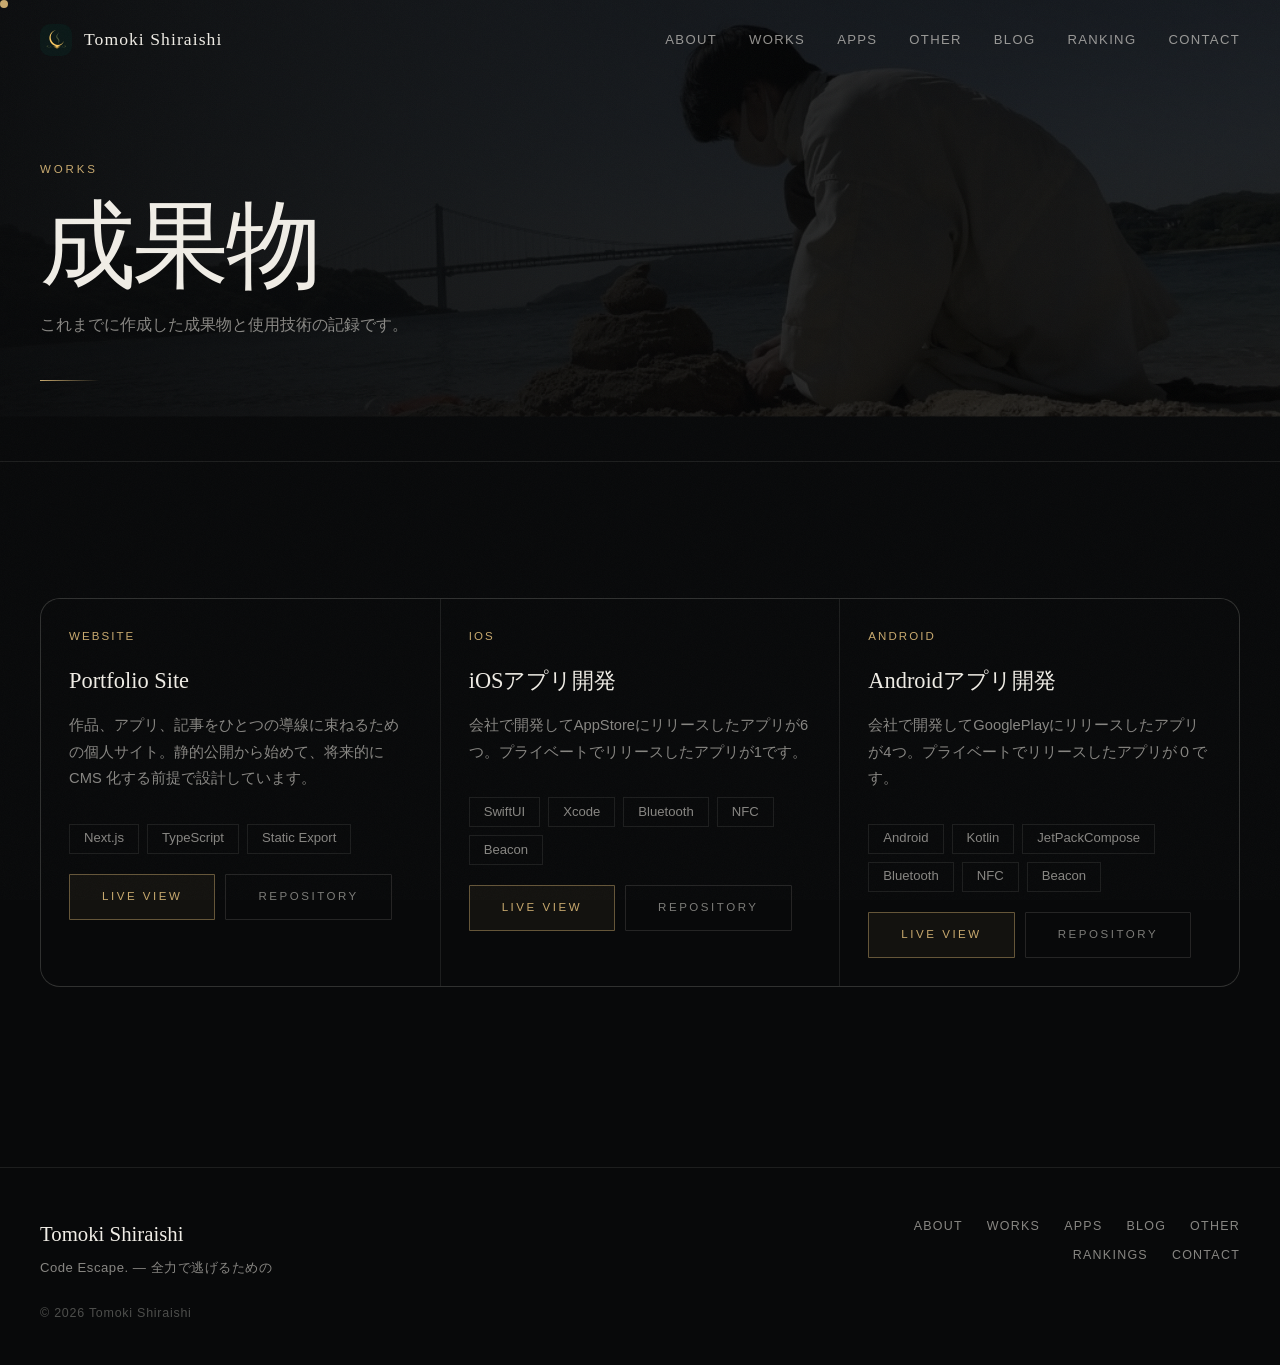
<file: works.html>
<!DOCTYPE html><html lang="ja" class="h-full antialiased"><head><meta charSet="utf-8"/><meta name="viewport" content="width=device-width, initial-scale=1"/><link rel="preload" href="/images/moments/moment_07.jpg" as="image"/><link rel="stylesheet" href="/_next/static/chunks/0-flavjygeul0.css" data-precedence="next"/><link rel="preload" as="script" fetchPriority="low" href="/_next/static/chunks/05tsy9pxtuyv0.js"/><script src="/_next/static/chunks/0pqt~8bl3ukh4.js" async=""></script><script src="/_next/static/chunks/0oui10gukf8nf.js" async=""></script><script src="/_next/static/chunks/0yoi6g0rt32bk.js" async=""></script><script src="/_next/static/chunks/turbopack-0t.r7dhw10ic3.js" async=""></script><script src="/_next/static/chunks/05255frl70h8j.js" async=""></script><script src="/_next/static/chunks/0d3shmwh5_nmn.js" async=""></script><title>Tomoki Shiraishi Portfolio</title><meta name="description" content="Portfolio site of Tomoki Shiraishi"/><link rel="shortcut icon" href="/icon.png"/><link rel="icon" href="/icon.png"/><link rel="apple-touch-icon" href="/apple-icon.png"/><script src="/_next/static/chunks/03~yq9q893hmn.js" noModule=""></script></head><body class="min-h-full flex flex-col bg-background text-foreground"><div hidden=""><!--$--><!--/$--></div><div id="page-transition-overlay" style="position:fixed;inset:0;background:#08090a;z-index:99999;opacity:1;pointer-events:none"></div><header class="site-header"><div class="site-header__inner"><a class="site-logo" href="/"><span class="site-logo__icon-crop" aria-hidden="true"><img alt="" loading="lazy" width="30" height="30" decoding="async" data-nimg="1" class="site-logo__icon" style="color:transparent" src="/images/header-logo-dark.png"/></span><span>Tomoki Shiraishi</span></a><nav class="site-nav" aria-label="Global"><a href="/about">About</a><a href="/works">Works</a><a href="/apps">Apps</a><a href="/other">Other</a><a href="/blog">Blog</a><a href="/rankings">Ranking</a><a href="/contact">Contact</a></nav><button type="button" class="menu-toggle" aria-expanded="false" aria-controls="mobile-navigation" aria-label="Open menu"><span></span><span></span><span></span></button></div><div class="mobile-nav-overlay" aria-hidden="true"></div><nav id="mobile-navigation" class="mobile-nav-drawer" aria-label="Mobile"><button type="button" class="mobile-nav-close" aria-label="Close menu"><span></span><span></span></button><a href="/about">About</a><a href="/works">Works</a><a href="/apps">Apps</a><a href="/other">Other</a><a href="/blog">Blog</a><a href="/rankings">Rankings</a><a href="/contact">Contact</a></nav></header><main class="flex-1"><section class="page-hero"><div class="page-hero__bg" aria-hidden="true"><img src="/images/moments/moment_07.jpg" alt="" class="page-hero__bg-img" data-parallax="0.18"/><div class="page-hero__bg-overlay"></div></div><div class="page-hero__inner container"><p class="page-hero__label">Works</p><h1 class="page-hero__title">成果物</h1><p class="page-hero__sub">これまでに作成した成果物と使用技術の記録です。</p><div class="page-hero__line" aria-hidden="true"></div></div></section><section class="page-section"><div class="container"><div class="work-grid"><article class="work-card reveal reveal-delay-1"><div class="work-card__content"><p class="work-card__label">Website</p><h2 style="font-family:var(--font-serif);font-size:1.4rem;font-weight:300;margin-bottom:12px">Portfolio Site</h2><p style="color:var(--muted);font-size:0.92rem;line-height:1.8;margin-bottom:16px">作品、アプリ、記事をひとつの導線に束ねるための個人サイト。静的公開から始めて、将来的に CMS 化する前提で設計しています。</p><div class="tag-row"><span>Next.js</span><span>TypeScript</span><span>Static Export</span></div><div class="work-card__actions"><a href="#" class="button-link">Live View</a><a href="#" class="button-link button-link-secondary">Repository</a></div></div></article><article class="work-card reveal reveal-delay-2"><div class="work-card__content"><p class="work-card__label">iOS</p><h2 style="font-family:var(--font-serif);font-size:1.4rem;font-weight:300;margin-bottom:12px">iOSアプリ開発</h2><p style="color:var(--muted);font-size:0.92rem;line-height:1.8;margin-bottom:16px">会社で開発してAppStoreにリリースしたアプリが6つ。プライベートでリリースしたアプリが1です。</p><div class="tag-row"><span>SwiftUI</span><span>Xcode</span><span>Bluetooth</span><span>NFC</span><span>Beacon</span></div><div class="work-card__actions"><a href="#" class="button-link">Live View</a><a href="#" class="button-link button-link-secondary">Repository</a></div></div></article><article class="work-card reveal reveal-delay-3"><div class="work-card__content"><p class="work-card__label">Android</p><h2 style="font-family:var(--font-serif);font-size:1.4rem;font-weight:300;margin-bottom:12px">Androidアプリ開発</h2><p style="color:var(--muted);font-size:0.92rem;line-height:1.8;margin-bottom:16px">会社で開発してGooglePlayにリリースしたアプリが4つ。プライベートでリリースしたアプリが０です。</p><div class="tag-row"><span>Android</span><span>Kotlin</span><span>JetPackCompose</span><span>Bluetooth</span><span>NFC</span><span>Beacon</span></div><div class="work-card__actions"><a href="#" class="button-link">Live View</a><a href="#" class="button-link button-link-secondary">Repository</a></div></div></article></div></div></section><!--$--><!--/$--></main><footer class="site-footer"><div class="site-footer__inner"><div class="footer-brand"><p class="footer-name">Tomoki Shiraishi</p><p class="footer-tagline">Code Escape. — 全力で逃げるための</p></div><nav class="footer-nav" aria-label="Footer"><a class="footer-nav__link" href="/about">About</a><a class="footer-nav__link" href="/works">Works</a><a class="footer-nav__link" href="/apps">Apps</a><a class="footer-nav__link" href="/blog">Blog</a><a class="footer-nav__link" href="/other">Other</a><a class="footer-nav__link" href="/rankings">Rankings</a><a class="footer-nav__link" href="/contact">Contact</a></nav><p class="footer-copy">© <!-- -->2026<!-- --> Tomoki Shiraishi</p></div></footer><script src="/_next/static/chunks/05tsy9pxtuyv0.js" id="_R_" async=""></script><script>(self.__next_f=self.__next_f||[]).push([0])</script><script>self.__next_f.push([1,"1:\"$Sreact.fragment\"\n2:I[66357,[\"/_next/static/chunks/05255frl70h8j.js\",\"/_next/static/chunks/0d3shmwh5_nmn.js\"],\"default\"]\n3:I[70119,[\"/_next/static/chunks/05255frl70h8j.js\",\"/_next/static/chunks/0d3shmwh5_nmn.js\"],\"default\"]\n4:I[39756,[\"/_next/static/chunks/05255frl70h8j.js\",\"/_next/static/chunks/0d3shmwh5_nmn.js\"],\"default\"]\n5:I[37457,[\"/_next/static/chunks/05255frl70h8j.js\",\"/_next/static/chunks/0d3shmwh5_nmn.js\"],\"default\"]\n6:I[22016,[\"/_next/static/chunks/05255frl70h8j.js\",\"/_next/static/chunks/0d3shmwh5_nmn.js\"],\"\"]\n7:I[52937,[\"/_next/static/chunks/05255frl70h8j.js\",\"/_next/static/chunks/0d3shmwh5_nmn.js\"],\"default\"]\nf:I[68027,[\"/_next/static/chunks/05255frl70h8j.js\",\"/_next/static/chunks/0d3shmwh5_nmn.js\"],\"default\",1]\n:HL[\"/_next/static/chunks/0-flavjygeul0.css\",\"style\"]\n:HL[\"/images/moments/moment_07.jpg\",\"image\"]\n"])</script><script>self.__next_f.push([1,"0:{\"P\":null,\"c\":[\"\",\"works\"],\"q\":\"\",\"i\":false,\"f\":[[[\"\",{\"children\":[\"works\",{\"children\":[\"__PAGE__\",{}]}]},\"$undefined\",\"$undefined\",16],[[\"$\",\"$1\",\"c\",{\"children\":[[[\"$\",\"link\",\"0\",{\"rel\":\"stylesheet\",\"href\":\"/_next/static/chunks/0-flavjygeul0.css\",\"precedence\":\"next\",\"crossOrigin\":\"$undefined\",\"nonce\":\"$undefined\"}],[\"$\",\"script\",\"script-0\",{\"src\":\"/_next/static/chunks/05255frl70h8j.js\",\"async\":true,\"nonce\":\"$undefined\"}],[\"$\",\"script\",\"script-1\",{\"src\":\"/_next/static/chunks/0d3shmwh5_nmn.js\",\"async\":true,\"nonce\":\"$undefined\"}]],[\"$\",\"html\",null,{\"lang\":\"ja\",\"className\":\"h-full antialiased\",\"children\":[\"$\",\"body\",null,{\"className\":\"min-h-full flex flex-col bg-background text-foreground\",\"children\":[[\"$\",\"$L2\",null,{}],[\"$\",\"$L3\",null,{}],[\"$\",\"main\",null,{\"className\":\"flex-1\",\"children\":[\"$\",\"$L4\",null,{\"parallelRouterKey\":\"children\",\"error\":\"$undefined\",\"errorStyles\":\"$undefined\",\"errorScripts\":\"$undefined\",\"template\":[\"$\",\"$L5\",null,{}],\"templateStyles\":\"$undefined\",\"templateScripts\":\"$undefined\",\"notFound\":[[[\"$\",\"title\",null,{\"children\":\"404: This page could not be found.\"}],[\"$\",\"div\",null,{\"style\":{\"fontFamily\":\"system-ui,\\\"Segoe UI\\\",Roboto,Helvetica,Arial,sans-serif,\\\"Apple Color Emoji\\\",\\\"Segoe UI Emoji\\\"\",\"height\":\"100vh\",\"textAlign\":\"center\",\"display\":\"flex\",\"flexDirection\":\"column\",\"alignItems\":\"center\",\"justifyContent\":\"center\"},\"children\":[\"$\",\"div\",null,{\"children\":[[\"$\",\"style\",null,{\"dangerouslySetInnerHTML\":{\"__html\":\"body{color:#000;background:#fff;margin:0}.next-error-h1{border-right:1px solid rgba(0,0,0,.3)}@media (prefers-color-scheme:dark){body{color:#fff;background:#000}.next-error-h1{border-right:1px solid rgba(255,255,255,.3)}}\"}}],[\"$\",\"h1\",null,{\"className\":\"next-error-h1\",\"style\":{\"display\":\"inline-block\",\"margin\":\"0 20px 0 0\",\"padding\":\"0 23px 0 0\",\"fontSize\":24,\"fontWeight\":500,\"verticalAlign\":\"top\",\"lineHeight\":\"49px\"},\"children\":404}],[\"$\",\"div\",null,{\"style\":{\"display\":\"inline-block\"},\"children\":[\"$\",\"h2\",null,{\"style\":{\"fontSize\":14,\"fontWeight\":400,\"lineHeight\":\"49px\",\"margin\":0},\"children\":\"This page could not be found.\"}]}]]}]}]],[]],\"forbidden\":\"$undefined\",\"unauthorized\":\"$undefined\"}]}],[\"$\",\"footer\",null,{\"className\":\"site-footer\",\"children\":[\"$\",\"div\",null,{\"className\":\"site-footer__inner\",\"children\":[[\"$\",\"div\",null,{\"className\":\"footer-brand\",\"children\":[[\"$\",\"p\",null,{\"className\":\"footer-name\",\"children\":\"Tomoki Shiraishi\"}],[\"$\",\"p\",null,{\"className\":\"footer-tagline\",\"children\":\"Code Escape. — 全力で逃げるための\"}]]}],[\"$\",\"nav\",null,{\"className\":\"footer-nav\",\"aria-label\":\"Footer\",\"children\":[[\"$\",\"$L6\",\"/about\",{\"href\":\"/about\",\"className\":\"footer-nav__link\",\"children\":\"About\"}],[\"$\",\"$L6\",\"/works\",{\"href\":\"/works\",\"className\":\"footer-nav__link\",\"children\":\"Works\"}],[\"$\",\"$L6\",\"/apps\",{\"href\":\"/apps\",\"className\":\"footer-nav__link\",\"children\":\"Apps\"}],[\"$\",\"$L6\",\"/blog\",{\"href\":\"/blog\",\"className\":\"footer-nav__link\",\"children\":\"Blog\"}],[\"$\",\"$L6\",\"/other\",{\"href\":\"/other\",\"className\":\"footer-nav__link\",\"children\":\"Other\"}],[\"$\",\"$L6\",\"/rankings\",{\"href\":\"/rankings\",\"className\":\"footer-nav__link\",\"children\":\"Rankings\"}],[\"$\",\"$L6\",\"/contact\",{\"href\":\"/contact\",\"className\":\"footer-nav__link\",\"children\":\"Contact\"}]]}],[\"$\",\"p\",null,{\"className\":\"footer-copy\",\"children\":[\"© \",2026,\" Tomoki Shiraishi\"]}]]}]}],[\"$\",\"$L7\",null,{}]]}]}]]}],{\"children\":[[\"$\",\"$1\",\"c\",{\"children\":[null,[\"$\",\"$L4\",null,{\"parallelRouterKey\":\"children\",\"error\":\"$undefined\",\"errorStyles\":\"$undefined\",\"errorScripts\":\"$undefined\",\"template\":[\"$\",\"$L5\",null,{}],\"templateStyles\":\"$undefined\",\"templateScripts\":\"$undefined\",\"notFound\":\"$undefined\",\"forbidden\":\"$undefined\",\"unauthorized\":\"$undefined\"}]]}],{\"children\":[[\"$\",\"$1\",\"c\",{\"children\":[[[\"$\",\"section\",null,{\"className\":\"page-hero\",\"children\":[[\"$\",\"div\",null,{\"className\":\"page-hero__bg\",\"aria-hidden\":\"true\",\"children\":[[\"$\",\"img\",null,{\"src\":\"/images/moments/moment_07.jpg\",\"alt\":\"\",\"className\":\"page-hero__bg-img\",\"data-parallax\":\"0.18\"}],[\"$\",\"div\",null,{\"className\":\"page-hero__bg-overlay\"}]]}],[\"$\",\"div\",null,{\"className\":\"page-hero__inner container\",\"children\":[[\"$\",\"p\",null,{\"className\":\"page-hero__label\",\"children\":\"Works\"}],[\"$\",\"h1\",null,{\"className\":\"page-hero__title\",\"children\":\"成果物\"}],[\"$\",\"p\",null,{\"className\":\"page-hero__sub\",\"children\":\"これまでに作成した成果物と使用技術の記録です。\"}],[\"$\",\"div\",null,{\"className\":\"page-hero__line\",\"aria-hidden\":\"true\"}]]}]]}],[\"$\",\"section\",null,{\"className\":\"page-section\",\"children\":[\"$\",\"div\",null,{\"className\":\"container\",\"children\":[\"$\",\"div\",null,{\"className\":\"work-grid\",\"children\":[[\"$\",\"article\",\"Portfolio Site\",{\"className\":\"work-card reveal reveal-delay-1\",\"children\":[\"$\",\"div\",null,{\"className\":\"work-card__content\",\"children\":[[\"$\",\"p\",null,{\"className\":\"work-card__label\",\"children\":\"Website\"}],[\"$\",\"h2\",null,{\"style\":{\"fontFamily\":\"var(--font-serif)\",\"fontSize\":\"1.4rem\",\"fontWeight\":300,\"marginBottom\":\"12px\"},\"children\":\"Portfolio Site\"}],[\"$\",\"p\",null,{\"style\":{\"color\":\"var(--muted)\",\"fontSize\":\"0.92rem\",\"lineHeight\":1.8,\"marginBottom\":\"16px\"},\"children\":\"作品、アプリ、記事をひとつの導線に束ねるための個人サイト。静的公開から始めて、将来的に CMS 化する前提で設計しています。\"}],\"$L8\",\"$L9\"]}]}],\"$La\",\"$Lb\"]}]}]}]],null,\"$Lc\"]}],{},null,false,null]},null,false,\"$@d\"]},null,false,null],\"$Le\",false]],\"m\":\"$undefined\",\"G\":[\"$f\",[\"$L10\"]],\"S\":true,\"h\":null,\"s\":\"$undefined\",\"l\":\"$undefined\",\"p\":\"$undefined\",\"d\":\"$undefined\",\"b\":\"gwgv-fAZtxCQL9dE2IXTz\"}\n"])</script><script>self.__next_f.push([1,"11:I[97367,[\"/_next/static/chunks/05255frl70h8j.js\",\"/_next/static/chunks/0d3shmwh5_nmn.js\"],\"OutletBoundary\"]\n12:\"$Sreact.suspense\"\n15:I[97367,[\"/_next/static/chunks/05255frl70h8j.js\",\"/_next/static/chunks/0d3shmwh5_nmn.js\"],\"ViewportBoundary\"]\n17:I[97367,[\"/_next/static/chunks/05255frl70h8j.js\",\"/_next/static/chunks/0d3shmwh5_nmn.js\"],\"MetadataBoundary\"]\n8:[\"$\",\"div\",null,{\"className\":\"tag-row\",\"children\":[[\"$\",\"span\",\"Next.js\",{\"children\":\"Next.js\"}],[\"$\",\"span\",\"TypeScript\",{\"children\":\"TypeScript\"}],[\"$\",\"span\",\"Static Export\",{\"children\":\"Static Export\"}]]}]\n9:[\"$\",\"div\",null,{\"className\":\"work-card__actions\",\"children\":[[\"$\",\"a\",null,{\"href\":\"#\",\"className\":\"button-link\",\"children\":\"Live View\"}],[\"$\",\"a\",null,{\"href\":\"#\",\"className\":\"button-link button-link-secondary\",\"children\":\"Repository\"}]]}]\na:[\"$\",\"article\",\"iOSアプリ開発\",{\"className\":\"work-card reveal reveal-delay-2\",\"children\":[\"$\",\"div\",null,{\"className\":\"work-card__content\",\"children\":[[\"$\",\"p\",null,{\"className\":\"work-card__label\",\"children\":\"iOS\"}],[\"$\",\"h2\",null,{\"style\":{\"fontFamily\":\"var(--font-serif)\",\"fontSize\":\"1.4rem\",\"fontWeight\":300,\"marginBottom\":\"12px\"},\"children\":\"iOSアプリ開発\"}],[\"$\",\"p\",null,{\"style\":{\"color\":\"var(--muted)\",\"fontSize\":\"0.92rem\",\"lineHeight\":1.8,\"marginBottom\":\"16px\"},\"children\":\"会社で開発してAppStoreにリリースしたアプリが6つ。プライベートでリリースしたアプリが1です。\"}],[\"$\",\"div\",null,{\"className\":\"tag-row\",\"children\":[[\"$\",\"span\",\"SwiftUI\",{\"children\":\"SwiftUI\"}],[\"$\",\"span\",\"Xcode\",{\"children\":\"Xcode\"}],[\"$\",\"span\",\"Bluetooth\",{\"children\":\"Bluetooth\"}],[\"$\",\"span\",\"NFC\",{\"children\":\"NFC\"}],[\"$\",\"span\",\"Beacon\",{\"children\":\"Beacon\"}]]}],[\"$\",\"div\",null,{\"className\":\"work-card__actions\",\"children\":[[\"$\",\"a\",null,{\"href\":\"#\",\"className\":\"button-link\",\"children\":\"Live View\"}],[\"$\",\"a\",null,{\"href\":\"#\",\"className\":\"button-link button-link-secondary\",\"children\":\"Repository\"}]]}]]}]}]\nb:[\"$\",\"article\",\"Androidアプリ開発\",{\"className\":\"work-card reveal reveal-delay-3\",\"children\":[\"$\",\"div\",null,{\"className\":\"work-card__content\",\"children\":[[\"$\",\"p\",null,{\"className\":\"work-card__label\",\"children\":\"Android\"}],[\"$\",\"h2\",null,{\"style\":{\"fontFamily\":\"var(--font-serif)\",\"fontSize\":\"1.4rem\",\"fontWeight\":300,\"marginBottom\":\"12px\"},\"children\":\"Androidアプリ開発\"}],[\"$\",\"p\",null,{\"style\":{\"color\":\"var(--muted)\",\"fontSize\":\"0.92rem\",\"lineHeight\":1.8,\"marginBottom\":\"16px\"},\"children\":\"会社で開発してGooglePlayにリリースしたアプリが4つ。プライベートでリリースしたアプリが０です。\"}],[\"$\",\"div\",null,{\"className\":\"tag-row\",\"children\":[[\"$\",\"span\",\"Android\",{\"children\":\"Android\"}],[\"$\",\"span\",\"Kotlin\",{\"children\":\"Kotlin\"}],[\"$\",\"span\",\"JetPackCompose\",{\"children\":\"JetPackCompose\"}],[\"$\",\"span\",\"Bluetooth\",{\"children\":\"Bluetooth\"}],[\"$\",\"span\",\"NFC\",{\"children\":\"NFC\"}],[\"$\",\"span\",\"Beacon\",{\"children\":\"Beacon\"}]]}],[\"$\",\"div\",null,{\"className\":\"work-card__actions\",\"children\":[[\"$\",\"a\",null,{\"href\":\"#\",\"className\":\"button-link\",\"children\":\"Live View\"}],[\"$\",\"a\",null,{\"href\":\"#\",\"className\":\"button-link button-link-secondary\",\"children\":\"Repository\"}]]}]]}]}]\nc:[\"$\",\"$L11\",null,{\"children\":[\"$\",\"$12\",null,{\"name\":\"Next.MetadataOutlet\",\"children\":\"$@13\"}]}]\n14:[]\nd:\"$W14\"\ne:[\"$\",\"$1\",\"h\",{\"children\":[null,[\"$\",\"$L15\",null,{\"children\":\"$L16\"}],[\"$\",\"div\",null,{\"hidden\":true,\"children\":[\"$\",\"$L17\",null,{\"children\":[\"$\",\"$12\",null,{\"name\":\"Next.Metadata\",\"children\":\"$L18\"}]}]}],null]}]\n10:[\"$\",\"link\",\"0\",{\"rel\":\"stylesheet\",\"href\":\"/_next/static/chunks/0-flavjygeul0.css\",\"precedence\":\"next\",\"crossOrigin\":\"$undefined\",\"nonce\":\"$undefined\"}]\n"])</script><script>self.__next_f.push([1,"16:[[\"$\",\"meta\",\"0\",{\"charSet\":\"utf-8\"}],[\"$\",\"meta\",\"1\",{\"name\":\"viewport\",\"content\":\"width=device-width, initial-scale=1\"}]]\n"])</script><script>self.__next_f.push([1,"19:I[27201,[\"/_next/static/chunks/05255frl70h8j.js\",\"/_next/static/chunks/0d3shmwh5_nmn.js\"],\"IconMark\"]\n13:null\n18:[[\"$\",\"title\",\"0\",{\"children\":\"Tomoki Shiraishi Portfolio\"}],[\"$\",\"meta\",\"1\",{\"name\":\"description\",\"content\":\"Portfolio site of Tomoki Shiraishi\"}],[\"$\",\"link\",\"2\",{\"rel\":\"shortcut icon\",\"href\":\"/icon.png\"}],[\"$\",\"link\",\"3\",{\"rel\":\"icon\",\"href\":\"/icon.png\"}],[\"$\",\"link\",\"4\",{\"rel\":\"apple-touch-icon\",\"href\":\"/apple-icon.png\"}],[\"$\",\"$L19\",\"5\",{}]]\n"])</script></body></html>
</file>
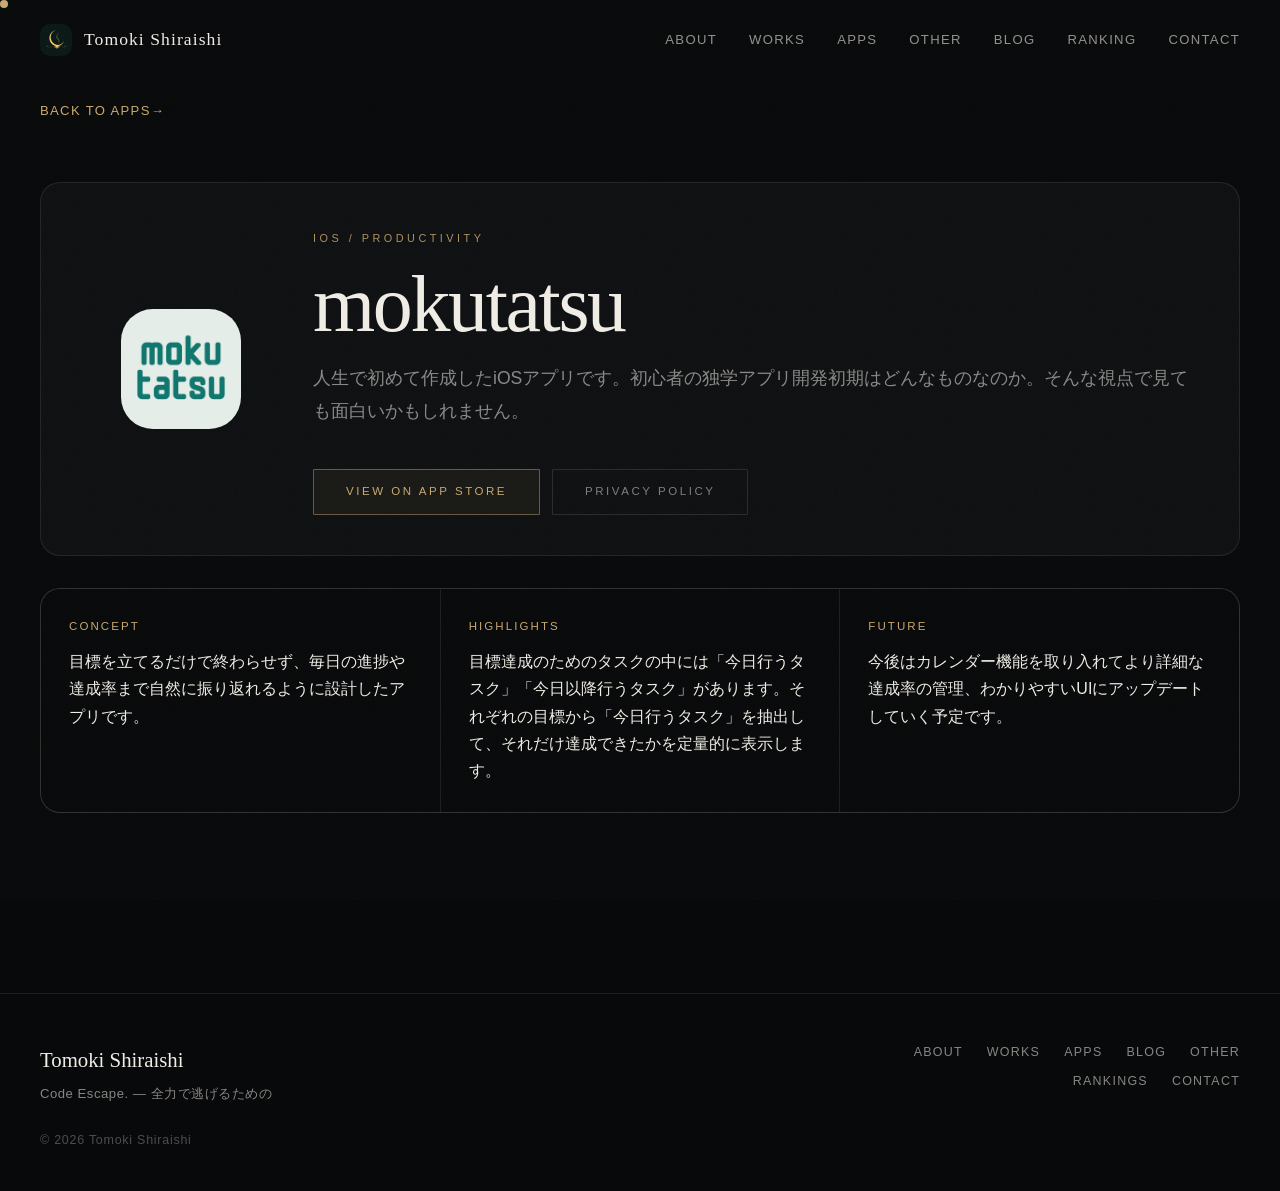
<file: apps/mokutatsu.html>
<!DOCTYPE html><html lang="ja" class="h-full antialiased"><head><meta charSet="utf-8"/><meta name="viewport" content="width=device-width, initial-scale=1"/><link rel="stylesheet" href="/_next/static/chunks/0-flavjygeul0.css" data-precedence="next"/><link rel="preload" as="script" fetchPriority="low" href="/_next/static/chunks/05tsy9pxtuyv0.js"/><script src="/_next/static/chunks/0pqt~8bl3ukh4.js" async=""></script><script src="/_next/static/chunks/0oui10gukf8nf.js" async=""></script><script src="/_next/static/chunks/0yoi6g0rt32bk.js" async=""></script><script src="/_next/static/chunks/turbopack-0t.r7dhw10ic3.js" async=""></script><script src="/_next/static/chunks/05255frl70h8j.js" async=""></script><script src="/_next/static/chunks/0d3shmwh5_nmn.js" async=""></script><title>Tomoki Shiraishi Portfolio</title><meta name="description" content="Portfolio site of Tomoki Shiraishi"/><link rel="shortcut icon" href="/icon.png"/><link rel="icon" href="/icon.png"/><link rel="apple-touch-icon" href="/apple-icon.png"/><script src="/_next/static/chunks/03~yq9q893hmn.js" noModule=""></script></head><body class="min-h-full flex flex-col bg-background text-foreground"><div hidden=""><!--$--><!--/$--></div><div id="page-transition-overlay" style="position:fixed;inset:0;background:#08090a;z-index:99999;opacity:1;pointer-events:none"></div><header class="site-header"><div class="site-header__inner"><a class="site-logo" href="/"><span class="site-logo__icon-crop" aria-hidden="true"><img alt="" loading="lazy" width="30" height="30" decoding="async" data-nimg="1" class="site-logo__icon" style="color:transparent" src="/images/header-logo-dark.png"/></span><span>Tomoki Shiraishi</span></a><nav class="site-nav" aria-label="Global"><a href="/about">About</a><a href="/works">Works</a><a href="/apps">Apps</a><a href="/other">Other</a><a href="/blog">Blog</a><a href="/rankings">Ranking</a><a href="/contact">Contact</a></nav><button type="button" class="menu-toggle" aria-expanded="false" aria-controls="mobile-navigation" aria-label="Open menu"><span></span><span></span><span></span></button></div><div class="mobile-nav-overlay" aria-hidden="true"></div><nav id="mobile-navigation" class="mobile-nav-drawer" aria-label="Mobile"><button type="button" class="mobile-nav-close" aria-label="Close menu"><span></span><span></span></button><a href="/about">About</a><a href="/works">Works</a><a href="/apps">Apps</a><a href="/other">Other</a><a href="/blog">Blog</a><a href="/rankings">Rankings</a><a href="/contact">Contact</a></nav></header><main class="flex-1"><section class="page-section"><div class="container app-detail-shell"><a class="text-link article-back" href="/apps">Back to apps</a><div class="app-detail-hero"><div class="app-detail-hero__visual" aria-hidden="true"><img alt="mokutatsu icon" loading="lazy" width="132" height="132" decoding="async" data-nimg="1" class="app-icon-image app-icon-image--detail" style="color:transparent" src="/images/apps/mokutatsu-icon.png"/></div><div><p class="section-label">iOS<!-- --> / <!-- -->Productivity</p><h1 class="article-title">mokutatsu</h1><p class="article-lead">人生で初めて作成したiOSアプリです。初心者の独学アプリ開発初期はどんなものなのか。そんな視点で見ても面白いかもしれません。</p><div class="app-detail-hero__actions"><a href="https://apps.apple.com/jp/app/id6755245904" class="button-link">View on App Store</a><a class="button-link button-link-secondary" href="/apps/mokutatsu/privacy">Privacy Policy</a></div></div></div><div class="detail-section-grid"><article class="detail-card"><p class="detail-card__label">Concept</p><p>目標を立てるだけで終わらせず、毎日の進捗や達成率まで自然に振り返れるように設計したアプリです。</p></article><article class="detail-card"><p class="detail-card__label">Highlights</p><p>目標達成のためのタスクの中には「今日行うタスク」「今日以降行うタスク」があります。それぞれの目標から「今日行うタスク」を抽出して、それだけ達成できたかを定量的に表示します。</p></article><article class="detail-card"><p class="detail-card__label">Future</p><p>今後はカレンダー機能を取り入れてより詳細な達成率の管理、わかりやすいUIにアップデートしていく予定です。</p></article></div></div></section><!--$--><!--/$--></main><footer class="site-footer"><div class="site-footer__inner"><div class="footer-brand"><p class="footer-name">Tomoki Shiraishi</p><p class="footer-tagline">Code Escape. — 全力で逃げるための</p></div><nav class="footer-nav" aria-label="Footer"><a class="footer-nav__link" href="/about">About</a><a class="footer-nav__link" href="/works">Works</a><a class="footer-nav__link" href="/apps">Apps</a><a class="footer-nav__link" href="/blog">Blog</a><a class="footer-nav__link" href="/other">Other</a><a class="footer-nav__link" href="/rankings">Rankings</a><a class="footer-nav__link" href="/contact">Contact</a></nav><p class="footer-copy">© <!-- -->2026<!-- --> Tomoki Shiraishi</p></div></footer><script src="/_next/static/chunks/05tsy9pxtuyv0.js" id="_R_" async=""></script><script>(self.__next_f=self.__next_f||[]).push([0])</script><script>self.__next_f.push([1,"1:\"$Sreact.fragment\"\n2:I[66357,[\"/_next/static/chunks/05255frl70h8j.js\",\"/_next/static/chunks/0d3shmwh5_nmn.js\"],\"default\"]\n3:I[70119,[\"/_next/static/chunks/05255frl70h8j.js\",\"/_next/static/chunks/0d3shmwh5_nmn.js\"],\"default\"]\n4:I[39756,[\"/_next/static/chunks/05255frl70h8j.js\",\"/_next/static/chunks/0d3shmwh5_nmn.js\"],\"default\"]\n5:I[37457,[\"/_next/static/chunks/05255frl70h8j.js\",\"/_next/static/chunks/0d3shmwh5_nmn.js\"],\"default\"]\n6:I[22016,[\"/_next/static/chunks/05255frl70h8j.js\",\"/_next/static/chunks/0d3shmwh5_nmn.js\"],\"\"]\n7:I[52937,[\"/_next/static/chunks/05255frl70h8j.js\",\"/_next/static/chunks/0d3shmwh5_nmn.js\"],\"default\"]\n9:I[97367,[\"/_next/static/chunks/05255frl70h8j.js\",\"/_next/static/chunks/0d3shmwh5_nmn.js\"],\"OutletBoundary\"]\na:\"$Sreact.suspense\"\nd:I[97367,[\"/_next/static/chunks/05255frl70h8j.js\",\"/_next/static/chunks/0d3shmwh5_nmn.js\"],\"ViewportBoundary\"]\nf:I[97367,[\"/_next/static/chunks/05255frl70h8j.js\",\"/_next/static/chunks/0d3shmwh5_nmn.js\"],\"MetadataBoundary\"]\n11:I[68027,[\"/_next/static/chunks/05255frl70h8j.js\",\"/_next/static/chunks/0d3shmwh5_nmn.js\"],\"default\",1]\n:HL[\"/_next/static/chunks/0-flavjygeul0.css\",\"style\"]\n"])</script><script>self.__next_f.push([1,"0:{\"P\":null,\"c\":[\"\",\"apps\",\"mokutatsu\"],\"q\":\"\",\"i\":false,\"f\":[[[\"\",{\"children\":[\"apps\",{\"children\":[[\"slug\",\"mokutatsu\",\"d\",null],{\"children\":[\"__PAGE__\",{}]}]}]},\"$undefined\",\"$undefined\",16],[[\"$\",\"$1\",\"c\",{\"children\":[[[\"$\",\"link\",\"0\",{\"rel\":\"stylesheet\",\"href\":\"/_next/static/chunks/0-flavjygeul0.css\",\"precedence\":\"next\",\"crossOrigin\":\"$undefined\",\"nonce\":\"$undefined\"}],[\"$\",\"script\",\"script-0\",{\"src\":\"/_next/static/chunks/05255frl70h8j.js\",\"async\":true,\"nonce\":\"$undefined\"}],[\"$\",\"script\",\"script-1\",{\"src\":\"/_next/static/chunks/0d3shmwh5_nmn.js\",\"async\":true,\"nonce\":\"$undefined\"}]],[\"$\",\"html\",null,{\"lang\":\"ja\",\"className\":\"h-full antialiased\",\"children\":[\"$\",\"body\",null,{\"className\":\"min-h-full flex flex-col bg-background text-foreground\",\"children\":[[\"$\",\"$L2\",null,{}],[\"$\",\"$L3\",null,{}],[\"$\",\"main\",null,{\"className\":\"flex-1\",\"children\":[\"$\",\"$L4\",null,{\"parallelRouterKey\":\"children\",\"error\":\"$undefined\",\"errorStyles\":\"$undefined\",\"errorScripts\":\"$undefined\",\"template\":[\"$\",\"$L5\",null,{}],\"templateStyles\":\"$undefined\",\"templateScripts\":\"$undefined\",\"notFound\":[[[\"$\",\"title\",null,{\"children\":\"404: This page could not be found.\"}],[\"$\",\"div\",null,{\"style\":{\"fontFamily\":\"system-ui,\\\"Segoe UI\\\",Roboto,Helvetica,Arial,sans-serif,\\\"Apple Color Emoji\\\",\\\"Segoe UI Emoji\\\"\",\"height\":\"100vh\",\"textAlign\":\"center\",\"display\":\"flex\",\"flexDirection\":\"column\",\"alignItems\":\"center\",\"justifyContent\":\"center\"},\"children\":[\"$\",\"div\",null,{\"children\":[[\"$\",\"style\",null,{\"dangerouslySetInnerHTML\":{\"__html\":\"body{color:#000;background:#fff;margin:0}.next-error-h1{border-right:1px solid rgba(0,0,0,.3)}@media (prefers-color-scheme:dark){body{color:#fff;background:#000}.next-error-h1{border-right:1px solid rgba(255,255,255,.3)}}\"}}],[\"$\",\"h1\",null,{\"className\":\"next-error-h1\",\"style\":{\"display\":\"inline-block\",\"margin\":\"0 20px 0 0\",\"padding\":\"0 23px 0 0\",\"fontSize\":24,\"fontWeight\":500,\"verticalAlign\":\"top\",\"lineHeight\":\"49px\"},\"children\":404}],[\"$\",\"div\",null,{\"style\":{\"display\":\"inline-block\"},\"children\":[\"$\",\"h2\",null,{\"style\":{\"fontSize\":14,\"fontWeight\":400,\"lineHeight\":\"49px\",\"margin\":0},\"children\":\"This page could not be found.\"}]}]]}]}]],[]],\"forbidden\":\"$undefined\",\"unauthorized\":\"$undefined\"}]}],[\"$\",\"footer\",null,{\"className\":\"site-footer\",\"children\":[\"$\",\"div\",null,{\"className\":\"site-footer__inner\",\"children\":[[\"$\",\"div\",null,{\"className\":\"footer-brand\",\"children\":[[\"$\",\"p\",null,{\"className\":\"footer-name\",\"children\":\"Tomoki Shiraishi\"}],[\"$\",\"p\",null,{\"className\":\"footer-tagline\",\"children\":\"Code Escape. — 全力で逃げるための\"}]]}],[\"$\",\"nav\",null,{\"className\":\"footer-nav\",\"aria-label\":\"Footer\",\"children\":[[\"$\",\"$L6\",\"/about\",{\"href\":\"/about\",\"className\":\"footer-nav__link\",\"children\":\"About\"}],[\"$\",\"$L6\",\"/works\",{\"href\":\"/works\",\"className\":\"footer-nav__link\",\"children\":\"Works\"}],[\"$\",\"$L6\",\"/apps\",{\"href\":\"/apps\",\"className\":\"footer-nav__link\",\"children\":\"Apps\"}],[\"$\",\"$L6\",\"/blog\",{\"href\":\"/blog\",\"className\":\"footer-nav__link\",\"children\":\"Blog\"}],[\"$\",\"$L6\",\"/other\",{\"href\":\"/other\",\"className\":\"footer-nav__link\",\"children\":\"Other\"}],[\"$\",\"$L6\",\"/rankings\",{\"href\":\"/rankings\",\"className\":\"footer-nav__link\",\"children\":\"Rankings\"}],[\"$\",\"$L6\",\"/contact\",{\"href\":\"/contact\",\"className\":\"footer-nav__link\",\"children\":\"Contact\"}]]}],[\"$\",\"p\",null,{\"className\":\"footer-copy\",\"children\":[\"© \",2026,\" Tomoki Shiraishi\"]}]]}]}],[\"$\",\"$L7\",null,{}]]}]}]]}],{\"children\":[[\"$\",\"$1\",\"c\",{\"children\":[null,[\"$\",\"$L4\",null,{\"parallelRouterKey\":\"children\",\"error\":\"$undefined\",\"errorStyles\":\"$undefined\",\"errorScripts\":\"$undefined\",\"template\":[\"$\",\"$L5\",null,{}],\"templateStyles\":\"$undefined\",\"templateScripts\":\"$undefined\",\"notFound\":\"$undefined\",\"forbidden\":\"$undefined\",\"unauthorized\":\"$undefined\"}]]}],{\"children\":[[\"$\",\"$1\",\"c\",{\"children\":[null,[\"$\",\"$L4\",null,{\"parallelRouterKey\":\"children\",\"error\":\"$undefined\",\"errorStyles\":\"$undefined\",\"errorScripts\":\"$undefined\",\"template\":[\"$\",\"$L5\",null,{}],\"templateStyles\":\"$undefined\",\"templateScripts\":\"$undefined\",\"notFound\":\"$undefined\",\"forbidden\":\"$undefined\",\"unauthorized\":\"$undefined\"}]]}],{\"children\":[[\"$\",\"$1\",\"c\",{\"children\":[\"$L8\",null,[\"$\",\"$L9\",null,{\"children\":[\"$\",\"$a\",null,{\"name\":\"Next.MetadataOutlet\",\"children\":\"$@b\"}]}]]}],{},null,false,null]},null,false,\"$@c\"]},null,false,\"$@c\"]},null,false,null],[\"$\",\"$1\",\"h\",{\"children\":[null,[\"$\",\"$Ld\",null,{\"children\":\"$Le\"}],[\"$\",\"div\",null,{\"hidden\":true,\"children\":[\"$\",\"$Lf\",null,{\"children\":[\"$\",\"$a\",null,{\"name\":\"Next.Metadata\",\"children\":\"$L10\"}]}]}],null]}],false]],\"m\":\"$undefined\",\"G\":[\"$11\",[[\"$\",\"link\",\"0\",{\"rel\":\"stylesheet\",\"href\":\"/_next/static/chunks/0-flavjygeul0.css\",\"precedence\":\"next\",\"crossOrigin\":\"$undefined\",\"nonce\":\"$undefined\"}]]],\"S\":true,\"h\":null,\"s\":\"$undefined\",\"l\":\"$undefined\",\"p\":\"$undefined\",\"d\":\"$undefined\",\"b\":\"gwgv-fAZtxCQL9dE2IXTz\"}\n"])</script><script>self.__next_f.push([1,"12:[]\nc:\"$W12\"\n"])</script><script>self.__next_f.push([1,"13:I[5500,[\"/_next/static/chunks/05255frl70h8j.js\",\"/_next/static/chunks/0d3shmwh5_nmn.js\"],\"Image\"]\n"])</script><script>self.__next_f.push([1,"8:[\"$\",\"section\",null,{\"className\":\"page-section\",\"children\":[\"$\",\"div\",null,{\"className\":\"container app-detail-shell\",\"children\":[[\"$\",\"$L6\",null,{\"href\":\"/apps\",\"className\":\"text-link article-back\",\"children\":\"Back to apps\"}],[\"$\",\"div\",null,{\"className\":\"app-detail-hero\",\"children\":[[\"$\",\"div\",null,{\"className\":\"app-detail-hero__visual\",\"aria-hidden\":\"true\",\"children\":[\"$\",\"$L13\",null,{\"src\":\"/images/apps/mokutatsu-icon.png\",\"alt\":\"mokutatsu icon\",\"width\":132,\"height\":132,\"className\":\"app-icon-image app-icon-image--detail\"}]}],[\"$\",\"div\",null,{\"children\":[[\"$\",\"p\",null,{\"className\":\"section-label\",\"children\":[\"iOS\",\" / \",\"Productivity\"]}],[\"$\",\"h1\",null,{\"className\":\"article-title\",\"children\":\"mokutatsu\"}],[\"$\",\"p\",null,{\"className\":\"article-lead\",\"children\":\"人生で初めて作成したiOSアプリです。初心者の独学アプリ開発初期はどんなものなのか。そんな視点で見ても面白いかもしれません。\"}],[\"$\",\"div\",null,{\"className\":\"app-detail-hero__actions\",\"children\":[[\"$\",\"a\",null,{\"href\":\"https://apps.apple.com/jp/app/id6755245904\",\"className\":\"button-link\",\"children\":\"View on App Store\"}],[\"$\",\"$L6\",null,{\"href\":\"/apps/mokutatsu/privacy\",\"className\":\"button-link button-link-secondary\",\"children\":\"Privacy Policy\"}]]}]]}]]}],[\"$\",\"div\",null,{\"className\":\"detail-section-grid\",\"children\":[[\"$\",\"article\",\"Concept\",{\"className\":\"detail-card\",\"children\":[[\"$\",\"p\",null,{\"className\":\"detail-card__label\",\"children\":\"Concept\"}],[\"$\",\"p\",null,{\"children\":\"目標を立てるだけで終わらせず、毎日の進捗や達成率まで自然に振り返れるように設計したアプリです。\"}]]}],[\"$\",\"article\",\"Highlights\",{\"className\":\"detail-card\",\"children\":[[\"$\",\"p\",null,{\"className\":\"detail-card__label\",\"children\":\"Highlights\"}],[\"$\",\"p\",null,{\"children\":\"目標達成のためのタスクの中には「今日行うタスク」「今日以降行うタスク」があります。それぞれの目標から「今日行うタスク」を抽出して、それだけ達成できたかを定量的に表示します。\"}]]}],[\"$\",\"article\",\"Future\",{\"className\":\"detail-card\",\"children\":[[\"$\",\"p\",null,{\"className\":\"detail-card__label\",\"children\":\"Future\"}],[\"$\",\"p\",null,{\"children\":\"今後はカレンダー機能を取り入れてより詳細な達成率の管理、わかりやすいUIにアップデートしていく予定です。\"}]]}]]}]]}]}]\n"])</script><script>self.__next_f.push([1,"e:[[\"$\",\"meta\",\"0\",{\"charSet\":\"utf-8\"}],[\"$\",\"meta\",\"1\",{\"name\":\"viewport\",\"content\":\"width=device-width, initial-scale=1\"}]]\n"])</script><script>self.__next_f.push([1,"14:I[27201,[\"/_next/static/chunks/05255frl70h8j.js\",\"/_next/static/chunks/0d3shmwh5_nmn.js\"],\"IconMark\"]\nb:null\n10:[[\"$\",\"title\",\"0\",{\"children\":\"Tomoki Shiraishi Portfolio\"}],[\"$\",\"meta\",\"1\",{\"name\":\"description\",\"content\":\"Portfolio site of Tomoki Shiraishi\"}],[\"$\",\"link\",\"2\",{\"rel\":\"shortcut icon\",\"href\":\"/icon.png\"}],[\"$\",\"link\",\"3\",{\"rel\":\"icon\",\"href\":\"/icon.png\"}],[\"$\",\"link\",\"4\",{\"rel\":\"apple-touch-icon\",\"href\":\"/apple-icon.png\"}],[\"$\",\"$L14\",\"5\",{}]]\n"])</script></body></html>
</file>
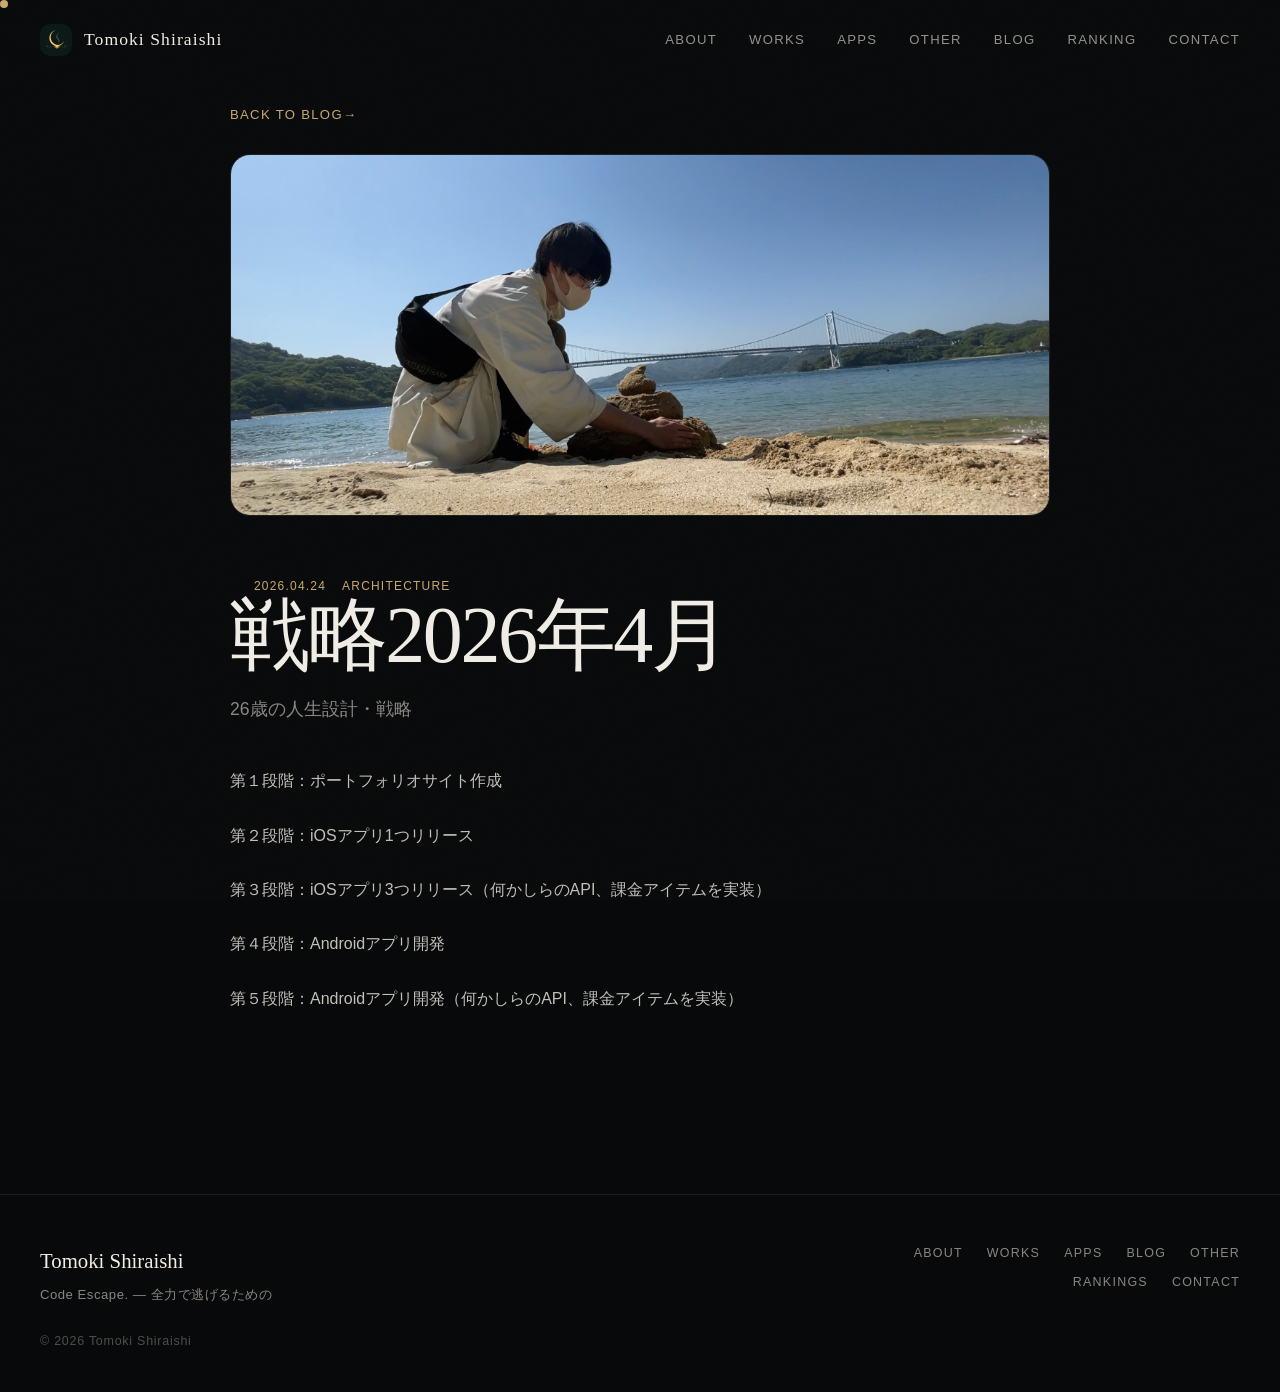
<file: blog/future-cms-plan.html>
<!DOCTYPE html><html lang="ja" class="h-full antialiased"><head><meta charSet="utf-8"/><meta name="viewport" content="width=device-width, initial-scale=1"/><link rel="stylesheet" href="/_next/static/chunks/0-flavjygeul0.css" data-precedence="next"/><link rel="preload" as="script" fetchPriority="low" href="/_next/static/chunks/05tsy9pxtuyv0.js"/><script src="/_next/static/chunks/0pqt~8bl3ukh4.js" async=""></script><script src="/_next/static/chunks/0oui10gukf8nf.js" async=""></script><script src="/_next/static/chunks/0yoi6g0rt32bk.js" async=""></script><script src="/_next/static/chunks/turbopack-0t.r7dhw10ic3.js" async=""></script><script src="/_next/static/chunks/05255frl70h8j.js" async=""></script><script src="/_next/static/chunks/0d3shmwh5_nmn.js" async=""></script><title>Tomoki Shiraishi Portfolio</title><meta name="description" content="Portfolio site of Tomoki Shiraishi"/><link rel="shortcut icon" href="/icon.png"/><link rel="icon" href="/icon.png"/><link rel="apple-touch-icon" href="/apple-icon.png"/><script src="/_next/static/chunks/03~yq9q893hmn.js" noModule=""></script></head><body class="min-h-full flex flex-col bg-background text-foreground"><div hidden=""><!--$--><!--/$--></div><div id="page-transition-overlay" style="position:fixed;inset:0;background:#08090a;z-index:99999;opacity:1;pointer-events:none"></div><header class="site-header"><div class="site-header__inner"><a class="site-logo" href="/"><span class="site-logo__icon-crop" aria-hidden="true"><img alt="" loading="lazy" width="30" height="30" decoding="async" data-nimg="1" class="site-logo__icon" style="color:transparent" src="/images/header-logo-dark.png"/></span><span>Tomoki Shiraishi</span></a><nav class="site-nav" aria-label="Global"><a href="/about">About</a><a href="/works">Works</a><a href="/apps">Apps</a><a href="/other">Other</a><a href="/blog">Blog</a><a href="/rankings">Ranking</a><a href="/contact">Contact</a></nav><button type="button" class="menu-toggle" aria-expanded="false" aria-controls="mobile-navigation" aria-label="Open menu"><span></span><span></span><span></span></button></div><div class="mobile-nav-overlay" aria-hidden="true"></div><nav id="mobile-navigation" class="mobile-nav-drawer" aria-label="Mobile"><button type="button" class="mobile-nav-close" aria-label="Close menu"><span></span><span></span></button><a href="/about">About</a><a href="/works">Works</a><a href="/apps">Apps</a><a href="/other">Other</a><a href="/blog">Blog</a><a href="/rankings">Rankings</a><a href="/contact">Contact</a></nav></header><main class="flex-1"><section class="page-section"><div class="container article-shell"><a class="text-link article-back" href="/blog">Back to blog</a><div class="article-hero-visual" aria-hidden="true"><img alt="" loading="lazy" width="1200" height="620" decoding="async" data-nimg="1" class="article-hero-image" style="color:transparent" src="/images/posts/blog002.jpg"/></div><p class="post-card__meta"><span>2026.04.24</span><span>Architecture</span></p><h1 class="article-title">戦略2026年4月</h1><p class="article-lead">26歳の人生設計・戦略</p><div class="article-body"><p>第１段階：ポートフォリオサイト作成</p><p>第２段階：iOSアプリ1つリリース</p><p>第３段階：iOSアプリ3つリリース（何かしらのAPI、課金アイテムを実装）</p><p>第４段階：Androidアプリ開発</p><p>第５段階：Androidアプリ開発（何かしらのAPI、課金アイテムを実装）</p></div></div></section><!--$--><!--/$--></main><footer class="site-footer"><div class="site-footer__inner"><div class="footer-brand"><p class="footer-name">Tomoki Shiraishi</p><p class="footer-tagline">Code Escape. — 全力で逃げるための</p></div><nav class="footer-nav" aria-label="Footer"><a class="footer-nav__link" href="/about">About</a><a class="footer-nav__link" href="/works">Works</a><a class="footer-nav__link" href="/apps">Apps</a><a class="footer-nav__link" href="/blog">Blog</a><a class="footer-nav__link" href="/other">Other</a><a class="footer-nav__link" href="/rankings">Rankings</a><a class="footer-nav__link" href="/contact">Contact</a></nav><p class="footer-copy">© <!-- -->2026<!-- --> Tomoki Shiraishi</p></div></footer><script src="/_next/static/chunks/05tsy9pxtuyv0.js" id="_R_" async=""></script><script>(self.__next_f=self.__next_f||[]).push([0])</script><script>self.__next_f.push([1,"1:\"$Sreact.fragment\"\n2:I[66357,[\"/_next/static/chunks/05255frl70h8j.js\",\"/_next/static/chunks/0d3shmwh5_nmn.js\"],\"default\"]\n3:I[70119,[\"/_next/static/chunks/05255frl70h8j.js\",\"/_next/static/chunks/0d3shmwh5_nmn.js\"],\"default\"]\n4:I[39756,[\"/_next/static/chunks/05255frl70h8j.js\",\"/_next/static/chunks/0d3shmwh5_nmn.js\"],\"default\"]\n5:I[37457,[\"/_next/static/chunks/05255frl70h8j.js\",\"/_next/static/chunks/0d3shmwh5_nmn.js\"],\"default\"]\n6:I[22016,[\"/_next/static/chunks/05255frl70h8j.js\",\"/_next/static/chunks/0d3shmwh5_nmn.js\"],\"\"]\n7:I[52937,[\"/_next/static/chunks/05255frl70h8j.js\",\"/_next/static/chunks/0d3shmwh5_nmn.js\"],\"default\"]\n9:I[97367,[\"/_next/static/chunks/05255frl70h8j.js\",\"/_next/static/chunks/0d3shmwh5_nmn.js\"],\"OutletBoundary\"]\na:\"$Sreact.suspense\"\nd:I[97367,[\"/_next/static/chunks/05255frl70h8j.js\",\"/_next/static/chunks/0d3shmwh5_nmn.js\"],\"ViewportBoundary\"]\nf:I[97367,[\"/_next/static/chunks/05255frl70h8j.js\",\"/_next/static/chunks/0d3shmwh5_nmn.js\"],\"MetadataBoundary\"]\n11:I[68027,[\"/_next/static/chunks/05255frl70h8j.js\",\"/_next/static/chunks/0d3shmwh5_nmn.js\"],\"default\",1]\n:HL[\"/_next/static/chunks/0-flavjygeul0.css\",\"style\"]\n"])</script><script>self.__next_f.push([1,"0:{\"P\":null,\"c\":[\"\",\"blog\",\"future-cms-plan\"],\"q\":\"\",\"i\":false,\"f\":[[[\"\",{\"children\":[\"blog\",{\"children\":[[\"slug\",\"future-cms-plan\",\"d\",null],{\"children\":[\"__PAGE__\",{}]}]}]},\"$undefined\",\"$undefined\",16],[[\"$\",\"$1\",\"c\",{\"children\":[[[\"$\",\"link\",\"0\",{\"rel\":\"stylesheet\",\"href\":\"/_next/static/chunks/0-flavjygeul0.css\",\"precedence\":\"next\",\"crossOrigin\":\"$undefined\",\"nonce\":\"$undefined\"}],[\"$\",\"script\",\"script-0\",{\"src\":\"/_next/static/chunks/05255frl70h8j.js\",\"async\":true,\"nonce\":\"$undefined\"}],[\"$\",\"script\",\"script-1\",{\"src\":\"/_next/static/chunks/0d3shmwh5_nmn.js\",\"async\":true,\"nonce\":\"$undefined\"}]],[\"$\",\"html\",null,{\"lang\":\"ja\",\"className\":\"h-full antialiased\",\"children\":[\"$\",\"body\",null,{\"className\":\"min-h-full flex flex-col bg-background text-foreground\",\"children\":[[\"$\",\"$L2\",null,{}],[\"$\",\"$L3\",null,{}],[\"$\",\"main\",null,{\"className\":\"flex-1\",\"children\":[\"$\",\"$L4\",null,{\"parallelRouterKey\":\"children\",\"error\":\"$undefined\",\"errorStyles\":\"$undefined\",\"errorScripts\":\"$undefined\",\"template\":[\"$\",\"$L5\",null,{}],\"templateStyles\":\"$undefined\",\"templateScripts\":\"$undefined\",\"notFound\":[[[\"$\",\"title\",null,{\"children\":\"404: This page could not be found.\"}],[\"$\",\"div\",null,{\"style\":{\"fontFamily\":\"system-ui,\\\"Segoe UI\\\",Roboto,Helvetica,Arial,sans-serif,\\\"Apple Color Emoji\\\",\\\"Segoe UI Emoji\\\"\",\"height\":\"100vh\",\"textAlign\":\"center\",\"display\":\"flex\",\"flexDirection\":\"column\",\"alignItems\":\"center\",\"justifyContent\":\"center\"},\"children\":[\"$\",\"div\",null,{\"children\":[[\"$\",\"style\",null,{\"dangerouslySetInnerHTML\":{\"__html\":\"body{color:#000;background:#fff;margin:0}.next-error-h1{border-right:1px solid rgba(0,0,0,.3)}@media (prefers-color-scheme:dark){body{color:#fff;background:#000}.next-error-h1{border-right:1px solid rgba(255,255,255,.3)}}\"}}],[\"$\",\"h1\",null,{\"className\":\"next-error-h1\",\"style\":{\"display\":\"inline-block\",\"margin\":\"0 20px 0 0\",\"padding\":\"0 23px 0 0\",\"fontSize\":24,\"fontWeight\":500,\"verticalAlign\":\"top\",\"lineHeight\":\"49px\"},\"children\":404}],[\"$\",\"div\",null,{\"style\":{\"display\":\"inline-block\"},\"children\":[\"$\",\"h2\",null,{\"style\":{\"fontSize\":14,\"fontWeight\":400,\"lineHeight\":\"49px\",\"margin\":0},\"children\":\"This page could not be found.\"}]}]]}]}]],[]],\"forbidden\":\"$undefined\",\"unauthorized\":\"$undefined\"}]}],[\"$\",\"footer\",null,{\"className\":\"site-footer\",\"children\":[\"$\",\"div\",null,{\"className\":\"site-footer__inner\",\"children\":[[\"$\",\"div\",null,{\"className\":\"footer-brand\",\"children\":[[\"$\",\"p\",null,{\"className\":\"footer-name\",\"children\":\"Tomoki Shiraishi\"}],[\"$\",\"p\",null,{\"className\":\"footer-tagline\",\"children\":\"Code Escape. — 全力で逃げるための\"}]]}],[\"$\",\"nav\",null,{\"className\":\"footer-nav\",\"aria-label\":\"Footer\",\"children\":[[\"$\",\"$L6\",\"/about\",{\"href\":\"/about\",\"className\":\"footer-nav__link\",\"children\":\"About\"}],[\"$\",\"$L6\",\"/works\",{\"href\":\"/works\",\"className\":\"footer-nav__link\",\"children\":\"Works\"}],[\"$\",\"$L6\",\"/apps\",{\"href\":\"/apps\",\"className\":\"footer-nav__link\",\"children\":\"Apps\"}],[\"$\",\"$L6\",\"/blog\",{\"href\":\"/blog\",\"className\":\"footer-nav__link\",\"children\":\"Blog\"}],[\"$\",\"$L6\",\"/other\",{\"href\":\"/other\",\"className\":\"footer-nav__link\",\"children\":\"Other\"}],[\"$\",\"$L6\",\"/rankings\",{\"href\":\"/rankings\",\"className\":\"footer-nav__link\",\"children\":\"Rankings\"}],[\"$\",\"$L6\",\"/contact\",{\"href\":\"/contact\",\"className\":\"footer-nav__link\",\"children\":\"Contact\"}]]}],[\"$\",\"p\",null,{\"className\":\"footer-copy\",\"children\":[\"© \",2026,\" Tomoki Shiraishi\"]}]]}]}],[\"$\",\"$L7\",null,{}]]}]}]]}],{\"children\":[[\"$\",\"$1\",\"c\",{\"children\":[null,[\"$\",\"$L4\",null,{\"parallelRouterKey\":\"children\",\"error\":\"$undefined\",\"errorStyles\":\"$undefined\",\"errorScripts\":\"$undefined\",\"template\":[\"$\",\"$L5\",null,{}],\"templateStyles\":\"$undefined\",\"templateScripts\":\"$undefined\",\"notFound\":\"$undefined\",\"forbidden\":\"$undefined\",\"unauthorized\":\"$undefined\"}]]}],{\"children\":[[\"$\",\"$1\",\"c\",{\"children\":[null,[\"$\",\"$L4\",null,{\"parallelRouterKey\":\"children\",\"error\":\"$undefined\",\"errorStyles\":\"$undefined\",\"errorScripts\":\"$undefined\",\"template\":[\"$\",\"$L5\",null,{}],\"templateStyles\":\"$undefined\",\"templateScripts\":\"$undefined\",\"notFound\":\"$undefined\",\"forbidden\":\"$undefined\",\"unauthorized\":\"$undefined\"}]]}],{\"children\":[[\"$\",\"$1\",\"c\",{\"children\":[\"$L8\",null,[\"$\",\"$L9\",null,{\"children\":[\"$\",\"$a\",null,{\"name\":\"Next.MetadataOutlet\",\"children\":\"$@b\"}]}]]}],{},null,false,null]},null,false,\"$@c\"]},null,false,\"$@c\"]},null,false,null],[\"$\",\"$1\",\"h\",{\"children\":[null,[\"$\",\"$Ld\",null,{\"children\":\"$Le\"}],[\"$\",\"div\",null,{\"hidden\":true,\"children\":[\"$\",\"$Lf\",null,{\"children\":[\"$\",\"$a\",null,{\"name\":\"Next.Metadata\",\"children\":\"$L10\"}]}]}],null]}],false]],\"m\":\"$undefined\",\"G\":[\"$11\",[[\"$\",\"link\",\"0\",{\"rel\":\"stylesheet\",\"href\":\"/_next/static/chunks/0-flavjygeul0.css\",\"precedence\":\"next\",\"crossOrigin\":\"$undefined\",\"nonce\":\"$undefined\"}]]],\"S\":true,\"h\":null,\"s\":\"$undefined\",\"l\":\"$undefined\",\"p\":\"$undefined\",\"d\":\"$undefined\",\"b\":\"gwgv-fAZtxCQL9dE2IXTz\"}\n"])</script><script>self.__next_f.push([1,"12:[]\nc:\"$W12\"\n"])</script><script>self.__next_f.push([1,"13:I[5500,[\"/_next/static/chunks/05255frl70h8j.js\",\"/_next/static/chunks/0d3shmwh5_nmn.js\"],\"Image\"]\n8:[\"$\",\"section\",null,{\"className\":\"page-section\",\"children\":[\"$\",\"div\",null,{\"className\":\"container article-shell\",\"children\":[[\"$\",\"$L6\",null,{\"href\":\"/blog\",\"className\":\"text-link article-back\",\"children\":\"Back to blog\"}],[\"$\",\"div\",null,{\"className\":\"article-hero-visual\",\"aria-hidden\":\"true\",\"children\":[\"$\",\"$L13\",null,{\"src\":\"/images/posts/blog002.jpg\",\"alt\":\"\",\"width\":1200,\"height\":620,\"className\":\"article-hero-image\"}]}],[\"$\",\"p\",null,{\"className\":\"post-card__meta\",\"children\":[[\"$\",\"span\",null,{\"children\":\"2026.04.24\"}],[\"$\",\"span\",null,{\"children\":\"Architecture\"}]]}],[\"$\",\"h1\",null,{\"className\":\"article-title\",\"children\":\"戦略2026年4月\"}],[\"$\",\"p\",null,{\"className\":\"article-lead\",\"children\":\"26歳の人生設計・戦略\"}],[\"$\",\"div\",null,{\"className\":\"article-body\",\"children\":[[\"$\",\"p\",\"第１段階：ポートフォリオサイト作成\",{\"children\":\"第１段階：ポートフォリオサイト作成\"}],[\"$\",\"p\",\"第２段階：iOSアプリ1つリリース\",{\"children\":\"第２段階：iOSアプリ1つリリース\"}],[\"$\",\"p\",\"第３段階：iOSアプリ3つリリース（何かしらのAPI、課金アイテムを実装）\",{\"children\":\"第３段階：iOSアプリ3つリリース（何かしらのAPI、課金アイテムを実装）\"}],[\"$\",\"p\",\"第４段階：Androidアプリ開発\",{\"children\":\"第４段階：Androidアプリ開発\"}],[\"$\",\"p\",\"第５段階：Androidアプリ開発（何かしらのAPI、課金アイテムを実装）\",{\"children\":\"第５段階：Androidアプリ開発（何かしらのAPI、課金アイテムを実装）\"}]]}]]}]}]\n"])</script><script>self.__next_f.push([1,"e:[[\"$\",\"meta\",\"0\",{\"charSet\":\"utf-8\"}],[\"$\",\"meta\",\"1\",{\"name\":\"viewport\",\"content\":\"width=device-width, initial-scale=1\"}]]\n"])</script><script>self.__next_f.push([1,"14:I[27201,[\"/_next/static/chunks/05255frl70h8j.js\",\"/_next/static/chunks/0d3shmwh5_nmn.js\"],\"IconMark\"]\nb:null\n10:[[\"$\",\"title\",\"0\",{\"children\":\"Tomoki Shiraishi Portfolio\"}],[\"$\",\"meta\",\"1\",{\"name\":\"description\",\"content\":\"Portfolio site of Tomoki Shiraishi\"}],[\"$\",\"link\",\"2\",{\"rel\":\"shortcut icon\",\"href\":\"/icon.png\"}],[\"$\",\"link\",\"3\",{\"rel\":\"icon\",\"href\":\"/icon.png\"}],[\"$\",\"link\",\"4\",{\"rel\":\"apple-touch-icon\",\"href\":\"/apple-icon.png\"}],[\"$\",\"$L14\",\"5\",{}]]\n"])</script></body></html>
</file>
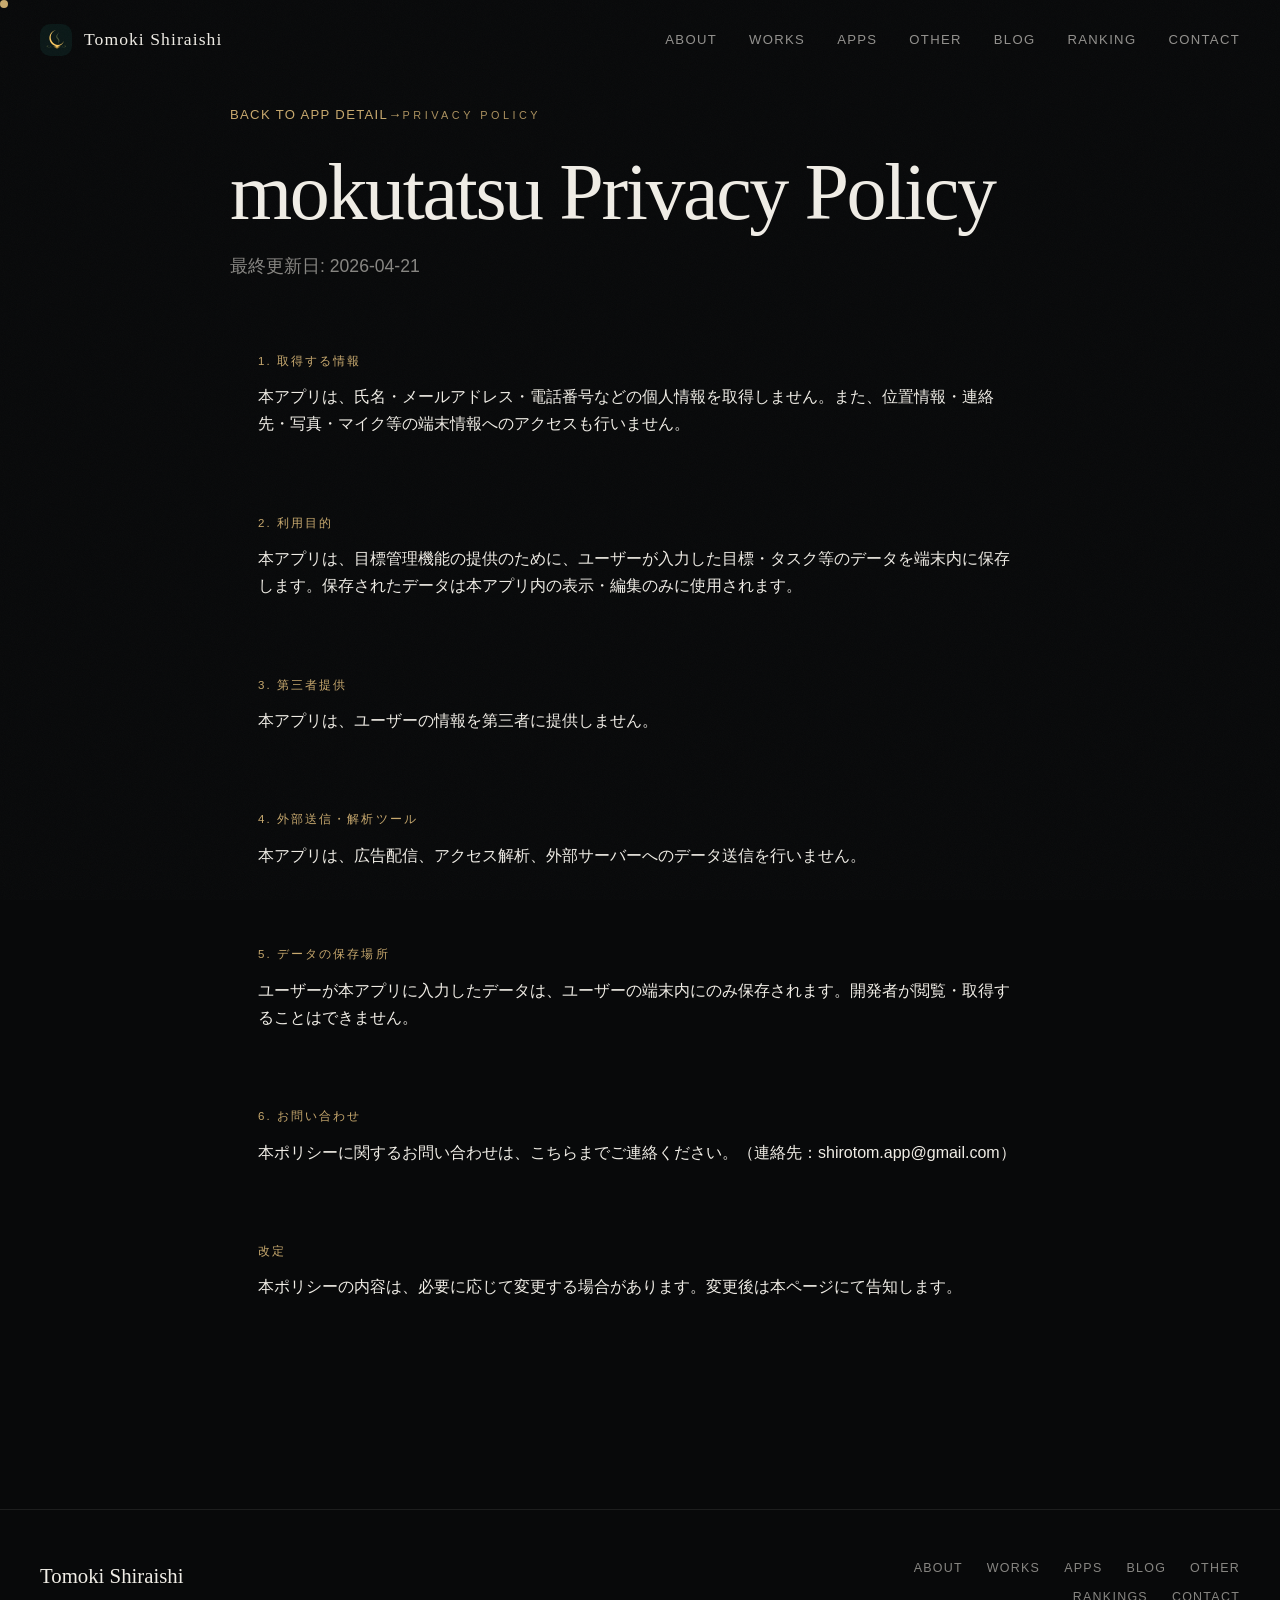
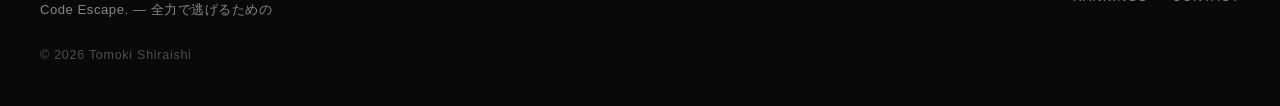
<file: apps/mokutatsu/privacy.html>
<!DOCTYPE html><html lang="ja" class="h-full antialiased"><head><meta charSet="utf-8"/><meta name="viewport" content="width=device-width, initial-scale=1"/><link rel="stylesheet" href="/_next/static/chunks/0-flavjygeul0.css" data-precedence="next"/><link rel="preload" as="script" fetchPriority="low" href="/_next/static/chunks/05tsy9pxtuyv0.js"/><script src="/_next/static/chunks/0pqt~8bl3ukh4.js" async=""></script><script src="/_next/static/chunks/0oui10gukf8nf.js" async=""></script><script src="/_next/static/chunks/0yoi6g0rt32bk.js" async=""></script><script src="/_next/static/chunks/turbopack-0t.r7dhw10ic3.js" async=""></script><script src="/_next/static/chunks/05255frl70h8j.js" async=""></script><script src="/_next/static/chunks/0d3shmwh5_nmn.js" async=""></script><title>Tomoki Shiraishi Portfolio</title><meta name="description" content="Portfolio site of Tomoki Shiraishi"/><link rel="shortcut icon" href="/icon.png"/><link rel="icon" href="/icon.png"/><link rel="apple-touch-icon" href="/apple-icon.png"/><script src="/_next/static/chunks/03~yq9q893hmn.js" noModule=""></script></head><body class="min-h-full flex flex-col bg-background text-foreground"><div hidden=""><!--$--><!--/$--></div><div id="page-transition-overlay" style="position:fixed;inset:0;background:#08090a;z-index:99999;opacity:1;pointer-events:none"></div><header class="site-header"><div class="site-header__inner"><a class="site-logo" href="/"><span class="site-logo__icon-crop" aria-hidden="true"><img alt="" loading="lazy" width="30" height="30" decoding="async" data-nimg="1" class="site-logo__icon" style="color:transparent" src="/images/header-logo-dark.png"/></span><span>Tomoki Shiraishi</span></a><nav class="site-nav" aria-label="Global"><a href="/about">About</a><a href="/works">Works</a><a href="/apps">Apps</a><a href="/other">Other</a><a href="/blog">Blog</a><a href="/rankings">Ranking</a><a href="/contact">Contact</a></nav><button type="button" class="menu-toggle" aria-expanded="false" aria-controls="mobile-navigation" aria-label="Open menu"><span></span><span></span><span></span></button></div><div class="mobile-nav-overlay" aria-hidden="true"></div><nav id="mobile-navigation" class="mobile-nav-drawer" aria-label="Mobile"><button type="button" class="mobile-nav-close" aria-label="Close menu"><span></span><span></span></button><a href="/about">About</a><a href="/works">Works</a><a href="/apps">Apps</a><a href="/other">Other</a><a href="/blog">Blog</a><a href="/rankings">Rankings</a><a href="/contact">Contact</a></nav></header><main class="flex-1"><section class="page-section"><div class="container article-shell"><a class="text-link article-back" href="/apps/mokutatsu">Back to app detail</a><p class="section-label">Privacy Policy</p><h1 class="article-title">mokutatsu<!-- --> Privacy Policy</h1><p class="article-lead">最終更新日: <!-- -->2026-04-21</p><div class="privacy-stack"><article class="detail-card"><p class="detail-card__label">1. 取得する情報</p><p>本アプリは、氏名・メールアドレス・電話番号などの個人情報を取得しません。また、位置情報・連絡先・写真・マイク等の端末情報へのアクセスも行いません。</p></article><article class="detail-card"><p class="detail-card__label">2. 利用目的</p><p>本アプリは、目標管理機能の提供のために、ユーザーが入力した目標・タスク等のデータを端末内に保存します。保存されたデータは本アプリ内の表示・編集のみに使用されます。</p></article><article class="detail-card"><p class="detail-card__label">3. 第三者提供</p><p>本アプリは、ユーザーの情報を第三者に提供しません。</p></article><article class="detail-card"><p class="detail-card__label">4. 外部送信・解析ツール</p><p>本アプリは、広告配信、アクセス解析、外部サーバーへのデータ送信を行いません。</p></article><article class="detail-card"><p class="detail-card__label">5. データの保存場所</p><p>ユーザーが本アプリに入力したデータは、ユーザーの端末内にのみ保存されます。開発者が閲覧・取得することはできません。</p></article><article class="detail-card"><p class="detail-card__label">6. お問い合わせ</p><p>本ポリシーに関するお問い合わせは、こちらまでご連絡ください。（連絡先：shirotom.app@gmail.com）</p></article><article class="detail-card"><p class="detail-card__label">改定</p><p>本ポリシーの内容は、必要に応じて変更する場合があります。変更後は本ページにて告知します。</p></article></div></div></section><!--$--><!--/$--></main><footer class="site-footer"><div class="site-footer__inner"><div class="footer-brand"><p class="footer-name">Tomoki Shiraishi</p><p class="footer-tagline">Code Escape. — 全力で逃げるための</p></div><nav class="footer-nav" aria-label="Footer"><a class="footer-nav__link" href="/about">About</a><a class="footer-nav__link" href="/works">Works</a><a class="footer-nav__link" href="/apps">Apps</a><a class="footer-nav__link" href="/blog">Blog</a><a class="footer-nav__link" href="/other">Other</a><a class="footer-nav__link" href="/rankings">Rankings</a><a class="footer-nav__link" href="/contact">Contact</a></nav><p class="footer-copy">© <!-- -->2026<!-- --> Tomoki Shiraishi</p></div></footer><script src="/_next/static/chunks/05tsy9pxtuyv0.js" id="_R_" async=""></script><script>(self.__next_f=self.__next_f||[]).push([0])</script><script>self.__next_f.push([1,"1:\"$Sreact.fragment\"\n2:I[66357,[\"/_next/static/chunks/05255frl70h8j.js\",\"/_next/static/chunks/0d3shmwh5_nmn.js\"],\"default\"]\n3:I[70119,[\"/_next/static/chunks/05255frl70h8j.js\",\"/_next/static/chunks/0d3shmwh5_nmn.js\"],\"default\"]\n4:I[39756,[\"/_next/static/chunks/05255frl70h8j.js\",\"/_next/static/chunks/0d3shmwh5_nmn.js\"],\"default\"]\n5:I[37457,[\"/_next/static/chunks/05255frl70h8j.js\",\"/_next/static/chunks/0d3shmwh5_nmn.js\"],\"default\"]\n6:I[22016,[\"/_next/static/chunks/05255frl70h8j.js\",\"/_next/static/chunks/0d3shmwh5_nmn.js\"],\"\"]\n7:I[52937,[\"/_next/static/chunks/05255frl70h8j.js\",\"/_next/static/chunks/0d3shmwh5_nmn.js\"],\"default\"]\n9:I[97367,[\"/_next/static/chunks/05255frl70h8j.js\",\"/_next/static/chunks/0d3shmwh5_nmn.js\"],\"OutletBoundary\"]\na:\"$Sreact.suspense\"\nd:I[97367,[\"/_next/static/chunks/05255frl70h8j.js\",\"/_next/static/chunks/0d3shmwh5_nmn.js\"],\"ViewportBoundary\"]\nf:I[97367,[\"/_next/static/chunks/05255frl70h8j.js\",\"/_next/static/chunks/0d3shmwh5_nmn.js\"],\"MetadataBoundary\"]\n11:I[68027,[\"/_next/static/chunks/05255frl70h8j.js\",\"/_next/static/chunks/0d3shmwh5_nmn.js\"],\"default\",1]\n:HL[\"/_next/static/chunks/0-flavjygeul0.css\",\"style\"]\n"])</script><script>self.__next_f.push([1,"0:{\"P\":null,\"c\":[\"\",\"apps\",\"mokutatsu\",\"privacy\"],\"q\":\"\",\"i\":false,\"f\":[[[\"\",{\"children\":[\"apps\",{\"children\":[[\"slug\",\"mokutatsu\",\"d\",null],{\"children\":[\"privacy\",{\"children\":[\"__PAGE__\",{}]}]}]}]},\"$undefined\",\"$undefined\",16],[[\"$\",\"$1\",\"c\",{\"children\":[[[\"$\",\"link\",\"0\",{\"rel\":\"stylesheet\",\"href\":\"/_next/static/chunks/0-flavjygeul0.css\",\"precedence\":\"next\",\"crossOrigin\":\"$undefined\",\"nonce\":\"$undefined\"}],[\"$\",\"script\",\"script-0\",{\"src\":\"/_next/static/chunks/05255frl70h8j.js\",\"async\":true,\"nonce\":\"$undefined\"}],[\"$\",\"script\",\"script-1\",{\"src\":\"/_next/static/chunks/0d3shmwh5_nmn.js\",\"async\":true,\"nonce\":\"$undefined\"}]],[\"$\",\"html\",null,{\"lang\":\"ja\",\"className\":\"h-full antialiased\",\"children\":[\"$\",\"body\",null,{\"className\":\"min-h-full flex flex-col bg-background text-foreground\",\"children\":[[\"$\",\"$L2\",null,{}],[\"$\",\"$L3\",null,{}],[\"$\",\"main\",null,{\"className\":\"flex-1\",\"children\":[\"$\",\"$L4\",null,{\"parallelRouterKey\":\"children\",\"error\":\"$undefined\",\"errorStyles\":\"$undefined\",\"errorScripts\":\"$undefined\",\"template\":[\"$\",\"$L5\",null,{}],\"templateStyles\":\"$undefined\",\"templateScripts\":\"$undefined\",\"notFound\":[[[\"$\",\"title\",null,{\"children\":\"404: This page could not be found.\"}],[\"$\",\"div\",null,{\"style\":{\"fontFamily\":\"system-ui,\\\"Segoe UI\\\",Roboto,Helvetica,Arial,sans-serif,\\\"Apple Color Emoji\\\",\\\"Segoe UI Emoji\\\"\",\"height\":\"100vh\",\"textAlign\":\"center\",\"display\":\"flex\",\"flexDirection\":\"column\",\"alignItems\":\"center\",\"justifyContent\":\"center\"},\"children\":[\"$\",\"div\",null,{\"children\":[[\"$\",\"style\",null,{\"dangerouslySetInnerHTML\":{\"__html\":\"body{color:#000;background:#fff;margin:0}.next-error-h1{border-right:1px solid rgba(0,0,0,.3)}@media (prefers-color-scheme:dark){body{color:#fff;background:#000}.next-error-h1{border-right:1px solid rgba(255,255,255,.3)}}\"}}],[\"$\",\"h1\",null,{\"className\":\"next-error-h1\",\"style\":{\"display\":\"inline-block\",\"margin\":\"0 20px 0 0\",\"padding\":\"0 23px 0 0\",\"fontSize\":24,\"fontWeight\":500,\"verticalAlign\":\"top\",\"lineHeight\":\"49px\"},\"children\":404}],[\"$\",\"div\",null,{\"style\":{\"display\":\"inline-block\"},\"children\":[\"$\",\"h2\",null,{\"style\":{\"fontSize\":14,\"fontWeight\":400,\"lineHeight\":\"49px\",\"margin\":0},\"children\":\"This page could not be found.\"}]}]]}]}]],[]],\"forbidden\":\"$undefined\",\"unauthorized\":\"$undefined\"}]}],[\"$\",\"footer\",null,{\"className\":\"site-footer\",\"children\":[\"$\",\"div\",null,{\"className\":\"site-footer__inner\",\"children\":[[\"$\",\"div\",null,{\"className\":\"footer-brand\",\"children\":[[\"$\",\"p\",null,{\"className\":\"footer-name\",\"children\":\"Tomoki Shiraishi\"}],[\"$\",\"p\",null,{\"className\":\"footer-tagline\",\"children\":\"Code Escape. — 全力で逃げるための\"}]]}],[\"$\",\"nav\",null,{\"className\":\"footer-nav\",\"aria-label\":\"Footer\",\"children\":[[\"$\",\"$L6\",\"/about\",{\"href\":\"/about\",\"className\":\"footer-nav__link\",\"children\":\"About\"}],[\"$\",\"$L6\",\"/works\",{\"href\":\"/works\",\"className\":\"footer-nav__link\",\"children\":\"Works\"}],[\"$\",\"$L6\",\"/apps\",{\"href\":\"/apps\",\"className\":\"footer-nav__link\",\"children\":\"Apps\"}],[\"$\",\"$L6\",\"/blog\",{\"href\":\"/blog\",\"className\":\"footer-nav__link\",\"children\":\"Blog\"}],[\"$\",\"$L6\",\"/other\",{\"href\":\"/other\",\"className\":\"footer-nav__link\",\"children\":\"Other\"}],[\"$\",\"$L6\",\"/rankings\",{\"href\":\"/rankings\",\"className\":\"footer-nav__link\",\"children\":\"Rankings\"}],[\"$\",\"$L6\",\"/contact\",{\"href\":\"/contact\",\"className\":\"footer-nav__link\",\"children\":\"Contact\"}]]}],[\"$\",\"p\",null,{\"className\":\"footer-copy\",\"children\":[\"© \",2026,\" Tomoki Shiraishi\"]}]]}]}],[\"$\",\"$L7\",null,{}]]}]}]]}],{\"children\":[[\"$\",\"$1\",\"c\",{\"children\":[null,[\"$\",\"$L4\",null,{\"parallelRouterKey\":\"children\",\"error\":\"$undefined\",\"errorStyles\":\"$undefined\",\"errorScripts\":\"$undefined\",\"template\":[\"$\",\"$L5\",null,{}],\"templateStyles\":\"$undefined\",\"templateScripts\":\"$undefined\",\"notFound\":\"$undefined\",\"forbidden\":\"$undefined\",\"unauthorized\":\"$undefined\"}]]}],{\"children\":[[\"$\",\"$1\",\"c\",{\"children\":[null,[\"$\",\"$L4\",null,{\"parallelRouterKey\":\"children\",\"error\":\"$undefined\",\"errorStyles\":\"$undefined\",\"errorScripts\":\"$undefined\",\"template\":[\"$\",\"$L5\",null,{}],\"templateStyles\":\"$undefined\",\"templateScripts\":\"$undefined\",\"notFound\":\"$undefined\",\"forbidden\":\"$undefined\",\"unauthorized\":\"$undefined\"}]]}],{\"children\":[[\"$\",\"$1\",\"c\",{\"children\":[null,[\"$\",\"$L4\",null,{\"parallelRouterKey\":\"children\",\"error\":\"$undefined\",\"errorStyles\":\"$undefined\",\"errorScripts\":\"$undefined\",\"template\":[\"$\",\"$L5\",null,{}],\"templateStyles\":\"$undefined\",\"templateScripts\":\"$undefined\",\"notFound\":\"$undefined\",\"forbidden\":\"$undefined\",\"unauthorized\":\"$undefined\"}]]}],{\"children\":[[\"$\",\"$1\",\"c\",{\"children\":[\"$L8\",null,[\"$\",\"$L9\",null,{\"children\":[\"$\",\"$a\",null,{\"name\":\"Next.MetadataOutlet\",\"children\":\"$@b\"}]}]]}],{},null,false,null]},null,false,\"$@c\"]},null,false,\"$@c\"]},null,false,\"$@c\"]},null,false,null],[\"$\",\"$1\",\"h\",{\"children\":[null,[\"$\",\"$Ld\",null,{\"children\":\"$Le\"}],[\"$\",\"div\",null,{\"hidden\":true,\"children\":[\"$\",\"$Lf\",null,{\"children\":[\"$\",\"$a\",null,{\"name\":\"Next.Metadata\",\"children\":\"$L10\"}]}]}],null]}],false]],\"m\":\"$undefined\",\"G\":[\"$11\",[[\"$\",\"link\",\"0\",{\"rel\":\"stylesheet\",\"href\":\"/_next/static/chunks/0-flavjygeul0.css\",\"precedence\":\"next\",\"crossOrigin\":\"$undefined\",\"nonce\":\"$undefined\"}]]],\"S\":true,\"h\":null,\"s\":\"$undefined\",\"l\":\"$undefined\",\"p\":\"$undefined\",\"d\":\"$undefined\",\"b\":\"gwgv-fAZtxCQL9dE2IXTz\"}\n"])</script><script>self.__next_f.push([1,"12:[]\nc:\"$W12\"\n"])</script><script>self.__next_f.push([1,"8:[\"$\",\"section\",null,{\"className\":\"page-section\",\"children\":[\"$\",\"div\",null,{\"className\":\"container article-shell\",\"children\":[[\"$\",\"$L6\",null,{\"href\":\"/apps/mokutatsu\",\"className\":\"text-link article-back\",\"children\":\"Back to app detail\"}],[\"$\",\"p\",null,{\"className\":\"section-label\",\"children\":\"Privacy Policy\"}],[\"$\",\"h1\",null,{\"className\":\"article-title\",\"children\":[\"mokutatsu\",\" Privacy Policy\"]}],[\"$\",\"p\",null,{\"className\":\"article-lead\",\"children\":[\"最終更新日: \",\"2026-04-21\"]}],[\"$\",\"div\",null,{\"className\":\"privacy-stack\",\"children\":[[\"$\",\"article\",\"1. 取得する情報\",{\"className\":\"detail-card\",\"children\":[[\"$\",\"p\",null,{\"className\":\"detail-card__label\",\"children\":\"1. 取得する情報\"}],[\"$\",\"p\",null,{\"children\":\"本アプリは、氏名・メールアドレス・電話番号などの個人情報を取得しません。また、位置情報・連絡先・写真・マイク等の端末情報へのアクセスも行いません。\"}]]}],[\"$\",\"article\",\"2. 利用目的\",{\"className\":\"detail-card\",\"children\":[[\"$\",\"p\",null,{\"className\":\"detail-card__label\",\"children\":\"2. 利用目的\"}],[\"$\",\"p\",null,{\"children\":\"本アプリは、目標管理機能の提供のために、ユーザーが入力した目標・タスク等のデータを端末内に保存します。保存されたデータは本アプリ内の表示・編集のみに使用されます。\"}]]}],[\"$\",\"article\",\"3. 第三者提供\",{\"className\":\"detail-card\",\"children\":[[\"$\",\"p\",null,{\"className\":\"detail-card__label\",\"children\":\"3. 第三者提供\"}],[\"$\",\"p\",null,{\"children\":\"本アプリは、ユーザーの情報を第三者に提供しません。\"}]]}],[\"$\",\"article\",\"4. 外部送信・解析ツール\",{\"className\":\"detail-card\",\"children\":[[\"$\",\"p\",null,{\"className\":\"detail-card__label\",\"children\":\"4. 外部送信・解析ツール\"}],[\"$\",\"p\",null,{\"children\":\"本アプリは、広告配信、アクセス解析、外部サーバーへのデータ送信を行いません。\"}]]}],[\"$\",\"article\",\"5. データの保存場所\",{\"className\":\"detail-card\",\"children\":[[\"$\",\"p\",null,{\"className\":\"detail-card__label\",\"children\":\"5. データの保存場所\"}],[\"$\",\"p\",null,{\"children\":\"ユーザーが本アプリに入力したデータは、ユーザーの端末内にのみ保存されます。開発者が閲覧・取得することはできません。\"}]]}],[\"$\",\"article\",\"6. お問い合わせ\",{\"className\":\"detail-card\",\"children\":[[\"$\",\"p\",null,{\"className\":\"detail-card__label\",\"children\":\"6. お問い合わせ\"}],[\"$\",\"p\",null,{\"children\":\"本ポリシーに関するお問い合わせは、こちらまでご連絡ください。（連絡先：shirotom.app@gmail.com）\"}]]}],[\"$\",\"article\",\"改定\",{\"className\":\"detail-card\",\"children\":[[\"$\",\"p\",null,{\"className\":\"detail-card__label\",\"children\":\"改定\"}],[\"$\",\"p\",null,{\"children\":\"本ポリシーの内容は、必要に応じて変更する場合があります。変更後は本ページにて告知します。\"}]]}]]}]]}]}]\n"])</script><script>self.__next_f.push([1,"e:[[\"$\",\"meta\",\"0\",{\"charSet\":\"utf-8\"}],[\"$\",\"meta\",\"1\",{\"name\":\"viewport\",\"content\":\"width=device-width, initial-scale=1\"}]]\n"])</script><script>self.__next_f.push([1,"13:I[27201,[\"/_next/static/chunks/05255frl70h8j.js\",\"/_next/static/chunks/0d3shmwh5_nmn.js\"],\"IconMark\"]\nb:null\n10:[[\"$\",\"title\",\"0\",{\"children\":\"Tomoki Shiraishi Portfolio\"}],[\"$\",\"meta\",\"1\",{\"name\":\"description\",\"content\":\"Portfolio site of Tomoki Shiraishi\"}],[\"$\",\"link\",\"2\",{\"rel\":\"shortcut icon\",\"href\":\"/icon.png\"}],[\"$\",\"link\",\"3\",{\"rel\":\"icon\",\"href\":\"/icon.png\"}],[\"$\",\"link\",\"4\",{\"rel\":\"apple-touch-icon\",\"href\":\"/apple-icon.png\"}],[\"$\",\"$L13\",\"5\",{}]]\n"])</script></body></html>
</file>
<file: _next/static/chunks/0-flavjygeul0.css>
@layer properties{@supports (((-webkit-hyphens:none)) and (not (margin-trim:inline))) or ((-moz-orient:inline) and (not (color:rgb(from red r g b)))){*,:before,:after,::backdrop{--tw-rotate-x:initial;--tw-rotate-y:initial;--tw-rotate-z:initial;--tw-skew-x:initial;--tw-skew-y:initial}}}@layer theme{:root,:host{--font-sans:var(--font-sans);--font-serif:ui-serif, Georgia, Cambria, "Times New Roman", Times, serif;--font-mono:var(--font-mono);--spacing:.25rem;--default-transition-duration:.15s;--default-transition-timing-function:cubic-bezier(.4, 0, .2, 1);--default-font-family:var(--font-sans);--default-mono-font-family:var(--font-mono)}}@layer base{*,:after,:before,::backdrop{box-sizing:border-box;border:0 solid;margin:0;padding:0}::file-selector-button{box-sizing:border-box;border:0 solid;margin:0;padding:0}html,:host{-webkit-text-size-adjust:100%;tab-size:4;line-height:1.5;font-family:var(--default-font-family,ui-sans-serif, system-ui, sans-serif, "Apple Color Emoji", "Segoe UI Emoji", "Segoe UI Symbol", "Noto Color Emoji");font-feature-settings:var(--default-font-feature-settings,normal);font-variation-settings:var(--default-font-variation-settings,normal);-webkit-tap-highlight-color:transparent}hr{height:0;color:inherit;border-top-width:1px}abbr:where([title]){-webkit-text-decoration:underline dotted;text-decoration:underline dotted}h1,h2,h3,h4,h5,h6{font-size:inherit;font-weight:inherit}a{color:inherit;-webkit-text-decoration:inherit;-webkit-text-decoration:inherit;-webkit-text-decoration:inherit;-webkit-text-decoration:inherit;text-decoration:inherit}b,strong{font-weight:bolder}code,kbd,samp,pre{font-family:var(--default-mono-font-family,ui-monospace, SFMono-Regular, Menlo, Monaco, Consolas, "Liberation Mono", "Courier New", monospace);font-feature-settings:var(--default-mono-font-feature-settings,normal);font-variation-settings:var(--default-mono-font-variation-settings,normal);font-size:1em}small{font-size:80%}sub,sup{vertical-align:baseline;font-size:75%;line-height:0;position:relative}sub{bottom:-.25em}sup{top:-.5em}table{text-indent:0;border-color:inherit;border-collapse:collapse}:-moz-focusring{outline:auto}progress{vertical-align:baseline}summary{display:list-item}ol,ul,menu{list-style:none}img,svg,video,canvas,audio,iframe,embed,object{vertical-align:middle;display:block}img,video{max-width:100%;height:auto}button,input,select,optgroup,textarea{font:inherit;font-feature-settings:inherit;font-variation-settings:inherit;letter-spacing:inherit;color:inherit;opacity:1;background-color:#0000;border-radius:0}::file-selector-button{font:inherit;font-feature-settings:inherit;font-variation-settings:inherit;letter-spacing:inherit;color:inherit;opacity:1;background-color:#0000;border-radius:0}:where(select:is([multiple],[size])) optgroup{font-weight:bolder}:where(select:is([multiple],[size])) optgroup option{padding-inline-start:20px}::file-selector-button{margin-inline-end:4px}::placeholder{opacity:1}@supports (not ((-webkit-appearance:-apple-pay-button))) or (contain-intrinsic-size:1px){::placeholder{color:currentColor}@supports (color:color-mix(in lab, red, red)){::placeholder{color:color-mix(in oklab, currentcolor 50%, transparent)}}}textarea{resize:vertical}::-webkit-search-decoration{-webkit-appearance:none}::-webkit-date-and-time-value{min-height:1lh;text-align:inherit}::-webkit-datetime-edit{display:inline-flex}::-webkit-datetime-edit-fields-wrapper{padding:0}::-webkit-datetime-edit{padding-block:0}::-webkit-datetime-edit-year-field{padding-block:0}::-webkit-datetime-edit-month-field{padding-block:0}::-webkit-datetime-edit-day-field{padding-block:0}::-webkit-datetime-edit-hour-field{padding-block:0}::-webkit-datetime-edit-minute-field{padding-block:0}::-webkit-datetime-edit-second-field{padding-block:0}::-webkit-datetime-edit-millisecond-field{padding-block:0}::-webkit-datetime-edit-meridiem-field{padding-block:0}::-webkit-calendar-picker-indicator{line-height:1}:-moz-ui-invalid{box-shadow:none}button,input:where([type=button],[type=reset],[type=submit]){appearance:button}::file-selector-button{appearance:button}::-webkit-inner-spin-button{height:auto}::-webkit-outer-spin-button{height:auto}[hidden]:where(:not([hidden=until-found])){display:none!important}}@layer components;@layer utilities{.fixed{position:fixed}.start{inset-inline-start:var(--spacing)}.container{width:100%}@media (min-width:40rem){.container{max-width:40rem}}@media (min-width:48rem){.container{max-width:48rem}}@media (min-width:64rem){.container{max-width:64rem}}@media (min-width:80rem){.container{max-width:80rem}}@media (min-width:96rem){.container{max-width:96rem}}.flex{display:flex}.hidden{display:none}.inline-flex{display:inline-flex}.h-full{height:100%}.min-h-full{min-height:100%}.flex-1{flex:1}.transform{transform:var(--tw-rotate-x,) var(--tw-rotate-y,) var(--tw-rotate-z,) var(--tw-skew-x,) var(--tw-skew-y,)}.resize{resize:both}.flex-col{flex-direction:column}.bg-background{background-color:var(--bg)}.text-foreground{color:var(--fg)}.antialiased{-webkit-font-smoothing:antialiased;-moz-osx-font-smoothing:grayscale}.transition{transition-property:color,background-color,border-color,outline-color,text-decoration-color,fill,stroke,--tw-gradient-from,--tw-gradient-via,--tw-gradient-to,opacity,box-shadow,transform,translate,scale,rotate,filter,-webkit-backdrop-filter,backdrop-filter,display,content-visibility,overlay,pointer-events;transition-timing-function:var(--tw-ease,var(--default-transition-timing-function));transition-duration:var(--tw-duration,var(--default-transition-duration))}}:root{--bg:#08090a;--bg-2:#0e1012;--fg:#f0ede6;--muted:#f0ede68c;--line:#f0ede617;--accent:#c8a96e;--accent-2:#4a7c6f;--accent-glow:#c8a96e26;--panel:#0e1012e0;--shadow:0 32px 80px #0006;--radius:20px;--font-serif:"Cormorant Garamond", "Noto Serif JP", Georgia, serif;--font-sans:"DM Sans", "Hiragino Sans", "Yu Gothic", sans-serif;--font-mono:"SFMono-Regular", "Menlo", monospace;--background:var(--bg);--foreground:var(--fg);--accent-deep:var(--accent-2);--accent-warm:var(--accent);--shadow-soft:var(--shadow)}*{box-sizing:border-box;margin:0;padding:0}html{scroll-behavior:smooth}body{background:var(--bg);color:var(--fg);font-family:var(--font-sans);-webkit-font-smoothing:antialiased;line-height:1.7}a{color:inherit;text-decoration:none}body:before{content:"";z-index:9999;pointer-events:none;opacity:.028;background-image:url("data:image/svg+xml,%3Csvg viewBox='0 0 256 256' xmlns='http://www.w3.org/2000/svg'%3E%3Cfilter id='noise'%3E%3CfeTurbulence type='fractalNoise' baseFrequency='0.9' numOctaves='4' stitchTiles='stitch'/%3E%3C/filter%3E%3Crect width='100%25' height='100%25' filter='url(%23noise)' opacity='1'/%3E%3C/svg%3E");background-size:200px 200px;position:fixed;inset:0}@media (hover:hover){*{cursor:none!important}}.c-cursor{pointer-events:none;z-index:10000;will-change:transform;border:1px solid #c8a96e99;border-radius:50%;width:40px;height:40px;transition:width .3s,height .3s,border-color .3s,background .3s;position:fixed;top:0;left:0}.c-cursor.is-hover{border-color:var(--accent);background:#c8a96e1a;width:60px;height:60px}.c-cursor__dot{background:var(--accent);pointer-events:none;z-index:10001;will-change:transform;border-radius:50%;width:8px;height:8px;position:fixed;top:0;left:0}.reveal{opacity:0;transition:opacity .9s cubic-bezier(.16,1,.3,1),transform .9s cubic-bezier(.16,1,.3,1);transform:translateY(48px)}.reveal.revealed{opacity:1;transform:none}.reveal-delay-1{transition-delay:80ms}.reveal-delay-2{transition-delay:.18s}.reveal-delay-3{transition-delay:.28s}.reveal-delay-4{transition-delay:.38s}.reveal-delay-5{transition-delay:.48s}.reveal-clip{clip-path:inset(0 0 100%);opacity:0;transition:clip-path 1s cubic-bezier(.16,1,.3,1),opacity .6s}.reveal-clip.revealed{clip-path:inset(0 0 0%);opacity:1}.marquee{border-top:1px solid var(--line);border-bottom:1px solid var(--line);background:var(--bg-2);padding:14px 0;overflow:hidden}.marquee__track{width:max-content;animation:60s linear infinite marquee-scroll;display:flex}.marquee__inner{white-space:nowrap;align-items:center;gap:0;padding-right:0;display:flex}.marquee__item{letter-spacing:.2em;text-transform:uppercase;color:#f0ede659;align-items:center;gap:24px;padding:0 32px;font-size:.75rem;display:inline-flex}.marquee__item span{color:var(--accent);font-family:var(--font-serif);font-size:1rem;font-style:italic}@keyframes marquee-scroll{0%{transform:translate(0)}to{transform:translate(-50%)}}.hero__title-word{vertical-align:top;display:inline-block;overflow:hidden}.hero__title-word span{animation:1s cubic-bezier(.16,1,.3,1) both word-up;display:inline-block}.hero__title-word:first-child span{animation-delay:.3s}.hero__title-word:nth-child(2) span{animation-delay:.55s}@keyframes word-up{0%{opacity:0;transform:translateY(110%)}to{opacity:1;transform:translateY(0)}}.hero__eyebrow{animation:.8s cubic-bezier(.16,1,.3,1) .1s both fade-in-up}.hero__description{animation:.8s cubic-bezier(.16,1,.3,1) .8s both fade-in-up}.hero__scroll-hint{animation:.8s cubic-bezier(.16,1,.3,1) 1s both fade-in-up}@keyframes fade-in-up{0%{opacity:0;transform:translateY(20px)}to{opacity:1;transform:translateY(0)}}.site-header{z-index:100;transition:background .4s,-webkit-backdrop-filter .4s,backdrop-filter .4s;position:fixed;top:0;left:0;right:0}.site-header--scrolled{-webkit-backdrop-filter:blur(20px)saturate(1.4);backdrop-filter:blur(20px)saturate(1.4);border-bottom:1px solid var(--line);background:#08090ac7}.site-header__inner,.site-footer__inner,.container{width:min(1200px,100% - 48px);margin:0 auto}.site-header__inner{justify-content:space-between;align-items:center;gap:24px;min-height:80px;display:flex}.site-logo{font-family:var(--font-serif);letter-spacing:.06em;color:var(--fg);align-items:center;gap:12px;font-size:1.1rem;font-weight:400;display:inline-flex}.site-logo__icon-crop{border-radius:10px;flex-shrink:0;width:32px;height:32px;overflow:hidden}.site-logo__icon{object-fit:cover;width:32px;height:32px;display:block}.site-nav{letter-spacing:.1em;text-transform:uppercase;color:#f0ede699;align-items:center;gap:32px;font-size:.82rem;display:flex}.site-nav a:hover{color:var(--fg)}.menu-toggle{border:1px solid var(--line);background:#141619cc;border-radius:50%;flex-direction:column;justify-content:center;align-items:center;gap:5px;width:44px;height:44px;transition:border-color .2s,transform .2s;display:none}.menu-toggle:hover{border-color:#c8a96e66;transform:translateY(-1px)}.menu-toggle span{background:var(--fg);border-radius:2px;width:18px;height:1.5px;display:block}.mobile-nav-overlay{opacity:0;pointer-events:none;z-index:90;background:#04050699;transition:opacity .3s;position:fixed;inset:0}.mobile-nav-overlay--open{opacity:1;pointer-events:auto}.mobile-nav-drawer{border-left:1px solid var(--line);z-index:110;background:linear-gradient(160deg,#0d0f11 0%,#08090a 100%);width:min(340px,88vw);height:100dvh;padding:100px 32px 40px;transition:transform .35s cubic-bezier(.16,1,.3,1);display:none;position:fixed;top:0;right:0;transform:translate(105%)}.mobile-nav-drawer--open{transform:translate(0)}.mobile-nav-close{border:1px solid var(--line);background:#181a1de6;border-radius:50%;width:44px;height:44px;transition:border-color .2s;position:absolute;top:20px;right:20px}.mobile-nav-close:hover{border-color:#c8a96e66}.mobile-nav-close span{background:var(--fg);width:16px;height:1.5px;position:absolute;top:50%;left:50%}.mobile-nav-close span:first-child{transform:translate(-50%,-50%)rotate(45deg)}.mobile-nav-close span:last-child{transform:translate(-50%,-50%)rotate(-45deg)}.mobile-nav-drawer a{border-bottom:1px solid var(--line);font-family:var(--font-serif);letter-spacing:.04em;color:#f0ede6cc;padding:18px 0;font-size:1.4rem;transition:color .2s,padding-left .2s;display:block}.mobile-nav-drawer a:hover{color:var(--accent);padding-left:8px}.lightbox{z-index:9000;-webkit-backdrop-filter:blur(8px);backdrop-filter:blur(8px);background:#040506f5;justify-content:center;align-items:center;animation:.3s lb-in;display:flex;position:fixed;inset:0}@keyframes lb-in{0%{opacity:0}to{opacity:1}}.lightbox__stage{width:min(90vw,1200px);height:min(85vh,900px);position:relative}.lightbox__img{object-fit:contain;animation:.35s cubic-bezier(.16,1,.3,1) lb-img-in}@keyframes lb-img-in{0%{opacity:0;transform:scale(.96)}to{opacity:1;transform:scale(1)}}.lightbox__close{width:44px;height:44px;color:var(--fg);cursor:none;z-index:1;background:#141619cc;border:1px solid #f0ede633;border-radius:50%;font-size:1rem;transition:border-color .2s,background .2s;position:absolute;top:20px;right:20px}.lightbox__close:hover{border-color:var(--accent);background:#1e2024e6}.lightbox__nav{width:52px;height:52px;color:var(--fg);cursor:none;z-index:1;background:#141619b3;border:1px solid #f0ede626;border-radius:50%;font-size:1.5rem;transition:border-color .2s,background .2s,opacity .2s;position:absolute;top:50%;transform:translateY(-50%)}.lightbox__prev{left:20px}.lightbox__next{right:20px}.lightbox__nav:hover:not(:disabled){border-color:var(--accent);background:#1e2024e6}.lightbox__nav:disabled{opacity:.25}.lightbox__counter{letter-spacing:.15em;color:#f0ede666;font-size:.78rem;position:absolute;bottom:20px;left:50%;transform:translate(-50%)}.moment-item{cursor:none}.hero{align-items:flex-end;min-height:100dvh;display:flex;position:relative;overflow:hidden}.hero__media{position:absolute;inset:0}.hero__media-video{object-fit:cover;object-position:center 30%;filter:saturate(.7)brightness(.55);z-index:1;width:100%;height:100%;position:absolute;inset:0}.hero__media-video:not([paused])~.hero__media-image--fallback{opacity:0}.hero__media-image{object-fit:cover;object-position:center 30%;z-index:0;transition:transform 8s cubic-bezier(.25,.46,.45,.94)}.hero__media-image--fallback{transition:opacity .6s}.hero:hover .hero__media-image{transform:scale(1.04)}.hero__overlay{z-index:2;background:linear-gradient(#08090a14 0%,#08090a26 30%,#08090a80 60%,#08090aeb 100%);position:absolute;inset:0}.hero__content{z-index:3;width:100%;margin:0 auto;padding-bottom:80px;padding-left:max(24px,50% - 576px);padding-right:max(24px,50% - 576px);position:relative}.hero__eyebrow{letter-spacing:.32em;text-transform:uppercase;color:#f0ede661;margin-bottom:28px;font-size:.68rem;display:inline-block}.hero__title{font-family:var(--font-sans);letter-spacing:.18em;color:var(--fg);text-transform:none;margin-bottom:36px;font-size:clamp(2rem,4.2vw,4rem);font-weight:300;line-height:1.15}.hero__title em{color:#f0ede68c;letter-spacing:.22em;font-style:normal;font-weight:300}.hero__description{color:#f0ede6b3;max-width:480px;margin-bottom:40px;font-size:1rem;line-height:1.8}.hero__scroll-hint{letter-spacing:.2em;text-transform:uppercase;color:#f0ede666;align-items:center;gap:12px;font-size:.72rem;display:flex}.hero__scroll-line{background:linear-gradient(90deg, var(--accent), transparent);width:48px;height:1px}.section{padding:140px 0}.section--tight{padding-top:0;padding-bottom:120px}.section--dark{background:var(--bg-2)}.page-section{padding:100px 0}.section-label{letter-spacing:.32em;text-transform:uppercase;color:var(--accent);opacity:.85;margin-bottom:18px;font-size:.68rem;display:inline-block}.section-title{font-family:var(--font-serif);letter-spacing:.01em;color:var(--fg);margin-bottom:24px;font-size:clamp(2rem,3.8vw,3.2rem);font-weight:300;line-height:1.1}.section-copy,.lead{max-width:640px;color:var(--muted);font-size:1rem;line-height:1.9}.section-heading{justify-content:space-between;align-items:flex-end;gap:20px;margin-bottom:40px;display:flex}.main-bg-area{position:relative}.scatter-bg{z-index:0;pointer-events:none;position:absolute;inset:0;overflow:hidden}.scatter-bg .moments-scatter{height:100%;min-height:100%}.scatter-veil{z-index:1;pointer-events:none;background:#08090a99;position:absolute;inset:0}.main-bg-area>.section,.main-bg-area>.section--tight{z-index:2;background:0 0;position:relative}.main-bg-area>.photo-divider{z-index:2;position:relative}.moments-scatter{min-height:max(200vw,420vh);position:relative;overflow:hidden}.moment-float{cursor:pointer;will-change:transform;transition:box-shadow .6s,opacity .6s;position:absolute;overflow:hidden;box-shadow:0 8px 40px #00000073}.moment-float img{object-fit:cover;width:100%;height:100%;transition:transform 1.2s cubic-bezier(.25,.46,.45,.94);display:block}.moment-float:hover{z-index:10;box-shadow:0 24px 80px #000000a6}.moment-float:hover img{transform:scale(1.06)}.moments-caption{text-align:center;color:var(--muted);font-family:var(--font-serif);padding:60px 0 100px;font-size:1.1rem;font-style:italic}.feature-grid{border-radius:var(--radius);background:#f0ede60f;border:1px solid #f0ede612;grid-template-columns:repeat(3,1fr);gap:1px;margin-top:56px;display:grid;overflow:hidden}.feature-card{-webkit-backdrop-filter:blur(14px);will-change:transform;background:#08090ac7;padding:44px 36px;transition:background .4s,transform .4s cubic-bezier(.16,1,.3,1)}.feature-card:hover{background:#0e1012e0}.feature-card__label{letter-spacing:.28em;text-transform:uppercase;color:var(--accent);opacity:.9;margin-bottom:20px;font-size:.68rem}.feature-card h3{font-family:var(--font-serif);letter-spacing:.01em;margin-bottom:16px;font-size:1.45rem;font-weight:300;line-height:1.35}.feature-card p{color:var(--muted);font-size:.92rem;line-height:1.85}.feature-card p:last-child{margin-bottom:0}.home-links{flex-wrap:wrap;gap:12px;margin-top:48px;display:flex}.button-link{height:46px;color:var(--accent);letter-spacing:.22em;text-transform:uppercase;background:#c8a96e0f;border:1px solid #c8a96e73;border-radius:1px;justify-content:center;align-items:center;padding:0 32px;font-size:.72rem;transition:background .3s,border-color .3s,color .3s;display:inline-flex}.button-link:hover{background:var(--accent);border-color:var(--accent);color:#08090a}.button-link-secondary{color:#f0ede680;background:0 0;border-color:#f0ede61f}.button-link-secondary:hover{color:var(--fg);background:#f0ede60f;border-color:#f0ede640}.text-link{letter-spacing:.1em;text-transform:uppercase;color:var(--accent);align-items:center;gap:8px;font-size:.82rem;transition:gap .2s;display:inline-flex}.text-link:after{content:"→";transition:transform .2s;display:inline-block}.text-link:hover:after{transform:translate(4px)}.app-grid{border-radius:var(--radius);background:#f0ede60f;border:1px solid #f0ede612;grid-template-columns:repeat(2,1fr);gap:1px;margin-top:0;display:grid;overflow:hidden}.app-card{-webkit-backdrop-filter:blur(14px);background:#08090ac7;grid-template-columns:160px 1fr;transition:background .4s;display:grid}.app-card:hover{background:#0e1012e6}.app-card__visual{border-right:1px solid var(--line);justify-content:center;align-items:center;padding:32px 24px;display:flex}.app-icon-image{object-fit:cover;border-radius:20px;width:80px;height:80px}.app-card__body{padding:32px}.app-card__meta{letter-spacing:.15em;text-transform:uppercase;color:var(--accent);margin-bottom:10px;font-size:.75rem;display:block}.app-card h3{font-family:var(--font-serif);margin-bottom:10px;font-size:1.5rem;font-weight:400}.app-card p{color:var(--muted);font-size:.95rem}.app-card p:last-child{margin-bottom:0}.app-card__actions{flex-wrap:wrap;align-items:center;gap:10px;margin-top:24px;display:flex}.post-list{border-radius:var(--radius);background:#f0ede60f;border:1px solid #f0ede612;grid-template-columns:repeat(3,1fr);gap:1px;margin-top:0;display:grid;overflow:hidden}.post-card{-webkit-backdrop-filter:blur(14px);background:#08090ac7;transition:background .4s}.post-card:hover{background:#0e1012e6}.post-card--link{display:block}.post-card__visual{aspect-ratio:16/9;border-bottom:1px solid var(--line);background:var(--bg-2);overflow:hidden}.post-card__image{object-fit:cover;width:100%;height:100%;transition:transform .6s;display:block}.post-card:hover .post-card__image{transform:scale(1.04)}.post-card__visual-empty{background:linear-gradient(135deg,#4a7c6f26,#c8a96e14);width:100%;height:100%}.post-card__meta{letter-spacing:.1em;text-transform:uppercase;color:var(--accent);gap:16px;padding:24px 24px 0;font-size:.75rem;display:flex}.post-card__title{font-family:var(--font-serif);letter-spacing:-.01em;margin:0;padding:12px 24px 0;font-size:1.3rem;font-weight:400;line-height:1.3}.post-card>article>p:last-child{color:var(--muted);padding:10px 24px 24px;font-size:.92rem}.other-grid{border-radius:var(--radius);background:#f0ede60f;border:1px solid #f0ede612;grid-template-columns:repeat(3,1fr);gap:1px;margin-top:0;display:grid;overflow:hidden}.work-card--other{-webkit-backdrop-filter:blur(14px);background:#08090ac7;flex-direction:column;transition:background .4s;display:flex}.work-card--other:hover{background:#0e1012e6}.work-card__media{aspect-ratio:4/3;border-bottom:1px solid var(--line);background:var(--bg-2);overflow:hidden}.work-card__image{object-fit:cover;width:100%;height:100%;transition:transform .6s;display:block}.work-card--other:hover .work-card__image{transform:scale(1.04)}.work-card__media-empty{background:linear-gradient(135deg,#4a7c6f1a,#c8a96e0f);justify-content:center;align-items:center;width:100%;height:100%;display:flex}.work-card__media-badge{letter-spacing:.15em;text-transform:uppercase;color:var(--accent-2);border:1px solid #4a7c6f4d;padding:6px 14px;font-size:.75rem}.work-card__content{flex-direction:column;flex:1;padding:28px;display:flex}.work-card__label{letter-spacing:.18em;text-transform:uppercase;color:var(--accent);margin-bottom:12px;font-size:.72rem}.work-card__content h3{font-family:var(--font-serif);margin-bottom:10px;font-size:1.3rem;font-weight:400}.work-card__content p:not(.work-card__label){color:var(--muted);flex:1;font-size:.92rem}.work-card__actions{flex-wrap:wrap;gap:10px;margin-top:20px;display:flex}.photo-divider{width:100%;height:60vh;position:relative;overflow:hidden}.photo-divider img{object-fit:cover;object-position:center 40%;filter:brightness(.7);width:100%;height:100%}.photo-divider__text{font-family:var(--font-serif);color:var(--fg);letter-spacing:.04em;text-align:center;justify-content:center;align-items:center;padding:0 24px;font-size:clamp(2rem,6vw,4rem);font-style:italic;font-weight:300;display:flex;position:absolute;inset:0}.site-footer{border-top:1px solid var(--line);margin-top:80px}.site-footer__inner{grid-template-rows:auto auto;grid-template-columns:1fr auto;align-items:start;gap:24px 40px;padding:48px 0 40px;display:grid}.footer-brand{grid-area:1/1}.footer-name{font-family:var(--font-serif);color:var(--fg);margin-bottom:6px;font-size:1.3rem;font-weight:400}.footer-tagline{color:var(--muted);letter-spacing:.04em;font-size:.82rem}.footer-nav{flex-wrap:wrap;grid-area:1/2/3;justify-content:flex-end;gap:8px 24px;max-width:400px;display:flex}.footer-nav__link{letter-spacing:.1em;text-transform:uppercase;color:var(--muted);font-size:.78rem;transition:color .2s}.footer-nav__link:hover{color:var(--accent)}.footer-copy{color:#f0ede64d;letter-spacing:.06em;grid-area:2/1;font-size:.78rem}@media (max-width:600px){.site-footer__inner{grid-template-rows:auto;grid-template-columns:1fr}.footer-nav{grid-area:auto/1;justify-content:flex-start}}.page-hero{border-bottom:1px solid var(--line);padding:160px 0 80px;position:relative;overflow:hidden}.page-hero__bg{position:absolute;inset:0}.page-hero__bg-img{object-fit:cover;object-position:center 35%;filter:brightness(.28)saturate(.6);width:100%;height:100%}.page-hero__bg-overlay{background:linear-gradient(90deg,#08090ae6 0%,#08090a80 60%,#08090a4d 100%);position:absolute;inset:0}.page-hero__inner{z-index:1;position:relative}.page-hero__label{letter-spacing:.25em;text-transform:uppercase;color:var(--accent);margin-bottom:20px;font-size:.72rem}.page-hero__title{font-family:var(--font-serif);letter-spacing:-.03em;color:var(--fg);margin-bottom:20px;font-size:clamp(3rem,8vw,6rem);font-weight:300;line-height:.95}.page-hero__sub{max-width:560px;color:var(--muted);margin-bottom:40px;font-size:1rem;line-height:1.8}.page-hero__line{background:linear-gradient(90deg, var(--accent), transparent);width:60px;height:1px}.page-hero__label{animation:.7s cubic-bezier(.16,1,.3,1) .15s both fade-in-up}.page-hero__title{animation:.9s cubic-bezier(.16,1,.3,1) .3s both fade-in-up}.page-hero__sub{animation:.8s cubic-bezier(.16,1,.3,1) .5s both fade-in-up}.page-hero__line{transform-origin:0;animation:.8s cubic-bezier(.16,1,.3,1) .65s both line-expand}@keyframes line-expand{0%{opacity:0;transform:scaleX(0)}to{opacity:1;transform:scaleX(1)}}.about-hero{grid-template-columns:minmax(0,1.6fr) minmax(280px,.9fr);align-items:start;gap:24px;display:grid}.profile-panel{border:1px solid var(--line);border-radius:var(--radius);background:var(--bg-2);padding:32px}.profile-panel__eyebrow,.info-card__label,.work-card__label,.contact-card__label{letter-spacing:.18em;text-transform:uppercase;color:var(--accent);margin-bottom:16px;font-size:.72rem;display:block}.profile-panel__list{gap:18px;list-style:none;display:grid}.profile-panel__list dt{color:var(--muted);margin-bottom:4px;font-size:.82rem}.profile-panel__list dd{margin:0}.content-grid{background:var(--line);border:1px solid var(--line);border-radius:var(--radius);grid-template-columns:repeat(2,1fr);gap:1px;margin-top:36px;display:grid;overflow:hidden}.info-card{background:var(--bg);box-shadow:none;border:none;border-radius:0;padding:32px;position:relative}.stack-section{margin-top:56px}.tag-cloud,.tag-row{flex-wrap:wrap;gap:8px;margin-top:16px;display:flex}.tag-cloud span,.tag-row span{border:1px solid var(--line);height:30px;color:var(--muted);align-items:center;padding:0 14px;font-size:.82rem;display:inline-flex}.work-grid{background:var(--line);border:1px solid var(--line);border-radius:var(--radius);grid-template-columns:repeat(3,1fr);gap:1px;margin-top:36px;display:grid;overflow:hidden}.work-card{background:var(--bg);box-shadow:none;border:none;border-radius:0;transition:background .3s;position:relative}.work-card:hover{background:var(--bg-2);box-shadow:none;border-color:#0000;transform:none}.contact-grid{background:var(--line);border:1px solid var(--line);border-radius:var(--radius);grid-template-columns:repeat(3,1fr);gap:1px;margin-top:36px;display:grid;overflow:hidden}.contact-card{background:var(--bg);box-shadow:none;border:none;border-radius:0;padding:32px;transition:background .3s;position:relative}.contact-card:hover{background:var(--bg-2);box-shadow:none;border-color:#0000;transform:none}.filter-bar{flex-wrap:wrap;gap:8px;margin-top:28px;display:flex}.filter-chip{border:1px solid var(--line);letter-spacing:.08em;height:36px;color:var(--muted);background:0 0;padding:0 16px;font-size:.8rem;transition:color .2s,border-color .2s}.filter-chip:hover{color:var(--fg);border-color:#f0ede633}.filter-chip--active{color:var(--accent);border-color:#c8a96e66}.ranking-stack{gap:48px;margin-top:48px;display:grid}.ranking-section{gap:16px;display:grid}.ranking-top3{background:var(--line);border:1px solid var(--line);border-radius:var(--radius);grid-template-columns:repeat(3,1fr);gap:1px;display:grid;overflow:hidden}.ranking-top-card{background:var(--bg);padding:32px}.ranking-top-card__rank{font-family:var(--font-serif);color:var(--accent);margin-bottom:12px;font-size:2rem}.ranking-list{background:var(--line);border:1px solid var(--line);border-radius:12px;gap:1px;display:grid;overflow:hidden}.ranking-row{background:var(--bg);align-items:center;gap:16px;padding:14px 20px;display:flex}.ranking-row__rank{color:var(--accent);font-family:var(--font-serif);min-width:28px;font-size:1.1rem}.social-links{flex-wrap:wrap;gap:12px;display:flex}.app-detail-shell{gap:32px;display:grid}.app-detail-hero{border:1px solid var(--line);border-radius:var(--radius);background:var(--bg-2);grid-template-columns:200px 1fr;align-items:center;gap:32px;padding:40px;display:grid}.app-detail-hero__visual{justify-content:center;align-items:center;min-height:200px;display:flex}.app-icon-image--large,.app-icon-image--detail{object-fit:cover;border-radius:32px;width:120px;height:120px}.app-detail-hero__actions{flex-wrap:wrap;gap:12px;margin-top:28px;display:flex}.detail-section-grid{background:var(--line);border:1px solid var(--line);border-radius:var(--radius);grid-template-columns:repeat(3,1fr);gap:1px;display:grid;overflow:hidden}.detail-card{background:var(--bg);padding:28px}.detail-card__label{letter-spacing:.18em;text-transform:uppercase;color:var(--accent);margin-bottom:12px;font-size:.72rem;display:block}.privacy-stack{gap:20px;display:grid}.article-shell{max-width:820px}.article-back{margin-bottom:28px;display:inline-block}.article-title{font-family:var(--font-serif);letter-spacing:-.03em;color:var(--fg);margin-bottom:20px;font-size:clamp(2.8rem,7vw,5rem);font-weight:300;line-height:.95}.article-hero-visual{border-radius:var(--radius);border:1px solid var(--line);margin-bottom:36px;overflow:hidden}.article-hero-image{object-fit:cover;width:100%;height:360px;display:block}.article-hero-empty{background:linear-gradient(135deg,#4a7c6f1f,#c8a96e0f);width:100%;height:320px}.article-lead{color:var(--muted);margin-bottom:40px;font-size:1.1rem;line-height:1.9}.article-body{gap:24px;display:grid}.article-body p{color:#f0ede6cc;font-size:1rem;line-height:1.9}.app-card__visual span{border:1px solid var(--line);background:var(--bg-2);width:80px;height:80px;color:var(--accent-2);border-radius:20px;justify-content:center;align-items:center;font-size:1.5rem;display:inline-flex}.app-card__visual--large{min-height:240px}.app-card__highlights{color:var(--muted);margin-top:16px;padding-left:18px}@media (max-width:900px){.site-header__inner,.site-footer__inner,.container{width:min(100% - 32px,1200px)}.site-nav{display:none}.menu-toggle{display:inline-flex}.mobile-nav-drawer{display:block}.hero__content{padding-bottom:60px;padding-left:16px;padding-right:16px}.hero__title{font-size:clamp(3.5rem,16vw,6rem)}.section{padding:80px 0}.section-title{font-size:clamp(2rem,8vw,3rem)}.feature-grid,.post-list,.other-grid,.work-grid,.contact-grid,.content-grid,.detail-section-grid,.ranking-top3,.app-grid,.app-card{grid-template-columns:1fr}.app-card__visual{border-right:none;border-bottom:1px solid var(--line)}.about-hero,.app-detail-hero{grid-template-columns:1fr}.photo-divider{height:50vw}.section-heading{flex-direction:column;align-items:flex-start;gap:12px}.home-links .button-link{flex:1;min-width:140px}}@media (max-width:480px){.hero__title{letter-spacing:.14em;font-size:clamp(1.5rem,7vw,2.4rem)}}@property --tw-rotate-x{syntax:"*";inherits:false}@property --tw-rotate-y{syntax:"*";inherits:false}@property --tw-rotate-z{syntax:"*";inherits:false}@property --tw-skew-x{syntax:"*";inherits:false}@property --tw-skew-y{syntax:"*";inherits:false}
</file>
